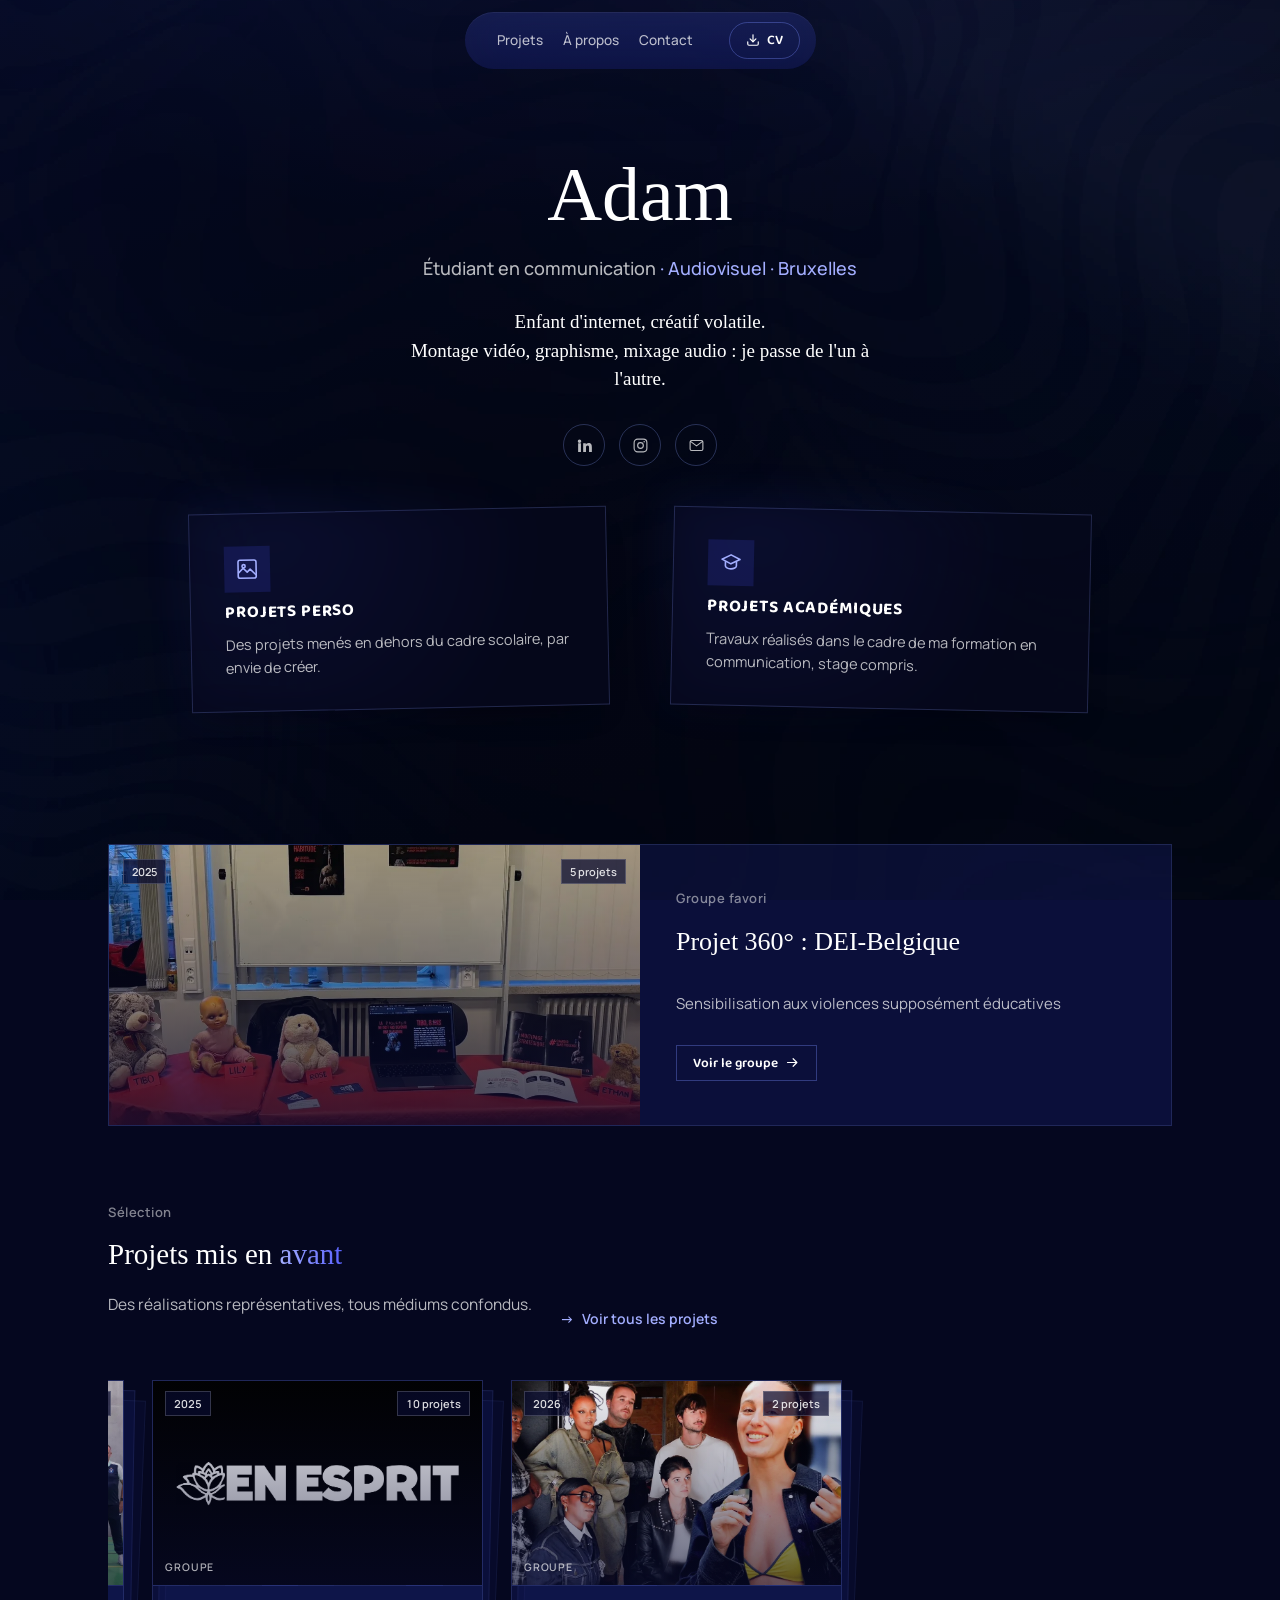
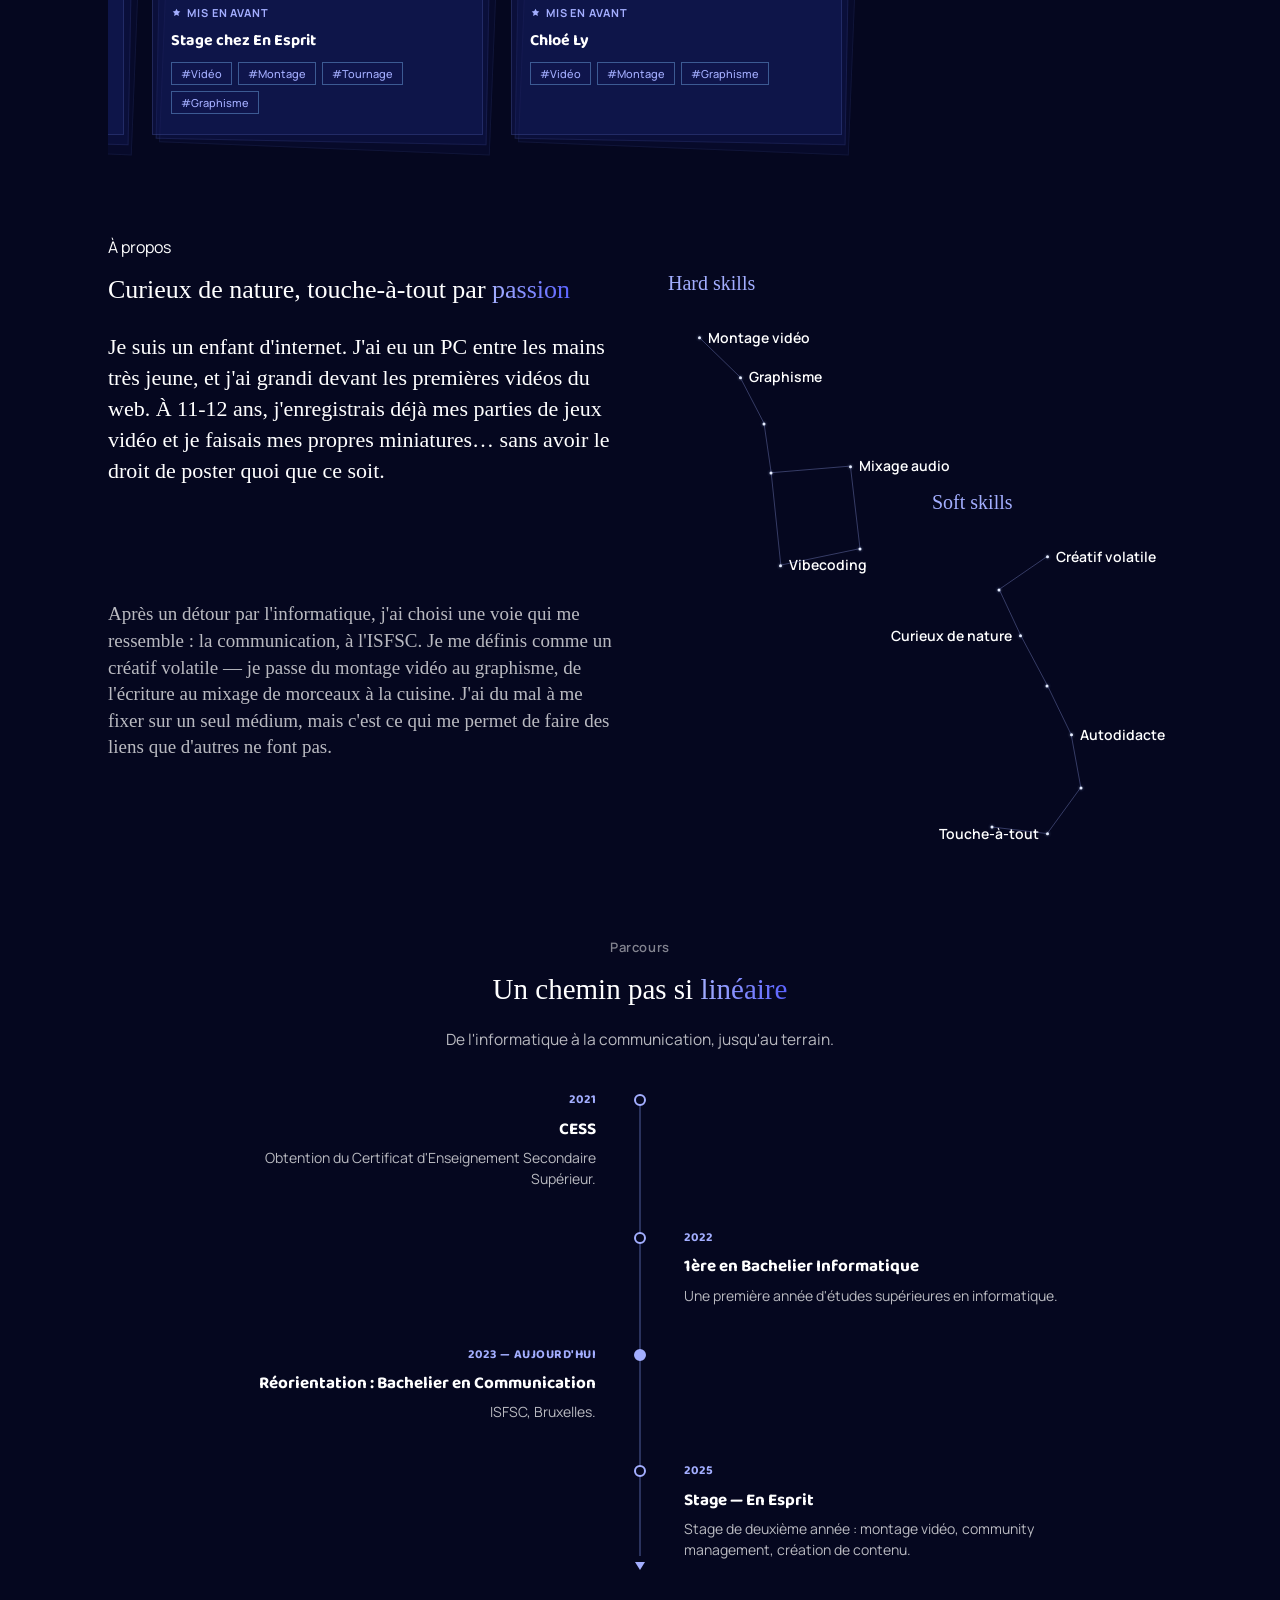
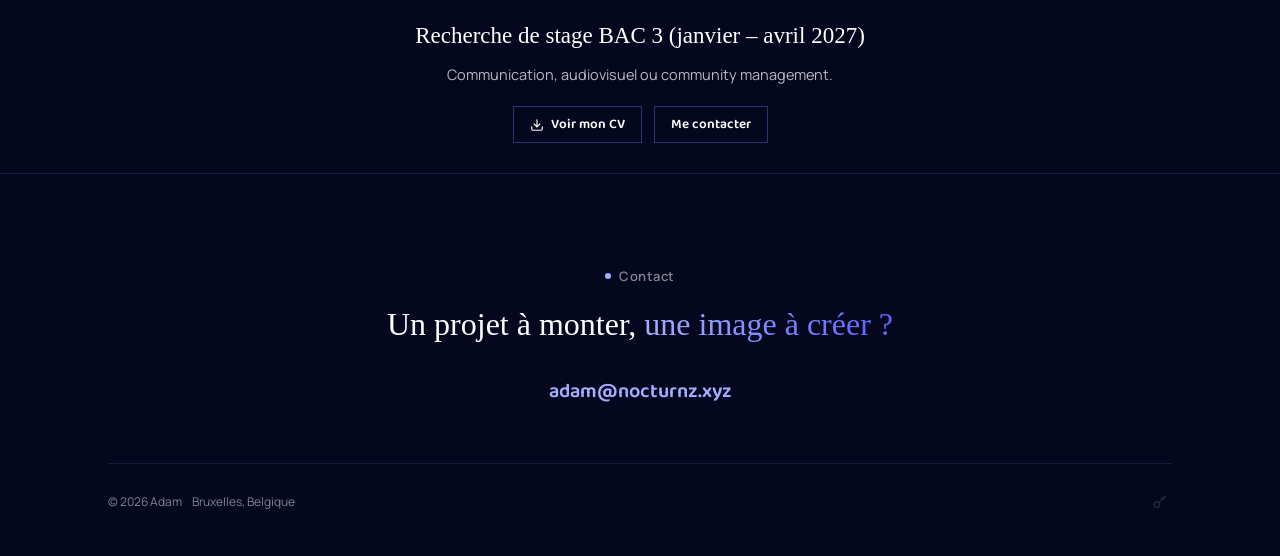
<file: index.html>
<html lang="fr">
<meta charset="UTF-8">
<meta name="viewport" content="width=device-width, initial-scale=1.0">
<title>Adam — Communication &amp; audiovisuel · Bruxelles</title>
<meta property="og:type" content="website">
<meta property="og:site_name" content="Adam">
<meta property="og:title" content="Adam — Communication &amp; audiovisuel · Bruxelles">
<meta property="og:description" content="Adam, étudiant en communication (audiovisuel) à Bruxelles : montage vidéo, graphisme, audio. Projets, parcours et contact.">
<meta property="og:image" content="https://adam.nocturnz.xyz/og.png?v=2">
<meta property="og:locale" content="fr_BE">
<meta name="twitter:card" content="summary_large_image">
<link rel="icon" type="image/svg+xml" href="favicon.svg">
<link rel="alternate icon" href="favicon.ico">
<meta name="description" content="Adam, étudiant en communication (audiovisuel) à Bruxelles : montage vidéo, graphisme, audio. Projets, parcours et contact.">
<link rel="preconnect" href="https://fonts.googleapis.com">
<link rel="preconnect" href="https://fonts.gstatic.com" crossorigin>
<link href="https://fonts.googleapis.com/css2?family=Schoolbell&family=Homemade+Apple&family=Baloo+2:wght@600;700;800&family=Manrope:wght@400;500;600;700;800&display=swap" rel="stylesheet">
<link rel="stylesheet" href="style.css?v=84">
<link rel="stylesheet" href="../ciel.css">

<div class="topo-bg"></div>
<div class="starfield" aria-hidden="true"><span></span></div>

<header class="site-nav">
  <nav class="links">
    <a href="#projets">Projets</a>
    <a href="#apropos">À propos</a>
    <a href="#contact">Contact</a>
  </nav>
  <a class="pill-btn" href="cv.pdf" data-cv-viewer aria-label="Voir le CV">
    <svg width="14" height="14" viewBox="0 0 24 24" fill="none" stroke="currentColor" stroke-width="2" stroke-linecap="round" stroke-linejoin="round"><path d="M12 15V3"/><path d="M21 15v4a2 2 0 0 1-2 2H5a2 2 0 0 1-2-2v-4"/><path d="m7 10 5 5 5-5"/></svg>
    CV
  </a>
</header>

<main id="top">

  <!-- ACCUEIL : titre + bio -->
  <section class="hero">
    <div class="wrap">
      <h1 id="js-owner">Adam</h1>
      <p class="role"><span id="js-role-main">Étudiant en communication</span> <span id="js-role-accent" class="role-accent">· Audiovisuel · Bruxelles</span></p>
      <p class="bio scramble" id="js-bio">
        Enfant d'internet, créatif volatile.<br>
        Montage vidéo 🎬, graphisme, mixage audio 🎧 : je passe de l'un à l'autre.
      </p>
      <!-- Les icônes de réseaux sociaux (email compris) sont injectées ici
           par script.js (applySocialLinks), à partir de site.socialLinks
           dans data.json — gérable depuis /admin.html. -->
      <div class="social-row"></div>

      <!-- BOUTONS : ouvrent les sous-pages de projets (perso / académique) -->
      <div class="nav-cards nav-cards-2" id="projets">
        <a class="nav-card" href="projets.html?cat=perso" data-section-card="perso">
          <span class="nc-icon"><svg viewBox="0 0 24 24" fill="none" xmlns="http://www.w3.org/2000/svg"><rect x="3" y="3" width="18" height="18" rx="2" stroke="currentColor" stroke-width="1.6"/><circle cx="8.5" cy="9" r="1.6" stroke="currentColor" stroke-width="1.6"/><path d="M3 16l5-5 4 4 3-3 6 6" stroke="currentColor" stroke-width="1.6" stroke-linejoin="round"/></svg></span>
          <span class="nc-title">Projets perso</span>
          <span class="nc-sub">Graphisme, vidéo, audio, événementiel</span>
        </a>
        <a class="nav-card" href="projets.html?cat=academique" data-section-card="academique">
          <span class="nc-icon"><svg viewBox="0 0 24 24" fill="none" xmlns="http://www.w3.org/2000/svg"><path d="M12 4l9 4.5-9 4.5-9-4.5 9-4.5z" stroke="currentColor" stroke-width="1.6" stroke-linejoin="round"/><path d="M6.5 10.6v4.4c0 1.5 2.5 3 5.5 3s5.5-1.5 5.5-3v-4.4" stroke="currentColor" stroke-width="1.6"/></svg></span>
          <span class="nc-title">Projets académiques</span>
          <span class="nc-sub">Dont le stage chez En Esprit</span>
        </a>
      </div>
    </div>
  </section>

  <!-- PROJET FAVORI (rempli depuis data.json — voir /admin.html pour le changer) -->
  <section class="projects-section" style="border-top:none;">
    <div class="wrap">
      <a class="favori-card" id="js-favori" href="projet.html"></a>
    </div>
  </section>

  <!-- PROJETS MIS EN AVANT -->
  <section class="projects-section" id="mis-en-avant">
    <div class="wrap">
      <div class="featured-heading">
        <div class="section-head">
          <span class="kicker" id="js-featured-kicker">Sélection</span>
          <h2 id="js-featured-title">Projets mis en <span class="grad-text">avant</span></h2>
          <p id="js-featured-sub">Des réalisations représentatives, tous médiums confondus.</p>
        </div>
        <a class="featured-all-link" href="projets.html"><span aria-hidden="true">→</span> Voir tous les projets</a>
      </div>
      <div class="grid" data-group="featured"></div>
    </div>
  </section>

  <!-- A PROPOS -->
  <section class="projects-section" id="apropos">
    <div class="wrap about-grid">
      <div>
        <span class="kicker" id="js-about-kicker" style="display:block;margin-bottom:10px;">À propos</span>
        <h2 id="js-about-title" style="font-size:clamp(20px,2.6vw,26px); margin-bottom:20px;">Curieux de nature, <span class="grad-text">touche-à-tout par passion</span></h2>
        <p class="about-lede scramble" data-about-index="0">
          Depuis petit, la création de contenu et l'envie de raconter des choses en ligne m'occupent —
          d'abord en autodidacte, aujourd'hui avec la rigueur d'une formation en communication.
        </p>
        <p class="about-lede scramble" data-about-index="1">
          Je navigue entre le graphisme, le montage vidéo, le mixage audio et la gestion de communautés :
          des disciplines différentes, mais un même réflexe — comprendre à qui l'on parle avant de choisir
          comment le lui dire.
        </p>
      </div>
      <div id="js-skills">
        <!-- rempli depuis site.skills (data.json) par script.js -->
        <div class="skill-block">
          <h4>Cœur de métier</h4>
          <div class="skill-card">
            <div class="name">Création de contenu</div>
            <div class="detail">Affiches, miniatures, formats courts, pochettes — de l'idée au fichier livré.</div>
          </div>
        </div>
        <div class="skill-block">
          <h4>Également</h4>
          <div class="skill-card">
            <div class="name">Graphisme</div>
            <div class="detail">Logos, cartes de visite, affiches — Photoshop / Illustrator.</div>
          </div>
          <div class="skill-card">
            <div class="name">Montage vidéo</div>
            <div class="detail">Formats YouTube, reels/TikTok, reportages — Premiere Pro.</div>
          </div>
          <div class="skill-card">
            <div class="name">Audio</div>
            <div class="detail">Écriture, enregistrement, mixage chant/rap, podcast.</div>
          </div>
        </div>
      </div>
    </div>
  </section>

  <!-- PARCOURS -->
  <section class="projects-section" id="parcours">
    <div class="wrap">
      <div class="section-head">
        <span class="kicker" id="js-parcours-kicker">Parcours</span>
        <h2 id="js-parcours-title">Un chemin <span class="grad-text">pas si linéaire</span></h2>
        <p id="js-parcours-sub">De l'informatique à la communication, jusqu'au terrain.</p>
      </div>
      <div class="timeline" id="js-timeline"></div>

      <div class="stage-cta" id="js-stage-cta">
        <h3 id="js-stage-cta-title">Stage de 3e recherché (2026 – 2027)</h3>
        <p id="js-stage-cta-text">Communication, création de contenu ou community management — CV et portfolio sur demande.</p>
        <div class="stage-cta-actions">
          <a class="pill-btn" href="cv.pdf" data-cv-viewer aria-label="Voir le CV">
            <svg width="14" height="14" viewBox="0 0 24 24" fill="none" stroke="currentColor" stroke-width="2" stroke-linecap="round" stroke-linejoin="round"><path d="M12 15V3"/><path d="M21 15v4a2 2 0 0 1-2 2H5a2 2 0 0 1-2-2v-4"/><path d="m7 10 5 5 5-5"/></svg>
            Voir mon CV
          </a>
          <a class="pill-btn" href="#contact">Me contacter</a>
        </div>
      </div>
    </div>
  </section>

</main>

<footer id="contact">
  <div class="wrap">
    <div class="contact-band">
      <span class="eyebrow" style="justify-content:center; display:flex;">Contact</span>
      <h2>Un projet à monter, <span class="grad-text">une image à créer ?</span></h2>
      <a class="contact-email js-contact-email-link" href="mailto:PLACEHOLDER@email.com">PLACEHOLDER@email.com</a>
    </div>
    <div class="foot-meta">
      <div class="foot-left">
        <span>© <span id="year"></span> Adam</span>
        <span>Bruxelles, Belgique</span>
      </div>
      <a href="admin.html" class="admin-link" aria-label="Panneau d'édition" title="Panneau d'édition">
        <svg width="15" height="15" viewBox="0 0 24 24" fill="none" xmlns="http://www.w3.org/2000/svg"><circle cx="7.5" cy="15.5" r="4.5" stroke="currentColor" stroke-width="1.6"/><path d="M11 12l9-9M15 4l3 3M18 1l3 3" stroke="currentColor" stroke-width="1.6" stroke-linecap="round" stroke-linejoin="round"/></svg>
      </a>
    </div>
  </div>
</footer>

<script src="script.js?v=72"></script>
</file>
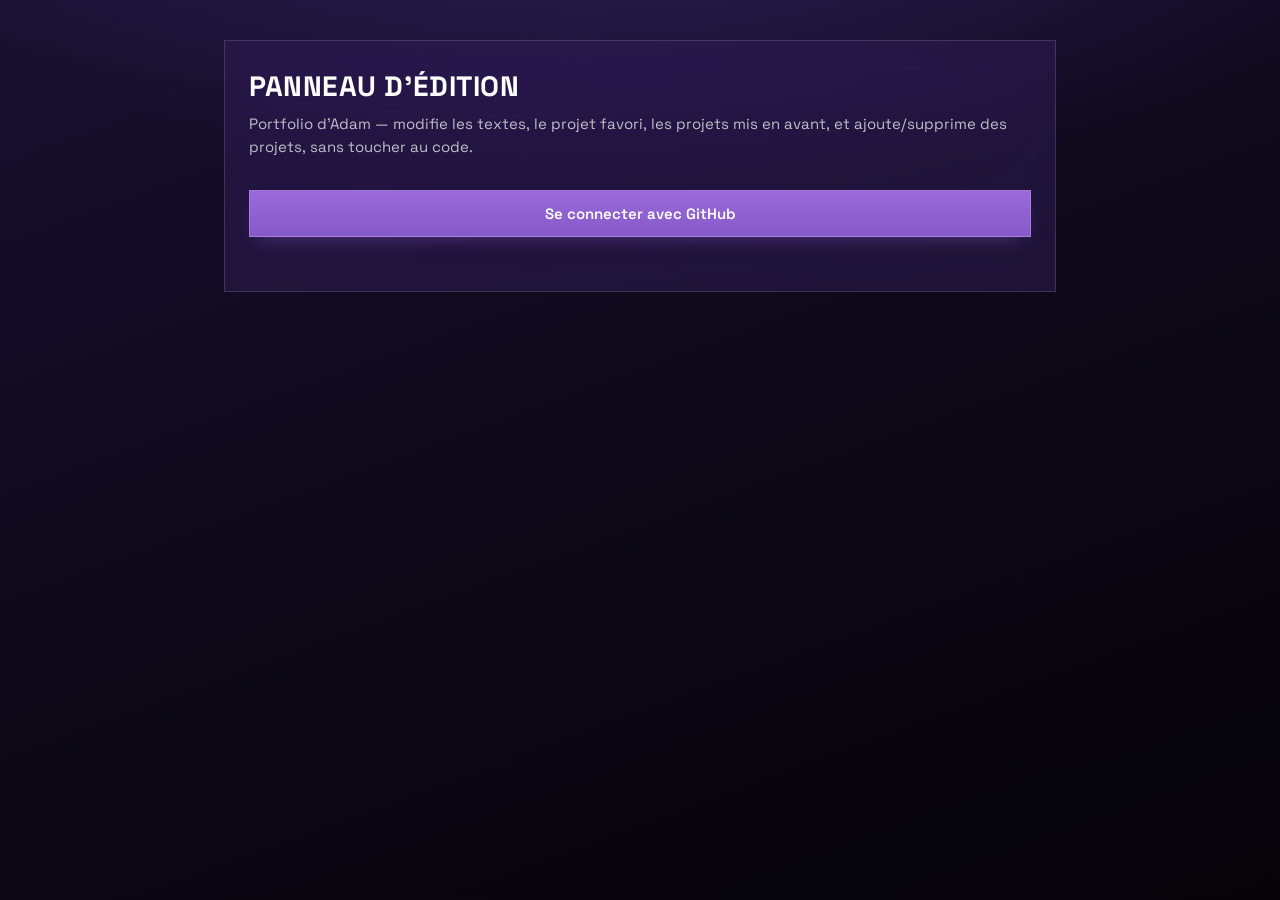
<file: admin.html>
<!doctype html>
<html lang="fr">
<head>
<meta charset="UTF-8">
<meta name="viewport" content="width=device-width, initial-scale=1.0">
<meta name="robots" content="noindex, nofollow">
<title>Admin</title>
<link rel="icon" type="image/svg+xml" href="favicon.svg">
<link rel="alternate icon" href="favicon.ico">
<link rel="preconnect" href="https://fonts.googleapis.com">
<link rel="preconnect" href="https://fonts.gstatic.com" crossorigin>
<link href="https://fonts.googleapis.com/css2?family=Space+Grotesk:wght@400;500;600;700&display=swap" rel="stylesheet">
<style>
:root{
  color-scheme: dark;
  --bg: #0a0713;
  --bg-soft: #1a1030;
  --panel: rgba(45,30,75,0.55);
  --panel-border: rgba(210,180,240,0.18);
  --text: #ffffff;
  --text-dim: rgba(255,255,255,0.72);
  --text-faint: rgba(255,255,255,0.5);
  --accent: #8659c9;
  --accent-strong: #9a6ad9;
  --accent-sky: #cbb3ec;
  --danger: #ff6b6b;
  --ok: #6bffa0;
  --line: rgba(210,180,240,0.16);
  --radius: 12px;
  --font: "Space Grotesk", ui-sans-serif, system-ui, -apple-system, sans-serif;
  --font-display: "Space Grotesk", ui-sans-serif, system-ui, sans-serif;
}
*,*::before,*::after{ box-sizing:border-box; }
body{
  margin:0; min-height:100vh;
  background:
    radial-gradient(ellipse 100% 50% at 50% -10%, rgba(110,80,220,0.24), rgba(0,0,0,0) 60%),
    linear-gradient(160deg, var(--bg-soft) 0%, var(--bg) 60%, #060409 100%);
  color: var(--text); font-family: var(--font); font-size:15px; line-height:1.5;
  -webkit-font-smoothing:antialiased;
}
a{ color: var(--accent-sky); }
.wrap{ max-width: 880px; margin:0 auto; padding: 40px 24px 100px; }
h1{ font-family: var(--font-display); font-size: clamp(22px,3.6vw,28px); margin:0 0 6px; text-transform: uppercase; letter-spacing: 0.02em; }
h2{ font-family: var(--font-display); font-size: 18px; margin: 0 0 14px; }
.subtitle{ color: var(--text-dim); margin: 0 0 32px; }
.panel{
  background: var(--panel); border: 1px solid var(--panel-border); border-radius: 0;
  padding: 24px; margin-bottom: 20px;
  backdrop-filter: blur(20px) saturate(1.6); -webkit-backdrop-filter: blur(20px) saturate(1.6);
}
label{ display:block; font-size:12.5px; font-weight:600; color: var(--text-dim); margin: 14px 0 5px; letter-spacing:0.02em; }
label:first-child{ margin-top:0; }
input[type="text"], input[type="email"], input[type="url"], input[type="number"], input[type="password"], textarea, select{
  width:100%; padding: 9px 12px; border-radius: 0; border: 1px solid var(--line);
  background: rgba(20,12,35,0.5); color: var(--text); font-family: var(--font); font-size:14px;
}
textarea{ min-height: 70px; resize: vertical; line-height:1.45; }
input:focus, textarea:focus, select:focus{ outline: 2px solid var(--accent-sky); outline-offset:1px; }
.row{ display:flex; gap:14px; flex-wrap:wrap; }
.row > *{ flex:1; min-width:140px; }
.check-row{ display:flex; align-items:center; gap:8px; margin-top:14px; }
.check-row input{ width:auto; }
.check-row label{ margin:0; }

button{
  font-family: var(--font-display); font-weight:600; font-size:14px; cursor:pointer;
  border-radius: 0; padding: 10px 18px; border: 1px solid var(--line); color: var(--text);
  background: rgba(255,255,255,0.04); transition: filter .15s ease, transform .1s ease;
}
button:hover{ filter: brightness(1.15); }
button:active{ transform: scale(0.98); }
button.primary{
  background: linear-gradient(180deg, var(--accent-strong), var(--accent));
  border-color: rgba(190,150,225,0.5); box-shadow: 0 8px 20px -10px rgba(134,89,201,0.6);
}
button.danger{ border-color: rgba(255,107,107,0.4); color: var(--danger); background: rgba(255,107,107,0.08); }
button.ghost{ background: transparent; }
button:disabled{ opacity:0.5; cursor:not-allowed; }

.status{ font-size:13.5px; margin-top:12px; min-height: 18px; }
.status.ok{ color: var(--ok); }
.status.err{ color: var(--danger); }

.topbar{ display:flex; justify-content:space-between; align-items:center; gap:16px; flex-wrap:wrap; margin-bottom: 28px; }
.topbar .actions{ display:flex; gap:10px; flex-wrap:wrap; }

.project-item{
  display:flex; justify-content:space-between; align-items:center; gap:12px;
  padding: 12px 14px; border: 1px solid var(--line); border-radius: 0; margin-bottom:8px;
  background: rgba(20,12,35,0.35);
}
.project-item .meta{ font-size:12.5px; color: var(--text-faint); margin-top:2px; }
.project-item .title{ font-weight:600; }
.project-item .tags-inline{ display:flex; gap:6px; flex-wrap:wrap; margin-top:6px; }
.project-item .tags-inline span{
  font-size:11px; color: var(--accent-sky); background: rgba(60,35,95,0.6);
  border:1px solid rgba(203,179,236,0.35); padding:1px 8px; border-radius: 0;
}
.project-item .btns{ display:flex; gap:8px; flex-shrink:0; }
.star{ color: #ffd479; margin-right:6px; }

.form-box{ border-top: 1px dashed var(--line); margin-top:16px; padding-top:16px; }
.sticky-save{
  position: sticky; bottom: 16px; display:flex; justify-content:center; margin-top: 24px; z-index: 10;
}
.sticky-save-inner{
  display:flex; align-items:center; gap:14px; background: rgba(0,0,0,0.3);
  border:1px solid rgba(255,255,255,0.1); border-radius: 0; padding: 10px 12px 10px 22px;
  backdrop-filter: blur(20px); box-shadow: 0 20px 50px -20px rgba(0,0,10,0.7);
}
/* the button inside this pill needs to be a pill itself, not the standard
   10px-radius rectangle — a square button in an oval capsule looked wrong */
.sticky-save-inner button{ border-radius: 0; }
/* l'etat est dans la pastille : il doit rester lisible sans l'etirer sans fin */
.sticky-save-inner .status{ margin:0; max-width: 46ch; text-align:right; }
.hidden{ display:none !important; }
.small{ font-size:12.5px; color: var(--text-faint); }

.hidden-badge{
  font-size:10.5px; font-weight:700; letter-spacing:0.06em; text-transform:uppercase;
  color: var(--text-faint); border:1px solid var(--line); border-radius: 0;
  padding:1px 8px; margin-left:6px; vertical-align:middle;
}
.is-hidden-asset{ opacity:0.5; }
/* icons render at text size, aligned with whatever label sits beside them */
button svg{ display:block; }
button{ display:inline-flex; align-items:center; justify-content:center; gap:7px; }
.ui-arrow{ width:15px; height:15px; flex:none; }
.project-item .btns button{ padding:8px 10px; display:inline-flex; align-items:center; justify-content:center; }
.star{ display:inline-flex; vertical-align:-2px; }
.star svg{ width:13px; height:13px; }
.asset-badge svg{ width:18px; height:18px; }
.asset-badge{
  width:64px; height:44px; flex:none; border-radius: 0; border:1px solid var(--line);
  background: rgba(20,12,35,0.6); color: var(--accent-sky);
  display:flex; align-items:center; justify-content:center; font-size:17px;
}
.asset-url{
  font-size:12px; color: var(--text-dim);
  white-space:nowrap; overflow:hidden; text-overflow:ellipsis; max-width: 340px;
}
.carousel-strip{ display:flex; flex-wrap:wrap; gap:6px; margin-top:6px; max-width:340px; }
.carousel-cell{
  position:relative; width:54px; height:54px; border-radius: 0; overflow:hidden;
  border:1px solid var(--line); flex:none;
}
.carousel-cell img{ width:100%; height:100%; object-fit:cover; display:block; }
.carousel-cell-n{
  position:absolute; left:3px; bottom:2px; font-size:10px; font-weight:700;
  color:#fff; text-shadow:0 1px 3px rgba(0,0,0,0.9);
}
.carousel-cell-btns{
  position:absolute; inset:0; display:flex; align-items:center; justify-content:center; gap:2px;
  background:rgba(20,10,35,0.72); opacity:0; transition:opacity .15s ease;
}
.carousel-cell:hover .carousel-cell-btns{ opacity:1; }
.carousel-cell-btns button{ padding:2px; width:16px; height:16px; border-radius: 0; }
.carousel-cell-btns button svg{ width:11px; height:11px; }

.stale-admin{
  position:fixed; left:50%; bottom:18px; transform:translateX(-50%); z-index:999;
  max-width:min(680px, calc(100vw - 32px));
  padding:11px 18px; border-radius: 0;
  background:rgba(255,178,127,0.16); border:1px solid rgba(255,178,127,0.55);
  color:#ffd9bd; font-size:13.5px; font-weight:600; text-align:center;
  backdrop-filter:blur(12px);
}
.color-field{
  width:100%; height:40px; padding:3px; cursor:pointer;
  background: rgba(255,255,255,0.04);
  border:1px solid var(--panel-border); border-radius: 0;
}
.asset-caption-input{
  margin-top:5px; width:100%; max-width:340px;
  padding:5px 8px; font:inherit; font-size:12.5px;
  color: var(--text); background: rgba(255,255,255,0.04);
  border:1px solid var(--line); border-radius: 0;
}
.asset-caption-input::placeholder{ color: var(--text-faint); font-style:italic; }
.asset-caption-input:focus{ outline:none; border-color: var(--accent-sky); }

/* ---------- Visual (WYSIWYG) editing view ---------- */
.view-switch{
  display:inline-flex; padding:3px; border-radius: 0;
  border:1px solid var(--line); background: rgba(20,12,35,0.5);
}
.view-tab{
  border:none; background:transparent; border-radius: 0;
  padding:7px 16px; font-size:13.5px;
}
.view-tab.is-active{
  background: linear-gradient(180deg, var(--accent-strong), var(--accent));
  box-shadow: 0 6px 16px -8px rgba(134,89,201,0.7);
}
.visual-bar{
  display:flex; justify-content:space-between; align-items:center; gap:14px; flex-wrap:wrap;
  padding:12px 16px; margin-bottom:12px;
  border:1px solid var(--panel-border); border-radius: 0; background: var(--panel);
}
.visual-bar-left{ display:flex; align-items:center; gap:10px; flex-wrap:wrap; }
.visual-bar button{ padding:7px 14px; font-size:13px; }
.visual-hint{ text-align:right; }
.visual-frame-wrap{
  border:1px solid var(--panel-border); border-radius: 0; overflow:hidden;
  background: var(--bg); height: calc(100vh - 250px); min-height: 480px;
}
#visual-frame{ width:100%; height:100%; border:none; display:block; }
/* full-bleed: the visual view needs more room than the 880px form column */
body.visual-mode .wrap{ max-width: 1400px; }

    /* Bandeau du bac a sable. Il doit se voir sans discuter : quelqu'un qui
       croirait modifier un vrai site serait mal traite. */
    #demo-bandeau{
      display:flex; align-items:center; gap:12px; flex-wrap:wrap;
      background: rgba(0,0,0,0.3); border:1px solid rgba(255,255,255,0.1);
      border-radius: 0; padding:8px 14px; margin-bottom:18px; font-size:12.5px;
    }
    #demo-bandeau span{ flex:1; min-width:260px; }
    #demo-bandeau button{ padding: 6px 12px; font-size:12.5px; }
</style>
</head>
<body>
<div class="wrap">

  <div id="login-screen" class="panel">
    <h1>Panneau d'édition</h1>
    <p class="subtitle">Portfolio d'Adam — modifie les textes, le projet favori, les projets mis en avant, et ajoute/supprime des projets, sans toucher au code.</p>

    <button class="primary" id="oauth-login-btn" type="button" style="width:100%; padding:13px; font-size:15px;">
      Se connecter avec GitHub
    </button>
    <div class="status" id="oauth-status" style="text-align:center;"></div>
  </div>

  <div id="editor-screen" class="hidden">
    <!-- Visible seulement en mode demonstration (config.json : "demo": true). -->
    <div id="demo-bandeau" class="hidden">
      <span><strong>Bac à sable.</strong> Changez ce que vous voulez : tout reste dans cet onglet,
      rien n'est enregistré nulle part. Fermez la page et il n'en reste rien.</span>
      <button class="ghost" id="demo-reset" type="button">Tout remettre à zéro</button>
    </div>
    <div class="topbar">
      <div>
        <h1 style="margin-bottom:2px;">Panneau d'édition</h1>
        <p class="small" style="margin:0;">Connecté à <strong id="repo-label"></strong></p>
      </div>
      <div class="actions">
        <div class="view-switch">
          <button class="view-tab is-active" id="view-visual-btn" type="button">Vue visuelle</button>
          <button class="view-tab" id="view-form-btn" type="button">Liste</button>
        </div>
        <a href="https://adam.nocturnz.xyz/" target="_blank" rel="noopener"><button class="ghost" type="button">Voir le site <svg class="ui-arrow" viewBox="0 0 24 24" fill="none" stroke="currentColor" stroke-width="1.9" stroke-linecap="round" stroke-linejoin="round" aria-hidden="true"><path d="M8 16L18 6M9.5 6H18v8.5"/></svg></button></a>
        <button class="ghost" id="reload-btn" type="button">Recharger depuis GitHub</button>
        <button class="ghost" id="logout-btn" type="button">Se déconnecter</button>
      </div>
    </div>

    <div id="visual-view">
      <div class="visual-bar">
        <div class="visual-bar-left">
          <button class="ghost" id="visual-home-btn" type="button">⌂ Accueil</button>
          <button class="ghost" id="visual-back-btn" type="button" disabled><svg class="ui-arrow" viewBox="0 0 24 24" fill="none" stroke="currentColor" stroke-width="1.9" stroke-linecap="round" stroke-linejoin="round" aria-hidden="true"><path d="M20 12H5M11 6l-6 6 6 6"/></svg> Retour</button>
          <span class="small" id="visual-location">Accueil</span>
        </div>
        <span class="small visual-hint">Clique sur un texte pour l'éditer · clique une vignette pour ouvrir le projet</span>
      </div>
      <div class="visual-frame-wrap">
        <iframe id="visual-frame" title="Aperçu éditable du site"></iframe>
      </div>
    </div>

    <div id="form-view" class="hidden">

    <div class="panel">
      <h2>Textes du site</h2>
      <div class="row">
        <div>
          <label for="f-owner">Prénom affiché</label>
          <input type="text" id="f-owner">
        </div>
        <div>
          <label for="f-kicker">Sous-titre (au-dessus du prénom)</label>
          <input type="text" id="f-kicker">
        </div>
      </div>
      <div class="row">
        <div>
          <label for="f-role-main">Accroche — partie principale</label>
          <input type="text" id="f-role-main">
        </div>
        <div>
          <label for="f-role-accent">Accroche — partie colorée</label>
          <input type="text" id="f-role-accent">
        </div>
      </div>
      <label for="f-bio">Bio (page d'accueil)</label>
      <textarea id="f-bio"></textarea>
      <p class="small" style="margin:4px 0 0;">Un retour à la ligne dans le texte devient un vrai saut de ligne affiché.</p>

      <label for="f-about-kicker" style="margin-top:14px;">À propos — kicker</label>
      <input type="text" id="f-about-kicker">
      <label for="f-about-title">À propos — titre</label>
      <input type="text" id="f-about-title">
      <label for="f-about-0">À propos — 1er paragraphe</label>
      <textarea id="f-about-0"></textarea>
      <label for="f-about-1">À propos — 2e paragraphe</label>
      <textarea id="f-about-1"></textarea>

      <div class="row">
        <div>
          <label for="f-email">Email de contact</label>
          <input type="email" id="f-email">
        </div>
      </div>

      <div style="display:flex; justify-content:space-between; align-items:center; margin:18px 0 4px;">
        <label style="margin:0;">Réseaux sociaux <span class="small" id="social-links-count"></span></label>
        <button class="primary" id="add-social-btn" type="button">+ Ajouter un lien</button>
      </div>
      <p class="small" style="margin:0 0 10px;">Icônes affichées sous la bio (page d'accueil), dans cet ordre, avant l'icône email.</p>
      <div id="social-links-list"></div>
    </div>

    <div class="panel">
      <h2>Section « Projets mis en avant » (accueil)</h2>
      <div class="row">
        <div>
          <label for="f-featured-kicker">Kicker</label>
          <input type="text" id="f-featured-kicker">
        </div>
        <div>
          <label for="f-featured-title">Titre</label>
          <input type="text" id="f-featured-title">
        </div>
      </div>
      <label for="f-featured-sub">Sous-texte</label>
      <textarea id="f-featured-sub"></textarea>
    </div>

    <div class="panel">
      <h2>Pages « Projets perso » / « Projets académiques »</h2>
      <p class="small" style="margin-top:-6px;">Ce texte alimente aussi les 2 cartes de l'accueil qui mènent à ces pages.</p>
      <div class="row">
        <div>
          <label for="f-section-perso-kicker">Perso — kicker</label>
          <input type="text" id="f-section-perso-kicker">
        </div>
        <div>
          <label for="f-section-perso-title">Perso — titre</label>
          <input type="text" id="f-section-perso-title">
        </div>
      </div>
      <label for="f-section-perso-desc">Perso — description</label>
      <textarea id="f-section-perso-desc"></textarea>
      <div class="row" style="margin-top:10px;">
        <div>
          <label for="f-section-academique-kicker">Académique — kicker</label>
          <input type="text" id="f-section-academique-kicker">
        </div>
        <div>
          <label for="f-section-academique-title">Académique — titre</label>
          <input type="text" id="f-section-academique-title">
        </div>
      </div>
      <label for="f-section-academique-desc">Académique — description</label>
      <textarea id="f-section-academique-desc"></textarea>
    </div>

    <div class="panel">
      <h2>Encart « Stage recherché » (sous le parcours)</h2>
      <label class="row" style="align-items:center; gap:8px; display:flex;">
        <input type="checkbox" id="f-stagecta-enabled" style="width:auto;">
        Afficher cet encart sur le site
      </label>
      <div class="row">
        <div>
          <label for="f-stagecta-kicker">Kicker</label>
          <input type="text" id="f-stagecta-kicker">
        </div>
        <div>
          <label for="f-stagecta-title">Titre</label>
          <input type="text" id="f-stagecta-title">
        </div>
      </div>
      <label for="f-stagecta-text">Texte</label>
      <textarea id="f-stagecta-text"></textarea>
    </div>

    <!-- Apparence : les couleurs et la texture vivent dans les données, pas dans
         la feuille de style. Chaque portfolio a donc la sienne. -->
    <div class="panel">
      <h2>Apparence</h2>
      <p class="small" style="margin-top:-6px;">Les couleurs s'appliquent à tout le site. L'aperçu se met à jour tout de suite.</p>

      <div class="grid-2">
        <div>
          <label for="th-bg">Fond</label>
          <input type="color" id="th-bg" class="color-field">
        </div>
        <div>
          <label for="th-bgSoft">Haut du dégradé</label>
          <input type="color" id="th-bgSoft" class="color-field">
        </div>
        <div>
          <label for="th-accent">Couleur principale</label>
          <input type="color" id="th-accent" class="color-field">
        </div>
        <div>
          <label for="th-accentSky">Couleur claire (liens, titres)</label>
          <input type="color" id="th-accentSky" class="color-field">
        </div>
        <div>
          <label for="th-text">Couleur du texte</label>
          <input type="color" id="th-text" class="color-field">
        </div>
      </div>

      <label for="th-opacity" style="margin-top:14px;">Intensité de la texture de fond</label>
      <div style="display:flex; align-items:center; gap:12px;">
        <input type="range" id="th-opacity" min="0" max="1" step="0.05" style="flex:1;">
        <span class="small" id="th-opacity-val" style="min-width:3ch;"></span>
      </div>

      <label for="th-stars" style="margin-top:14px;">Intensité du ciel étoilé</label>
      <div style="display:flex; align-items:center; gap:12px;">
        <input type="range" id="th-stars" min="0" max="1" step="0.05" style="flex:1;">
        <span class="small" id="th-stars-val" style="min-width:3ch;"></span>
      </div>
      <label for="th-starColor" style="margin-top:14px;">Couleur des étoiles</label>
      <input type="color" id="th-starColor" class="color-field">

      <label style="margin-top:14px;">Image de fond</label>
      <div style="display:flex; gap:8px; flex-wrap:wrap;">
        <button class="ghost" id="th-bg-upload-btn" type="button">Envoyer une image…</button>
        <button class="ghost" id="th-bg-clear-btn" type="button">Retirer l'image</button>
      </div>
      <input type="file" id="th-bg-upload" accept="image/*" class="hidden">
      <div class="status" id="th-bg-status"></div>
      <div class="asset-url" id="th-bg-current" style="margin-top:6px;"></div>

      <button class="ghost" id="th-reset-btn" type="button" style="margin-top:16px;">Revenir aux couleurs d'origine</button>
    </div>

    <div class="panel">
      <h2>Projet favori</h2>
      <label for="f-favori">Favori (projet ou groupe) en haut de la page d'accueil</label>
      <select id="f-favori"></select>
    </div>

    <div class="panel">
      <div style="display:flex; justify-content:space-between; align-items:center; margin-bottom:14px;">
        <h2 style="margin:0;">Parcours <span class="small" id="timeline-count"></span></h2>
        <button class="primary" id="add-timeline-btn" type="button">+ Ajouter une étape</button>
      </div>
      <div class="row">
        <div>
          <label for="f-parcours-kicker">Kicker</label>
          <input type="text" id="f-parcours-kicker">
        </div>
        <div>
          <label for="f-parcours-title">Titre</label>
          <input type="text" id="f-parcours-title">
        </div>
      </div>
      <label for="f-parcours-sub">Sous-texte</label>
      <textarea id="f-parcours-sub"></textarea>
      <p class="small" style="margin:14px 0 14px;">Affiché dans l'ordre ci-dessous, du plus ancien au plus récent. Une seule étape "en cours" à la fois (affichée avec un point plus vif sur la ligne du temps).</p>
      <div id="timeline-list"></div>

      <div class="form-box hidden" id="timeline-form-box">
        <h2 id="timeline-form-title">Ajouter une étape</h2>
        <div class="row">
          <div>
            <label for="tf-year">Année (libre — ex: "2025" ou "2023 — Aujourd'hui")</label>
            <input type="text" id="tf-year">
          </div>
          <div class="check-row" style="margin-top:26px;">
            <input type="checkbox" id="tf-current">
            <label for="tf-current">Étape "en cours"</label>
          </div>
        </div>
        <label for="tf-title">Titre</label>
        <input type="text" id="tf-title">
        <label for="tf-desc">Description</label>
        <textarea id="tf-desc"></textarea>
        <div style="margin-top:16px; display:flex; gap:10px;">
          <button class="primary" id="tf-save-btn" type="button">Enregistrer cette étape</button>
          <button class="ghost" id="tf-cancel-btn" type="button">Annuler</button>
        </div>
      </div>
    </div>

    <div class="panel">
      <div style="display:flex; justify-content:space-between; align-items:center; margin-bottom:14px;">
        <h2 style="margin:0;">Projets <span class="small" id="project-count"></span></h2>
        <button class="primary" id="add-project-btn" type="button">+ Ajouter un projet</button>
      </div>
      <p class="small" style="margin:0 0 14px;">L'étoile marque les projets mis en avant sur l'accueil (section "Projets mis en avant").</p>

      <div class="row" style="margin-bottom:16px; align-items:flex-end;">
        <div>
          <label for="filter-search" style="margin-top:0;">Recherche</label>
          <input type="text" id="filter-search" placeholder="Titre, tag...">
        </div>
        <div style="max-width:180px;">
          <label for="filter-ctx" style="margin-top:0;">Catégorie</label>
          <select id="filter-ctx">
            <option value="">Toutes</option>
            <option value="perso">Perso</option>
            <option value="academique">Académique</option>
          </select>
        </div>
        <div style="max-width:180px;">
          <label for="filter-medium" style="margin-top:0;">Médium</label>
          <select id="filter-medium">
            <option value="">Tous</option>
            <option value="graphisme">Graphisme</option>
            <option value="video">Vidéo</option>
            <option value="audio">Audio</option>
            <option value="web">Site web</option>
            <option value="social">Réseaux sociaux</option>
            <option value="event">Événementiel</option>
            <option value="ecrit">Écrit</option>
            <option value="journalisme">Journalisme</option>
            <option value="jeu">Jeu</option>
          </select>
        </div>
        <div style="max-width:180px;">
          <label for="filter-status" style="margin-top:0;">Statut</label>
          <select id="filter-status">
            <option value="">Tous</option>
            <option value="visible">Visibles</option>
            <option value="secondary">Secondaires</option>
            <option value="hidden">Masqués</option>
          </select>
        </div>
        <div style="flex:0;">
          <button class="ghost" id="filter-reset-btn" type="button" style="margin-top:0; white-space:nowrap;">Réinitialiser</button>
        </div>
      </div>

      <div id="project-list"></div>

      <div class="form-box hidden" id="project-form-box">
        <h2 id="project-form-title">Ajouter un projet</h2>
        <div class="row">
          <div>
            <label for="pf-title">Titre</label>
            <input type="text" id="pf-title">
          </div>
        </div>
        <div class="row">
          <div>
            <label for="pf-year">Année de début</label>
            <input type="number" id="pf-year" value="2025">
          </div>
          <div>
            <label for="pf-year-end">Année de fin (période, optionnel)</label>
            <input type="number" id="pf-year-end" placeholder="vide = un an seul">
          </div>
          <div class="check-row" style="margin-top:26px;">
            <input type="checkbox" id="pf-current">
            <label for="pf-current">Toujours en cours</label>
          </div>
        </div>
        <div class="row">
          <div>
            <label for="pf-ctx">Catégorie</label>
            <select id="pf-ctx">
              <option value="perso">Projets perso</option>
              <option value="academique">Projets académiques</option>
            </select>
          </div>
          <div>
            <label for="pf-medium">Médium</label>
            <select id="pf-medium">
              <option value="graphisme">Graphisme</option>
              <option value="video">Vidéo</option>
              <option value="audio">Audio</option>
              <option value="web">Site web</option>
              <option value="social">Réseaux sociaux</option>
              <option value="event">Événementiel</option>
              <option value="ecrit">Écrit</option>
            <option value="journalisme">Journalisme</option>
            <option value="jeu">Jeu</option>
            </select>
          </div>
        </div>
        <div class="row">
          <div>
            <label for="pf-group">Groupe (optionnel)</label>
            <select id="pf-group"></select>
          </div>
          <div style="display:flex; align-items:flex-end;">
            <button class="ghost" id="pf-new-group-btn" type="button">+ Nouveau groupe</button>
          </div>
        </div>
        <p class="small" style="margin:0 0 12px;">Un club, une agence — plusieurs projets rassemblés sous une seule carte (comme « Union Oasis Forest »), avec leur propre page.</p>
        <label for="pf-tags">Tags (séparés par des virgules)</label>
        <input type="text" id="pf-tags" placeholder="Graphisme, Affiche">
        <label for="pf-desc">Description courte (affichée sur la vignette)</label>
        <textarea id="pf-desc"></textarea>
        <label for="pf-preview">Aperçu animé au survol (optionnel : .gif, .webp animé, .mp4 ou .webm)</label>
        <input type="text" id="pf-preview" placeholder="images/previews/mon-projet.webp">
        <div class="check-row">
          <input type="checkbox" id="pf-featured">
          <label for="pf-featured">Mis en avant sur l'accueil</label>
        </div>
        <div class="check-row">
          <input type="checkbox" id="pf-hidden">
          <label for="pf-hidden">Masquer ce projet (invisible sur le site, conservé ici)</label>
        </div>
        <div class="check-row">
          <input type="checkbox" id="pf-secondary">
          <label for="pf-secondary">Secondaire (absent de l'accueil et des groupes, visible seulement dans un filtre : Web, Vidéo…)</label>
        </div>

        <p class="small" style="margin:18px 0 4px;">Ce qui suit est optionnel — affiché uniquement sur la page détail du projet (accessible en cliquant sur sa vignette).</p>

        <label for="pf-longdesc">Description longue (page détail — si vide, la description courte est réutilisée)</label>
        <textarea id="pf-longdesc"></textarea>

        <div class="form-box">
          <div style="display:flex; justify-content:space-between; align-items:center; margin-bottom:10px;">
            <h2 style="margin:0; font-size:15px;">Contenus du projet <span class="small" id="pf-assets-count"></span></h2>
            <div style="display:flex; gap:8px;">
              <button class="ghost" id="pf-add-image-btn" type="button">+ Image</button>
              <button class="ghost" id="pf-add-video-btn" type="button">+ Vidéo</button>
              <button class="ghost" id="pf-add-audio-btn" type="button">+ Audio</button>
              <button class="ghost" id="pf-add-web-btn" type="button">+ Site web</button>
              <button class="ghost" id="pf-add-doc-btn" type="button">+ Document</button>
              <button class="ghost" id="pf-add-doclink-btn" type="button">+ Doc en ligne</button>
              <button class="ghost" id="pf-add-carousel-btn" type="button">+ Carrousel</button>
              <button class="ghost" id="pf-add-beforeafter-btn" type="button">+ Avant / après</button>
              <button class="ghost" id="pf-add-text-btn" type="button">+ Texte</button>
            </div>
          </div>
          <p class="small" style="margin:0 0 12px;">Images, vidéos et audio affichés sur la page détail. L'œil masque un contenu sans le supprimer.</p>
          <input type="file" id="pf-images-upload" accept="image/*" multiple class="hidden">
          <div class="status" id="pf-images-upload-status"></div>
          <div id="pf-assets-list"></div>
        </div>

        <label for="pf-thumb">Miniature (image de la vignette, avant de cliquer)</label>
        <div style="display:flex; gap:10px; align-items:center;">
          <select id="pf-thumb" style="flex:1;"></select>
          <button class="ghost" id="pf-thumb-upload-btn" type="button" style="white-space:nowrap;">Envoyer une image…</button>
        </div>
        <input type="file" id="pf-thumb-upload" accept="image/*" class="hidden">
        <div class="status" id="pf-thumb-upload-status"></div>
        <div id="pf-thumb-preview" style="margin-top:10px;"></div>
        <p class="small" style="margin:6px 0 0;">La miniature peut être une image dédiée, qui n'apparaît pas dans les contenus ci-dessus.</p>

        <label for="pf-link">Lien externe (bouton "Visiter le site" sur la page détail)</label>
        <input type="url" id="pf-link" placeholder="https://...">
        <div class="check-row">
          <input type="checkbox" id="pf-embed">
          <label for="pf-embed">Afficher aussi un aperçu intégré (iframe) de ce lien — seulement si le site visé l'autorise (beaucoup de réseaux sociaux le bloquent)</label>
        </div>

        <div class="form-box">
          <div style="display:flex; justify-content:space-between; align-items:center; margin-bottom:10px;">
            <h2 style="margin:0; font-size:15px;">Sections <span class="small" id="subproject-count"></span></h2>
            <button class="ghost" id="add-subproject-btn" type="button">+ Ajouter une section</button>
          </div>
          <p class="small" style="margin:0 0 12px;">Ex: « Refonte graphique », « Community management » — des sections affichées à l'intérieur de la page de ce projet.</p>
          <div id="subproject-list"></div>

          <div class="form-box hidden" id="subproject-form-box">
            <h2 id="subproject-form-title" style="font-size:15px;">Ajouter une section</h2>
            <div class="row">
              <div>
                <label for="spf-title">Titre</label>
                <input type="text" id="spf-title">
              </div>
              <div>
                <label for="spf-medium">Médium (optionnel)</label>
                <select id="spf-medium">
                  <option value="">—</option>
                  <option value="graphisme">Graphisme</option>
                  <option value="video">Vidéo</option>
                  <option value="audio">Audio</option>
                  <option value="web">Site web</option>
                  <option value="social">Réseaux sociaux</option>
                  <option value="event">Événementiel</option>
                  <option value="ecrit">Écrit</option>
            <option value="journalisme">Journalisme</option>
            <option value="jeu">Jeu</option>
                </select>
              </div>
            </div>
            <label for="spf-desc">Description</label>
            <textarea id="spf-desc"></textarea>
            <div style="display:flex; justify-content:space-between; align-items:center; margin:16px 0 8px;">
              <strong style="font-size:13.5px;">Contenus <span class="small" id="spf-assets-count"></span></strong>
              <div style="display:flex; gap:8px;">
                <button class="ghost" id="spf-add-image-btn" type="button">+ Image</button>
                <button class="ghost" id="spf-add-video-btn" type="button">+ Vidéo</button>
                <button class="ghost" id="spf-add-audio-btn" type="button">+ Audio</button>
                <button class="ghost" id="spf-add-web-btn" type="button">+ Site web</button>
                <button class="ghost" id="spf-add-doc-btn" type="button">+ Document</button>
                <button class="ghost" id="spf-add-doclink-btn" type="button">+ Doc en ligne</button>
              <button class="ghost" id="spf-add-carousel-btn" type="button">+ Carrousel</button>
              <button class="ghost" id="spf-add-beforeafter-btn" type="button">+ Avant / après</button>
              <button class="ghost" id="spf-add-text-btn" type="button">+ Texte</button>
              </div>
            </div>
            <input type="file" id="spf-images-upload" accept="image/*" multiple class="hidden">
            <div class="status" id="spf-images-upload-status"></div>
            <div id="spf-assets-list"></div>
            <label for="spf-link">Lien externe</label>
            <input type="url" id="spf-link" placeholder="https://...">
            <div style="margin-top:14px; display:flex; gap:10px;">
              <button class="primary" id="spf-save-btn" type="button">Enregistrer cette section</button>
              <button class="ghost" id="spf-cancel-btn" type="button">Annuler</button>
            </div>
          </div>
        </div>

        <div style="margin-top:16px; display:flex; gap:10px;">
          <button class="primary" id="pf-save-btn" type="button">Enregistrer ce projet</button>
          <button class="ghost" id="pf-cancel-btn" type="button">Annuler</button>
        </div>
      </div>
    </div>

    </div><!-- /#form-view -->

    <input type="file" id="visual-image-upload" accept="image/*" multiple class="hidden">
    <input type="file" id="doc-upload" accept=".pdf,application/pdf" multiple class="hidden">

    <!-- Le message d'état vit DANS la barre flottante. Placé après elle, il ne
         devenait visible qu'au bas absolu de la page : sur une page de projet
         longue, on ne voyait jamais ni le compte à rebours ni la confirmation. -->
    <div class="sticky-save">
      <div class="sticky-save-inner">
        <span class="small" id="save-hint">Les modifications restent locales tant que tu n'as pas cliqué ici.</span>
        <span class="status" id="save-status"></span>
        <button class="primary" id="save-btn" type="button">Enregistrer sur GitHub</button>
      </div>
    </div>
  </div>

</div>

<script>
(function(){
  // Depot et relais d'authentification : lus dans config.json, pas ecrits ici.
  // Creer un autre portfolio revient alors a copier le depot et a changer ce
  // fichier — le moteur ne connait plus personne en particulier. Les valeurs
  // ci-dessous ne servent que de repli si config.json manque ou n'est pas encore
  // arrive, pour qu'une copie incomplete ne laisse pas un panneau muet.
  var REPO_OWNER = 'tristede';
  var REPO_NAME = 'portfolio';
  var BRANCH = 'main';
  // Vide pour un portfolio seul a la racine de son depot. Ce portfolio-ci
  // partage le depot avec la vitrine Starx et vit dans /adam — d'ou le champ
  // config.json "basePath", qui prefixe tout chemin ecrit sur GitHub.
  var BASE_PATH = '';
  var DATA_PATH = BASE_PATH + 'data.json';
  var TOKEN_KEY = 'portfolio_admin_pat_v1';

  // GitHub Pages sert admin.html avec max-age=600 : on peut donc travailler
  // dix minutes dans une version perimee sans que rien ne le signale — une
  // fonction annoncee comme livree parait alors simplement absente. Le panneau
  // compare donc ce qu'il execute a ce que le serveur sert, et le dit.
  var ADMIN_BUILD = '2026-10-05-a';
  (function watchAdminVersion(){
    setTimeout(function(){
      fetch('admin.html', { cache: 'no-store' })
        .then(function(r){ return r.text(); })
        .then(function(fresh){
          var m = fresh.match(/var ADMIN_BUILD = '([^']+)'/);
          if (!m || m[1] === ADMIN_BUILD) return;
          var bar = document.createElement('div');
          bar.className = 'stale-admin';
          bar.textContent = 'Une version plus recente du panneau est en ligne. Recharge avec Cmd+Shift+R — sinon tu travailles sur l\'ancienne.';
          document.body.appendChild(bar);
        })
        .catch(function(){});
    }, 1500);
  })();

  // ---- "Se connecter avec GitHub" (OAuth via a self-hosted sveltia-cms-auth
  // Cloudflare Worker — see README). The worker holds its own GITHUB_CLIENT_ID
  // server-side; the client only ever needs the worker's own /auth endpoint,
  // never GitHub's authorize URL directly (the worker sets a CSRF cookie on
  // /auth before redirecting to GitHub itself). Left empty until that Worker
  // exists; the manual-token login below always works as a fallback. ----
  var OAUTH_WORKER_URL = 'https://portfolioadamxbc.tristederk.workers.dev';

  // ---- icon set: line SVGs on currentColor, no emoji anywhere in the UI ----
  function svg(paths, extra){
    return '<svg viewBox="0 0 24 24" fill="none" stroke="currentColor" stroke-width="1.8" ' +
      'stroke-linecap="round" stroke-linejoin="round" width="15" height="15" aria-hidden="true"' +
      (extra || '') + '>' + paths + '</svg>';
  }
  var ICON = {
    dim: svg('<circle cx="12" cy="12" r="8" stroke-dasharray="3 3"/>'),
    eye: svg('<path d="M2 12s3.6-6.5 10-6.5S22 12 22 12s-3.6 6.5-10 6.5S2 12 2 12z"/><circle cx="12" cy="12" r="2.6"/>'),
    eyeOff: svg('<path d="M10.6 6.1A9.9 9.9 0 0 1 12 5.5c6.4 0 10 6.5 10 6.5a17.7 17.7 0 0 1-3.3 4.1M6.2 7.9A17.6 17.6 0 0 0 2 12s3.6 6.5 10 6.5c1.5 0 2.8-.3 4-.9"/><path d="M3 3l18 18"/>'),
    starFilled: svg('<path d="M12 3.6l2.6 5.3 5.8.8-4.2 4.1 1 5.8-5.2-2.7-5.2 2.7 1-5.8-4.2-4.1 5.8-.8z" fill="currentColor"/>'),
    star: svg('<path d="M12 3.6l2.6 5.3 5.8.8-4.2 4.1 1 5.8-5.2-2.7-5.2 2.7 1-5.8-4.2-4.1 5.8-.8z"/>'),
    heart: svg('<path d="M12 20s-7-4.4-7-9.2A4 4 0 0 1 12 8a4 4 0 0 1 7 2.8C19 15.6 12 20 12 20z"/>'),
    image: svg('<rect x="3" y="4" width="18" height="16" rx="2"/><circle cx="8.5" cy="9.5" r="1.5"/><path d="M3 16l5-4 4 3.5 3-2.5 6 5"/>'),
    crop: svg('<path d="M6 2v14a2 2 0 0 0 2 2h14"/><path d="M18 22V8a2 2 0 0 0-2-2H2"/>'),
    close: svg('<path d="M6 6l12 12M18 6L6 18"/>'),
    up: svg('<path d="M12 19V5M6 11l6-6 6 6"/>'),
    down: svg('<path d="M12 5v14M18 13l-6 6-6-6"/>'),
    dotFilled: svg('<circle cx="12" cy="12" r="8"/><circle cx="12" cy="12" r="3.6" fill="currentColor"/>'),
    dot: svg('<circle cx="12" cy="12" r="8"/>'),
    tag: svg('<path d="M20.6 13.4l-7.2 7.2a2 2 0 0 1-2.8 0l-7-7A2 2 0 0 1 3 12.2V4.6A1.6 1.6 0 0 1 4.6 3h7.6a2 2 0 0 1 1.4.6l7 7a2 2 0 0 1 0 2.8z"/><circle cx="7.8" cy="7.8" r="1.3" fill="currentColor" stroke="none"/>'),
    sliders: svg('<path d="M4 7h10M18 7h2M4 17h4M12 17h8"/><circle cx="16" cy="7" r="2"/><circle cx="10" cy="17" r="2"/>'),
    folder: svg('<path d="M3 7.5A1.5 1.5 0 0 1 4.5 6h4.2l2 2.4h8.8A1.5 1.5 0 0 1 21 9.9v7.6A1.5 1.5 0 0 1 19.5 19h-15A1.5 1.5 0 0 1 3 17.5z"/>'),
    link: svg('<path d="M10.5 13.5a4 4 0 0 0 5.7 0l2.6-2.6a4 4 0 0 0-5.7-5.7l-1.3 1.3"/><path d="M13.5 10.5a4 4 0 0 0-5.7 0l-2.6 2.6a4 4 0 0 0 5.7 5.7l1.3-1.3"/>'),
    calendar: svg('<rect x="3" y="5" width="18" height="16" rx="2"/><path d="M3 10h18M8 3v4M16 3v4"/>'),
    play: svg('<path d="M8 5.5l10 6.5-10 6.5z"/>'),
    music: svg('<path d="M9 18V6l10-2v12"/><circle cx="6.5" cy="18" r="2.5"/><circle cx="16.5" cy="16" r="2.5"/>'),
    check: svg('<path d="M20 6L9 17l-5-5"/>'),
    chevronLeft: svg('<path d="M15 5l-7 7 7 7"/>'),
    chevronRight: svg('<path d="M9 5l7 7-7 7"/>'),
    globe: svg('<circle cx="12" cy="12" r="9"/><path d="M3 12h18M12 3c2.4 2.6 3.7 5.7 3.7 9s-1.3 6.4-3.7 9c-2.4-2.6-3.7-5.7-3.7-9s1.3-6.4 3.7-9z"/>'),
    file: svg('<path d="M14 3H7a2 2 0 0 0-2 2v14a2 2 0 0 0 2 2h10a2 2 0 0 0 2-2V8z"/><path d="M14 3v5h5M9 13h6M9 17h6"/>')
  };
  // slightly larger variant for the in-page (non-frame) lists
  function iconHTML(name){ return '<span class="ico">' + (ICON[name] || '') + '</span>'; }
  var OAUTH_SCOPE = 'public_repo';

  var state = { site: {}, projects: [] };
  var editingIndex = -1; // -1 = adding new

  function $(id){ return document.getElementById(id); }

  function getToken(){ try { return localStorage.getItem(TOKEN_KEY) || ''; } catch(e){ return ''; } }
  function setToken(t){ try { localStorage.setItem(TOKEN_KEY, t); } catch(e){} }
  function clearToken(){ try { localStorage.removeItem(TOKEN_KEY); } catch(e){} }

  function b64ToUtf8(b64){
    return decodeURIComponent(Array.prototype.map.call(atob(b64), function(c){
      return '%' + ('00' + c.charCodeAt(0).toString(16)).slice(-2);
    }).join(''));
  }
  function utf8ToB64(str){
    return btoa(encodeURIComponent(str).replace(/%([0-9A-F]{2})/g, function(_, p1){
      return String.fromCharCode('0x' + p1);
    }));
  }

  function ghRequest(path, options){
    options = options || {};
    var token = getToken();
    var headers = Object.assign({
      'Authorization': 'Bearer ' + token,
      'Accept': 'application/vnd.github+json'
    }, options.headers || {});
    return fetch('https://api.github.com/repos/' + REPO_OWNER + '/' + REPO_NAME + path, Object.assign({}, options, { headers: headers }))
      .then(function(res){
        if (!res.ok){
          return res.text().then(function(body){
            var msg = 'Erreur GitHub (' + res.status + ')';
            try { var j = JSON.parse(body); if (j.message) msg += ' : ' + j.message; } catch(e){}
            throw new Error(msg);
          });
        }
        return res.json();
      });
  }

  function loadData(){
    return ghRequest('/contents/' + DATA_PATH + '?ref=' + BRANCH).then(function(file){
      // Retenu pour saveData() : un onglet resté ouvert (donc jamais rechargé)
      // garde ce sha en mémoire même si data.json change sur GitHub entre-temps
      // — c'est ce qui permet de repérer une sauvegarde partie de données perimées.
      state.loadedSha = file.sha;
      return JSON.parse(b64ToUtf8(file.content));
    });
  }

  // Toutes les écritures Git passent par la même file dans cet onglet.
  // Cela évite qu'un envoi d'image et un clic sur « Enregistrer » essaient de
  // déplacer main en même temps. Les autres onglets / terminaux restent gérés
  // par le retry optimiste plus bas.
  var writeQueue = Promise.resolve();
  function queueWrite(run){
    var task = writeQueue.then(run, run);
    writeQueue = task.catch(function(){});
    return task;
  }

  function commitEntries(entries, message){
    return queueWrite(function(){ return commitEntriesNow(entries, message, 0); });
  }

  // Ajoute toujours un nouveau commit au sommet courant. L'ancienne version
  // essayait de « remplacer » le dernier commit de la session avec force=true
  // pour garder un historique compact. C'etait la source principale des
  // non-fast-forward : le sommet pouvait bouger entre la lecture et le PATCH.
  // Quelques commits de plus valent largement mieux qu'un bouton Enregistrer
  // qui echoue.
  function commitEntriesNow(entries, message, attempt, lastTree){
    attempt = attempt || 0;
    return ghRequest('/git/ref/heads/' + BRANCH)
      .then(function(ref){
        var tipSha = ref.object.sha;
        return ghRequest('/git/commits/' + tipSha).then(function(tip){
          return ghRequest('/git/trees', {
            method: 'POST',
            body: JSON.stringify({ base_tree: tip.tree.sha, tree: entries })
          })
          .then(function(tree){
            return ghRequest('/git/commits', {
              method: 'POST',
              body: JSON.stringify({ message: message, tree: tree.sha, parents: [tipSha] })
            });
          })
          .then(function(newCommit){
            lastTree = newCommit.tree && newCommit.tree.sha;
            return ghRequest('/git/refs/heads/' + BRANCH, {
              method: 'PATCH',
              body: JSON.stringify({ sha: newCommit.sha, force: false })
            }).then(function(){ return newCommit; });
          });
        });
      })
      .catch(function(err){
        var raced = /fast forward|422|409/i.test(err.message || '');
        if (!raced) throw err;

        // Si la requete de mise a jour a abouti mais que sa reponse s'est
        // perdue, ne pas refaire le meme commit une seconde fois.
        return ghRequest('/git/ref/heads/' + BRANCH)
          .then(function(ref){ return ghRequest('/git/commits/' + ref.object.sha); })
          .then(function(tip){
            if (lastTree && tip.tree && tip.tree.sha === lastTree) return tip;

            if (attempt < 8){
              setStatus($('save-status'),
                'GitHub a bougé entre-temps — nouvel essai (' + (attempt + 1) + '/8)…', '');
              var wait = Math.min(1600, 250 * (attempt + 1)) + Math.floor(Math.random() * 250);
              return new Promise(function(r){ setTimeout(r, wait); })
                .then(function(){ return commitEntriesNow(entries, message, attempt + 1, lastTree); });
            }
            throw new Error(
              'GitHub reçoit encore des écritures concurrentes. Tes changements sont toujours dans cet onglet ; ' +
              'attends quelques secondes puis réessaie.'
            );
          });
      });
  }

  // data.json utilise l'API Contents avec le SHA du fichier charge.
  // GitHub fait ainsi le contrôle de concurrence de façon atomique : si un
  // autre onglet a modifié data.json, on refuse proprement au lieu d'écraser
  // son travail. Un commit qui ne touche qu'aux images n'empêche pas la save.
  function saveData(data, message){
    var content = utf8ToB64(JSON.stringify(data, null, 2) + '\n');
    return queueWrite(function(){
      if (!state.loadedSha){
        throw new Error('Version de data.json inconnue. Recharge le panneau puis réessaie.');
      }
      return ghRequest('/contents/' + DATA_PATH, {
        method: 'PUT',
        body: JSON.stringify({
          message: message,
          content: content,
          sha: state.loadedSha,
          branch: BRANCH
        })
      }).then(function(result){
        if (result && result.content && result.content.sha) state.loadedSha = result.content.sha;
        return result;
      }).catch(function(err){
        if (/409|422|sha|does not match|conflict/i.test(err.message || '')){
          throw new Error(
            'Le contenu a changé sur GitHub depuis l’ouverture de cette page. ' +
            'Tes modifications sont toujours ici : recharge depuis GitHub, puis réapplique-les avant d’enregistrer.'
          );
        }
        throw err;
      });
    });
  }

  // Enregistrement quand des fichiers attendent : data.json ET les images
  // vont dans UN SEUL commit (blobs -> arbre -> commit -> branche), donc une
  // seule ecriture sur la branche, au moment ou l'on clique. Seuls les fichiers
  // encore references par le contenu sont envoyes : une image ajoutee puis
  // retiree avant d'enregistrer ne finit pas orpheline dans le depot.
  function saveDataWithStaged(data, message){
    var json = JSON.stringify(data, null, 2) + '\n';
    var content = utf8ToB64(json);
    var wanted = Object.keys(stagedFiles).filter(function(p){ return json.indexOf(p) !== -1; });
    Object.keys(stagedFiles).forEach(function(p){ if (wanted.indexOf(p) === -1) delete stagedFiles[p]; });
    return queueWrite(function(){
      return ghRequest('/contents/' + DATA_PATH + '?ref=' + BRANCH).then(function(file){
        if (state.loadedSha && file.sha !== state.loadedSha){
          throw new Error(
            'Le contenu a changé sur GitHub depuis l’ouverture de cette page. ' +
            'Tes modifications sont toujours ici : recharge depuis GitHub, puis réapplique-les avant d’enregistrer.'
          );
        }
        var entries = [];
        var next = 0;
        function worker(){
          if (next >= wanted.length) return Promise.resolve();
          var rel = wanted[next++];
          return ghRequest('/git/blobs', {
            method: 'POST',
            body: JSON.stringify({ content: stagedFiles[rel].b64, encoding: 'base64' })
          }).then(function(blob){
            entries.push({ path: BASE_PATH + rel, mode: '100644', type: 'blob', sha: blob.sha });
            return worker();
          });
        }
        var lanes = [];
        for (var k = 0; k < Math.min(4, wanted.length); k++) lanes.push(worker());
        return Promise.all(lanes).then(function(){
          return ghRequest('/git/blobs', {
            method: 'POST',
            body: JSON.stringify({ content: content, encoding: 'base64' })
          });
        }).then(function(blob){
          entries.push({ path: DATA_PATH, mode: '100644', type: 'blob', sha: blob.sha });
          return commitEntriesNow(entries, message, 0).then(function(commit){
            state.loadedSha = blob.sha;
            wanted.forEach(function(p){ delete stagedFiles[p]; });
            return commit;
          });
        });
      });
    });
  }

  // ---- image upload: convert to WebP client-side (canvas) and keep it in the
  // tab; it only reaches the repo, with data.json, when the user saves. ----
  function fileToWebpBase64(file, maxDim){
    return createImageBitmap(file).then(function(bitmap){
      var scale = Math.min(1, maxDim / Math.max(bitmap.width, bitmap.height));
      var w = Math.max(1, Math.round(bitmap.width * scale));
      var h = Math.max(1, Math.round(bitmap.height * scale));
      var canvas = document.createElement('canvas');
      canvas.width = w; canvas.height = h;
      canvas.getContext('2d').drawImage(bitmap, 0, 0, w, h);
      return new Promise(function(resolve, reject){
        canvas.toBlob(function(blob){
          if (!blob){ reject(new Error('Conversion WebP impossible sur ce navigateur.')); return; }
          var reader = new FileReader();
          reader.onload = function(){ resolve(reader.result.split(',')[1]); };
          reader.onerror = function(){ reject(new Error('Lecture du fichier impossible.')); };
          reader.readAsDataURL(blob);
        }, 'image/webp', 0.85);
      });
    });
  }

  function uploadProjectImage(file, idHint, index){
    return uploadImagesBatch([file], idHint).then(function(paths){ return paths[0]; });
  }

  // Uploading N images through the Contents API means N sequential commits,
  // which crawls once you pick a dozen files. The Git Data API instead lets us
  // push every image as a blob (in parallel) and land them in ONE commit.
  // repo path -> data: URL of the bytes we just uploaded, so the editor can
  // show an image before GitHub Pages has published it
  var freshUploads = {};
  // Fichiers ajoutes depuis l'ouverture de l'onglet et pas encore sur GitHub :
  // chemin du depot -> { b64 }. Rien ne part tant que l'on ne clique pas sur
  // « Enregistrer » — un envoi d'image qui commitait seul, puis un
  // enregistrement automatique par-dessus, faisait se battre deux ecritures
  // sur la meme branche (« GitHub recoit encore des ecritures concurrentes »).
  var stagedFiles = {};

  function fileToRawBase64(file){
    return new Promise(function(resolve, reject){
      var reader = new FileReader();
      reader.onload = function(){ resolve(reader.result.split(',')[1]); };
      reader.onerror = function(){ reject(new Error('Lecture du fichier impossible.')); };
      reader.readAsDataURL(file);
    });
  }

  // kind: 'image' converts to WebP under images/; 'doc' commits the file as-is
  // under docs/, keeping its original extension.
  function uploadImagesBatch(files, idHint, onProgress, kind){
    var isDoc = kind === 'doc';
    var stamp = Date.now();
    var slug = slugify(idHint || 'projet');
    var done = 0;
    var total = files.length;
    function report(step){ if (onProgress) onProgress(done, total, step); }

    // 1. convert + upload each file as a blob, a few at a time
    var pendingB64 = new Array(total);
    // Le chemin ecrit dans le depot (prefixe par BASE_PATH) et celui que les
    // pages publiques resolvent depuis leur propre dossier (jamais prefixe)
    // ne sont pas le meme chemin des que ce portfolio ne vit pas a la racine
    // du depot — d'ou les deux tableaux au lieu d'un seul `path`.
    var relPaths = new Array(total);
    var next = 0;
    function worker(){
      if (next >= total) return Promise.resolve();
      var i = next++;
      // a plain object with .b64 is already-encoded content (rendered PDF
      // pages) — nothing to convert, just commit it
      var prep = files[i] && files[i].b64 !== undefined
        ? Promise.resolve(files[i].b64)
        : (isDoc ? fileToRawBase64(files[i]) : fileToWebpBase64(files[i], 1920));
      return prep
        .then(function(b64){
          pendingB64[i] = b64;
          var raw = files[i];
          var isPreEncoded = raw && raw.b64 !== undefined;
          var ext = isPreEncoded ? (raw.ext || '.webp')
            : (isDoc ? ((raw.name.match(/\.[a-z0-9]+$/i) || ['.pdf'])[0].toLowerCase()) : '.webp');
          var dir = isPreEncoded ? (raw.dir || 'images/') : (isDoc ? 'docs/' : 'images/');
          var relPath = dir + slug + '-' + stamp + '-' + i + ext;
          relPaths[i] = relPath;
          // Rien n'est envoye a GitHub ici : le fichier reste dans l'onglet
          // jusqu'au clic sur « Enregistrer », qui le pousse avec data.json.
          stagedFiles[relPath] = { b64: b64 };
          // GitHub Pages needs ~a minute to serve the new file, so keep the
          // local bytes around and show those in the editor meanwhile.
          // PDFs render reliably from a blob: URL, images from a data: URL
          freshUploads[relPath] = (isDoc && !isPreEncoded)
            ? URL.createObjectURL(raw)
            : 'data:' + (ext === '.webp' ? 'image/webp' : 'application/pdf') + ';base64,' + pendingB64[i];
          done++; report('upload');
          return worker();
        });
    }
    var lanes = [];
    for (var k = 0; k < Math.min(4, total); k++) lanes.push(worker());

    return Promise.all(lanes)
      .then(function(){
        return relPaths.map(function(p){
          // En demonstration rien n'est publie : un chemin de depot ne menerait
          // nulle part. On rend les octets, qui s'affichent partout.
          return MODE_DEMO ? (freshUploads[p] || p) : p;
        });
      });
  }

  function slugify(str){
    return str.toLowerCase()
      .normalize('NFD').replace(/[̀-ͯ]/g, '')
      .replace(/[^a-z0-9]+/g, '-').replace(/(^-|-$)/g, '') || 'projet';
  }
  function newUntilDate(){
    var date = new Date();
    date.setDate(date.getDate() + 30);
    return [date.getFullYear(), String(date.getMonth() + 1).padStart(2, '0'), String(date.getDate()).padStart(2, '0')].join('-');
  }
  function uniqueId(base){
    var id = base, n = 2;
    var existingIds = state.projects.map(function(p){ return p.id; });
    while (existingIds.indexOf(id) !== -1 && (editingIndex === -1 || state.projects[editingIndex].id !== id)){
      id = base + '-' + n; n++;
    }
    return id;
  }

  var CTX_LABEL = { perso: 'Perso', academique: 'Académique' };
  var MEDIUM_LABEL = { graphisme:'Graphisme', video:'Vidéo', audio:'Audio', web:'Site web', social:'Réseaux sociaux', event:'Événementiel', ecrit:'Écrit', journalisme:'Journalisme', jeu:'Jeu' };

  function projectMatchesFilter(p){
    var ctx = $('filter-ctx').value;
    var medium = $('filter-medium').value;
    var q = $('filter-search').value.trim().toLowerCase();
    var status = $('filter-status').value;
    if (ctx && p.ctx !== ctx) return false;
    if (medium && p.medium !== medium) return false;
    if (status === 'hidden' && !p.hidden) return false;
    if (status === 'secondary' && (!p.secondary || p.hidden)) return false;
    if (status === 'visible' && (p.hidden || p.secondary)) return false;
    if (q){
      var haystack = (p.title + ' ' + (p.tags||[]).join(' ') + ' ' + (p.desc||'')).toLowerCase();
      if (haystack.indexOf(q) === -1) return false;
    }
    return true;
  }

  function renderProjectList(){
    $('project-count').textContent = '(' + state.projects.length + ')';
    var list = $('project-list');
    list.innerHTML = '';
    var visibleCount = 0;
    // L'ordre affiché ici (et donc sur projets*.html) suit state.projects :
    // les flèches réordonnent dans CETTE liste filtrée, via le même
    // reordonnerArraySelonIds que le glisser-déposer de la vue visuelle —
    // sans ça, déplacer un projet avec un filtre actif ferait un bond vers
    // une position qui n'a de sens que dans la liste complète.
    var visibleIds = [];
    state.projects.forEach(function(p){
      if (projectMatchesFilter(p)) visibleIds.push(p.id);
    });
    state.projects.forEach(function(p, i){
      if (!projectMatchesFilter(p)) return;
      visibleCount++;
      var pos = visibleIds.indexOf(p.id);
      var row = document.createElement('div');
      row.className = 'project-item';
      row.innerHTML =
        '<div>' +
          '<div class="title">' + (p.featured ? '<span class="star">' + ICON.starFilled + '</span>' : '') + escapeHtml(p.title) +
            (p.hidden ? ' <span class="hidden-badge">masqué</span>' : '') +
            (p.secondary && !p.hidden ? ' <span class="hidden-badge">secondaire</span>' : '') + '</div>' +
          '<div class="meta">' + p.year + ' · ' + (CTX_LABEL[p.ctx]||p.ctx) + ' · ' + (MEDIUM_LABEL[p.medium]||p.medium) + '</div>' +
          '<div class="tags-inline">' + (p.tags||[]).map(function(t){ return '<span>#'+escapeHtml(t)+'</span>'; }).join('') + '</div>' +
        '</div>' +
        '<div class="btns">' +
          '<button class="ghost" data-action="up" data-id="'+escapeHtml(p.id)+'" type="button" title="Monter" ' + (pos === 0 ? 'disabled' : '') + '>' + ICON.up + '</button>' +
          '<button class="ghost" data-action="down" data-id="'+escapeHtml(p.id)+'" type="button" title="Descendre" ' + (pos === visibleIds.length - 1 ? 'disabled' : '') + '>' + ICON.down + '</button>' +
          '<button class="ghost" data-action="edit" data-i="'+i+'" type="button">Modifier</button>' +
          '<button class="danger" data-action="delete" data-i="'+i+'" type="button">Supprimer</button>' +
        '</div>';
      list.appendChild(row);
    });
    if (visibleCount === 0 && state.projects.length > 0){
      list.innerHTML = '<p class="small">Aucun projet ne correspond aux filtres.</p>';
    }
    if (state.projects.length > 0 && visibleCount !== state.projects.length){
      $('project-count').textContent = '(' + visibleCount + ' / ' + state.projects.length + ')';
    }
    list.querySelectorAll('button[data-action="edit"]').forEach(function(b){
      b.addEventListener('click', function(){ openProjectForm(+b.dataset.i); });
    });
    list.querySelectorAll('button[data-action="delete"]').forEach(function(b){
      b.addEventListener('click', function(){ deleteProject(+b.dataset.i); });
    });
    list.querySelectorAll('button[data-action="up"]').forEach(function(b){
      b.addEventListener('click', function(){ moveProjectInList(b.dataset.id, -1); });
    });
    list.querySelectorAll('button[data-action="down"]').forEach(function(b){
      b.addEventListener('click', function(){ moveProjectInList(b.dataset.id, 1); });
    });
    renderFavoriSelect();
  }

  // Deplace un projet d'un cran dans la liste FILTREE courante (meme logique
  // que le glisser-depose de la vue visuelle), puis reporte ce nouvel ordre
  // sur state.projects sans deranger les projets hors du filtre actif.
  function moveProjectInList(id, delta){
    var visibleIds = state.projects.filter(projectMatchesFilter).map(function(p){ return p.id; });
    var i = visibleIds.indexOf(id);
    var j = i + delta;
    if (i === -1 || j < 0 || j >= visibleIds.length) return;
    var tmp = visibleIds[i]; visibleIds[i] = visibleIds[j]; visibleIds[j] = tmp;
    reordonnerArraySelonIds(state.projects, visibleIds);
    renderProjectList();
  }

  function renderFavoriSelect(){
    var sel = $('f-favori');
    var current = sel.value ||
      (state.site.favoriGroupId ? 'group:' + state.site.favoriGroupId : state.site.favoriProjectId);
    var groupOptions = siteGroups().map(function(g){
      return '<option value="group:'+g.id+'">[Groupe] ' + escapeHtml(g.title) + '</option>';
    }).join('');
    var projectOptions = state.projects.map(function(p){
      return '<option value="'+p.id+'">' + escapeHtml(p.title) + ' (' + p.year + ')</option>';
    }).join('');
    sel.innerHTML = groupOptions + projectOptions;
    var valide = siteGroups().map(function(g){ return 'group:'+g.id; })
      .concat(state.projects.map(function(p){ return p.id; }));
    if (current && valide.indexOf(current) !== -1) sel.value = current;
  }

  function escapeHtml(s){
    return String(s).replace(/[&<>"']/g, function(c){
      return { '&':'&amp;', '<':'&lt;', '>':'&gt;', '"':'&quot;', "'":'&#39;' }[c];
    });
  }

  // ---- sub-projects: sections nested inside a project's detail page (e.g.
  // "Refonte graphique", "Community management" under one umbrella project).
  // Held in a working array scoped to whichever project form is currently
  // open, and written into that project's `subProjects` field on save. ----
  var currentSubProjects = [];
  var subEditingIndex = -1;

  function renderSubProjectList(){
    $('subproject-count').textContent = currentSubProjects.length ? '(' + currentSubProjects.length + ')' : '';
    var list = $('subproject-list');
    list.innerHTML = '';
    currentSubProjects.forEach(function(sp, i){
      var row = document.createElement('div');
      row.className = 'project-item';
      row.innerHTML =
        '<div>' +
          '<div class="title">' + escapeHtml(sp.title) + '</div>' +
          '<div class="meta">' + (MEDIUM_LABEL[sp.medium] || sp.medium || 'Sans médium') + '</div>' +
        '</div>' +
        '<div class="btns">' +
          '<button class="ghost" data-action="edit" data-i="' + i + '" type="button">Modifier</button>' +
          '<button class="danger" data-action="delete" data-i="' + i + '" type="button">Supprimer</button>' +
        '</div>';
      list.appendChild(row);
    });
    list.querySelectorAll('button[data-action="edit"]').forEach(function(b){
      b.addEventListener('click', function(){ openSubProjectForm(+b.dataset.i); });
    });
    list.querySelectorAll('button[data-action="delete"]').forEach(function(b){
      b.addEventListener('click', function(){
        if (!confirm('Supprimer cette section ?')) return;
        currentSubProjects.splice(+b.dataset.i, 1);
        renderSubProjectList();
      });
    });
  }

  function openSubProjectForm(index){
    subEditingIndex = index;
    var box = $('subproject-form-box');
    box.classList.remove('hidden');
    if (index === -1){
      $('subproject-form-title').textContent = 'Ajouter une section';
      $('spf-title').value = ''; $('spf-medium').value = ''; $('spf-desc').value = '';
      $('spf-link').value = '';
      currentSubAssets = [];
    } else {
      var sp = currentSubProjects[index];
      $('subproject-form-title').textContent = 'Modifier la section';
      $('spf-title').value = sp.title; $('spf-medium').value = sp.medium || ''; $('spf-desc').value = sp.desc || '';
      $('spf-link').value = sp.link || '';
      currentSubAssets = assetsOf(sp);
    }
    renderSubAssets();
    $('spf-images-upload').value = '';
    setStatus($('spf-images-upload-status'), '', '');
    box.scrollIntoView({ behavior:'smooth', block:'center' });
  }

  // renvoie true si le formulaire a bien été appliqué à l'état — « Enregistrer
  // sur GitHub » s'en sert pour ne pas publier en laissant une saisie de côté
  function saveSubProjectForm(){
    var title = $('spf-title').value.trim();
    if (!title){ alert('Le titre de la section est obligatoire.'); return false; }
    var sp = {
      title: title,
      medium: $('spf-medium').value,
      desc: $('spf-desc').value.trim(),
      assets: currentSubAssets,
      link: $('spf-link').value.trim()
    };
    if (subEditingIndex === -1) currentSubProjects.push(sp);
    else currentSubProjects[subEditingIndex] = sp;
    $('subproject-form-box').classList.add('hidden');
    subEditingIndex = -1;
    renderSubProjectList();
    return true;
  }

  // the thumbnail dropdown is populated from whatever is currently listed in
  // the images textarea, so it stays in sync after an upload or a manual edit.
  // ---- assets: one list per project (and per sub-project), each entry being
  // { type: 'image'|'video'|'audio', url, hidden }. Older records that stored
  // images[]/videoUrl/audioUrl separately are folded into this shape on load,
  // exactly like the public site does. ----
  var currentAssets = [];
  var currentSubAssets = [];

  function assetsOf(obj){
    if (Array.isArray(obj.assets)) return JSON.parse(JSON.stringify(obj.assets));
    var out = [];
    (obj.images || []).forEach(function(u){ out.push({ type: 'image', url: u, hidden: false }); });
    if (obj.videoUrl) out.push({ type: 'video', url: obj.videoUrl, hidden: false });
    if (obj.audioUrl) out.push({ type: 'audio', url: obj.audioUrl, hidden: false });
    return out;
  }

  var ASSET_LABEL = { image: 'Image', video: 'Vidéo', audio: 'Audio', web: 'Site web', doc: 'Document', carousel: 'Carrousel', beforeafter: 'Avant / après', text: 'Texte' };
  var ASSET_ICON = { video: ICON.play, audio: ICON.music, web: ICON.globe, doc: ICON.file, carousel: ICON.image, beforeafter: ICON.image, text: ICON.file };
  // three preset display sizes; the button cycles S -> M -> L
  var SIZE_ORDER = ['sm', 'md', 'lg'];
  var SIZE_LABEL = { sm: 'S', md: 'M', lg: 'L' };
  var SIZE_TITLE = { sm: 'Petit', md: 'Moyen', lg: 'Grand' };
  function nextSize(cur){
    return SIZE_ORDER[(SIZE_ORDER.indexOf(cur || 'md') + 1) % SIZE_ORDER.length];
  }

  function nextTextAlign(align){
    return align === 'left' ? 'center' : align === 'right' ? 'left' : 'right';
  }
  function textAlignLabel(align){ return ({left:'Gauche', right:'Droite'})[align] || 'Centre'; }

  function renderAssetList(listId, countId, assets, afterChange){
    var list = $(listId);
    $(countId).textContent = assets.length ? '(' + assets.length + ')' : '';
    list.innerHTML = '';
    if (!assets.length){
      list.innerHTML = '<p class="small" style="margin:0;">Aucun contenu pour l\'instant — utilise les boutons ci-dessus.</p>';
      return;
    }
    assets.forEach(function(a, i){
      var row = document.createElement('div');
      row.className = 'project-item' + (a.hidden ? ' is-hidden-asset' : '');
      row.innerHTML =
        '<div style="display:flex; align-items:center; gap:12px; min-width:0;">' +
          (a.type === 'image'
            ? '<img src="' + escapeHtml(a.url) + '" alt="" style="width:64px; height:44px; object-fit:cover; border-radius:6px; border:1px solid var(--line); flex:none;">'
            : '<span class="asset-badge">' + (ASSET_ICON[a.type] || ICON.file) + '</span>') +
          '<div style="min-width:0;">' +
            '<div class="meta">' + ASSET_LABEL[a.type] +
              (a.type === 'carousel' ? ' · ' + (a.urls || []).length + ' photo' + ((a.urls || []).length > 1 ? 's' : '') : '') +
              (a.hidden ? ' · masqué' : '') + '</div>' +
            (a.type === 'carousel' || a.type === 'beforeafter'
              ? '<div class="carousel-strip" data-strip-i="' + i + '"></div>'
              : a.type === 'text'
                ? '<div class="asset-url">' + escapeHtml((a.text || '').slice(0, 60) || '(texte vide — écris-le dans la vue visuelle)') + '</div>'
                : '<div class="asset-url">' + escapeHtml(a.url) + '</div>') +
            // écrit directement dans l'asset à la frappe : re-rendre la liste
            // à chaque touche ferait perdre le focus au champ
            '<input class="asset-caption-input" type="text" data-caption-i="' + i + '"' +
              ' placeholder="Légende (facultatif)" value="' + escapeHtml(a.caption || '') + '">' +
          '</div>' +
        '</div>' +
        '<div class="btns">' +
          '<button class="ghost" data-act="up" data-i="' + i + '" type="button"' + (i === 0 ? ' disabled' : '') + ' title="Monter">' + ICON.up + '</button>' +
          '<button class="ghost" data-act="down" data-i="' + i + '" type="button"' + (i === assets.length - 1 ? ' disabled' : '') + ' title="Descendre">' + ICON.down + '</button>' +
          (a.type === 'doc' && !(a.pages && a.pages.length) && /\.pdf($|\?|#)/i.test(a.url || '')
            ? '<button class="ghost" data-act="convert" data-i="' + i + '" type="button" title="Convertir en pages">PDF</button>' : '') +
          '<button class="ghost" data-act="size" data-i="' + i + '" type="button" title="Taille : ' + (SIZE_TITLE[a.size || 'md']) + '">' + SIZE_LABEL[a.size || 'md'] + '</button>' +
          (a.type === 'text' ? '<button class="ghost" data-act="align" data-i="' + i + '" type="button" title="Changer l’alignement du texte">' + ({left:'Gauche', right:'Droite'}[a.align] || 'Centre') + '</button>' : '') +
          (a.type === 'carousel' || a.type === 'beforeafter' || a.type === 'text' ? '' :
            '<button class="ghost" data-act="url" data-i="' + i + '" type="button" title="Changer l\'adresse du contenu">' + ICON.link + '</button>') +
          '<button class="ghost" data-act="toggle" data-i="' + i + '" type="button" title="' + (a.hidden ? 'Afficher' : 'Masquer') + '">' + (a.hidden ? ICON.eyeOff : ICON.eye) + '</button>' +
          '<button class="danger" data-act="del" data-i="' + i + '" type="button" title="Retirer">' + ICON.close + '</button>' +
        '</div>';
      list.appendChild(row);
    });
    // Bande de vignettes d'un carrousel : c'est ici qu'on ordonne les photos et
    // qu'on en retire, la vue liste ayant la place que la surimpression n'a pas.
    list.querySelectorAll('.carousel-strip').forEach(function(strip){
      var a = assets[+strip.dataset.stripI];
      (a.urls || []).forEach(function(u, k){
        var cell = document.createElement('div');
        cell.className = 'carousel-cell';
        cell.innerHTML =
          '<img src="' + escapeHtml(u) + '" alt="">' +
          '<div class="carousel-cell-btns">' +
            '<button class="ghost" data-c="up" type="button"' + (k === 0 ? ' disabled' : '') + ' title="Avancer">' + ICON.up + '</button>' +
            '<button class="ghost" data-c="down" type="button"' + (k === a.urls.length - 1 ? ' disabled' : '') + ' title="Reculer">' + ICON.down + '</button>' +
            '<button class="danger" data-c="del" type="button" title="Retirer cette photo">' + ICON.close + '</button>' +
          '</div>' +
          '<span class="carousel-cell-n">' + (k + 1) + '</span>';
        cell.querySelectorAll('button[data-c]').forEach(function(b){
          b.addEventListener('click', function(){
            var act = b.dataset.c, tmp;
            if (act === 'del'){
              if (a.type === 'beforeafter'){ alert('Un avant / après contient deux images.'); return; }
              if (a.urls.length <= 1){ alert('Dernière photo du carrousel — retire le carrousel entier.'); return; }
              if (!confirm('Retirer la photo ' + (k + 1) + ' du carrousel ?')) return;
              a.urls.splice(k, 1);
            }
            else if (act === 'up' && k > 0){ tmp = a.urls[k-1]; a.urls[k-1] = a.urls[k]; a.urls[k] = tmp; }
            else if (act === 'down' && k < a.urls.length - 1){ tmp = a.urls[k+1]; a.urls[k+1] = a.urls[k]; a.urls[k] = tmp; }
            if (afterChange) afterChange();
          });
        });
        strip.appendChild(cell);
      });
    });

    list.querySelectorAll('input[data-caption-i]').forEach(function(input){
      input.addEventListener('input', function(){
        var a = assets[+input.dataset.captionI];
        var v = input.value.trim();
        if (v) a.caption = v; else delete a.caption;
      });
    });
    list.querySelectorAll('button[data-act]').forEach(function(b){
      b.addEventListener('click', function(){
        var i = +b.dataset.i, act = b.dataset.act, tmp;
        if (act === 'convert'){
          convertExistingPdf(assets[i], $('pf-title').value.trim() || 'document',
            function(msg, kind){ setStatus($('pf-images-upload-status'), msg, kind); },
            function(){ if (afterChange) afterChange(); });
          return;
        }
        if (act === 'url'){ if (!editAssetUrl(assets[i])) return; }
        else if (act === 'size') assets[i].size = nextSize(assets[i].size);
        else if (act === 'align') assets[i].align = nextTextAlign(assets[i].align);
        else if (act === 'toggle') assets[i].hidden = !assets[i].hidden;
        else if (act === 'del'){ if (!confirm('Retirer ce contenu du projet ?')) return; assets.splice(i, 1); }
        else if (act === 'up' && i > 0){ tmp = assets[i-1]; assets[i-1] = assets[i]; assets[i] = tmp; }
        else if (act === 'down' && i < assets.length - 1){ tmp = assets[i+1]; assets[i+1] = assets[i]; assets[i] = tmp; }
        if (afterChange) afterChange();
      });
    });
  }

  function renderProjectAssets(){
    renderAssetList('pf-assets-list', 'pf-assets-count', currentAssets, function(){
      renderProjectAssets();
      refreshThumbOptions();
    });
  }
  function renderSubAssets(){
    renderAssetList('spf-assets-list', 'spf-assets-count', currentSubAssets, renderSubAssets);
  }

  var ASSET_PROMPT = {
    video: 'Lien vidéo — YouTube, Vimeo, TikTok (adresse ou bloc d\'intégration), ou fichier .mp4 :',
    audio: 'Lien audio (SoundCloud ou fichier .mp3/.wav) :',
    web: 'Adresse du site à intégrer (https://…) :',
    doc: 'Lien du document (PDF, Google Docs/Slides, Word…) :'
  };
  // TikTok fournit un <blockquote> de plusieurs milliers de caracteres, avec le
  // texte de la legende et un script. Le garder tel quel gonflerait data.json et
  // y ferait entrer du balisage tiers : on n'en retient que l'adresse
  // d'integration. Le site sait lire les deux formes, mais autant stocker la
  // propre. Rendu inchange pour tout le reste.
  function normalizeAssetUrl(value){
    var v = String(value || '').trim();
    var iframe = v.match(/<iframe[^>]+src=["']([^"']+)["']/i);
    if (iframe) return iframe[1];
    var tik = v.match(/data-video-id=["'](\d+)["']/) ||
              v.match(/tiktok\.com\/(?:@[\w.-]+\/video|embed(?:\/v2)?)\/(\d+)/);
    if (tik) return 'https://www.tiktok.com/embed/v2/' + tik[1];
    return v;
  }

  function promptAsset(type, assets, rerender){
    var url = prompt(ASSET_PROMPT[type] || 'Adresse :', '');
    if (!url) return;
    assets.push({ type: type, url: normalizeAssetUrl(url), hidden: false });
    rerender();
  }

  // documents are committed as-is (no conversion), through the same one-commit
  // batch path the images use
  function pickAndUploadDocs(assets, hintFn, rerender, statusEl){
    pendingDocTarget = { assets: assets, hint: hintFn, rerender: rerender, statusEl: statusEl };
    $('doc-upload').click();
  }
  var pendingDocTarget = null;

  // Converts a PDF that is already in the repo (uploaded before the page
  // conversion existed) without asking for the file again.
  function convertExistingPdf(asset, hint, say, done){
    if (!/\.pdf($|\?|#)/i.test(asset.url || '')){
      say('Ce document n\'est pas un PDF.', 'err');
      return;
    }
    say('Récupération du PDF…');
    fetch(asset.url, { cache: 'no-store' })
      .then(function(r){
        if (!r.ok) throw new Error('PDF introuvable (' + r.status + ')');
        return r.blob();
      })
      .then(function(blob){
        var file = new File([blob], (asset.url.split('/').pop() || 'document.pdf'), { type: 'application/pdf' });
        return pdfToPageImages(file, function(n, total){ say('Conversion… page ' + n + '/' + total); });
      })
      .then(function(pages){
        if (!pages.length) throw new Error('Aucune page rendue.');
        var payload = pages.map(function(p){ return { b64: p.b64, ext: '.webp', dir: 'images/' }; });
        return uploadImagesBatch(payload, hint, function(d, t, step){
          say(step === 'commit' ? 'Enregistrement…' : 'Envoi… (' + d + '/' + t + ')');
        }, 'doc');
      })
      .then(function(paths){
        asset.pages = paths;
        say('Converti (' + paths.length + ' pages)', 'ok');
        done();
      })
      .catch(function(err){ say('Échec de la conversion : ' + err.message, 'err'); });
  }

  // ---- PDF -> page images -------------------------------------------------
  // Browsers each impose their own PDF viewer chrome (toolbars we can't style
  // or hide). Rendering the pages to WebP once, at upload, gives the same
  // result everywhere and needs no viewer at all on the public site. pdf.js is
  // loaded here only, never on the site itself.
  var PDFJS_URL = 'https://cdnjs.cloudflare.com/ajax/libs/pdf.js/3.11.174/pdf.min.js';
  var PDFJS_WORKER = 'https://cdnjs.cloudflare.com/ajax/libs/pdf.js/3.11.174/pdf.worker.min.js';
  var pdfjsReady = null;
  function loadPdfJs(){
    if (pdfjsReady) return pdfjsReady;
    pdfjsReady = new Promise(function(resolve, reject){
      if (window.pdfjsLib){ resolve(window.pdfjsLib); return; }
      var s = document.createElement('script');
      s.src = PDFJS_URL;
      s.onload = function(){
        if (!window.pdfjsLib){ reject(new Error('pdf.js indisponible')); return; }
        window.pdfjsLib.GlobalWorkerOptions.workerSrc = PDFJS_WORKER;
        resolve(window.pdfjsLib);
      };
      s.onerror = function(){ reject(new Error('Impossible de charger le convertisseur PDF.')); };
      document.head.appendChild(s);
    });
    return pdfjsReady;
  }

  // returns [{ b64, width, height }] — one entry per page
  function pdfToPageImages(file, onPage){
    return loadPdfJs()
      .then(function(lib){ return file.arrayBuffer().then(function(buf){ return lib.getDocument({ data: buf }).promise; }); })
      .then(function(pdf){
        var pages = [];
        var canvas = document.createElement('canvas');
        var ctx = canvas.getContext('2d');
        function renderPage(n){
          if (n > pdf.numPages) return Promise.resolve(pages);
          return pdf.getPage(n).then(function(page){
            var base = page.getViewport({ scale: 1 });
            var scale = Math.min(2, 1600 / base.width);
            var vp = page.getViewport({ scale: scale });
            canvas.width = Math.round(vp.width);
            canvas.height = Math.round(vp.height);
            return page.render({ canvasContext: ctx, viewport: vp }).promise.then(function(){
              pages.push({ b64: canvas.toDataURL('image/webp', 0.82).split(',')[1] });
              if (onPage) onPage(n, pdf.numPages);
              return renderPage(n + 1);
            });
          });
        }
        return renderPage(1);
      });
  }

  // the thumbnail can be any image asset OR a dedicated upload that never
  // appears in the project's contents — hence the extra "(image dédiée)" entry.
  function refreshThumbOptions(preferred){
    var sel = $('pf-thumb');
    var current = preferred !== undefined ? preferred : sel.value;
    var imgs = currentAssets.filter(function(a){ return a.type === 'image'; }).map(function(a){ return a.url; });
    var html = '<option value="">Première image visible (par défaut)</option>' +
      imgs.map(function(src){ return '<option value="' + escapeHtml(src) + '">' + escapeHtml(src) + '</option>'; }).join('');
    if (current && imgs.indexOf(current) === -1){
      html += '<option value="' + escapeHtml(current) + '">' + escapeHtml(current) + ' (image dédiée)</option>';
    }
    sel.innerHTML = html;
    sel.value = current || '';
    renderThumbPreview();
  }

  function renderThumbPreview(){
    var chosen = $('pf-thumb').value;
    if (!chosen){
      var firstVisible = currentAssets.filter(function(a){ return a.type === 'image' && !a.hidden; })[0];
      chosen = firstVisible ? firstVisible.url : '';
    }
    var box = $('pf-thumb-preview');
    box.innerHTML = chosen
      ? '<img src="' + escapeHtml(chosen) + '" alt="Aperçu de la miniature" style="width:190px; aspect-ratio:16/10; object-fit:cover; border-radius:8px; border:1px solid var(--line);">'
      : '<p class="small" style="margin:0;">Aucune image — la vignette affichera le motif généré et l\'icône du médium.</p>';
  }

  // Un groupe rassemble plusieurs projets sous une seule carte (voir
  // groupCardHTML/renderProjectsPage dans script.js) ; il vit dans
  // state.site.groups — seul systeme de regroupement du site desormais.
  function siteGroups(){
    if (!Array.isArray(state.site.groups)) state.site.groups = [];
    return state.site.groups;
  }

  function groupPath(g){
    var titles = [], seen = {};
    while (g && !seen[g.id]){
      seen[g.id] = true; titles.unshift(g.title || g.id);
      var parent = g.parent;
      g = siteGroups().filter(function(x){ return x.id === parent; })[0];
    }
    return titles.join(' / ');
  }

  function canParentGroup(g, candidate){
    var seen = {};
    while (candidate){
      if (candidate.id === g.id || seen[candidate.id]) return false;
      seen[candidate.id] = true;
      var parent = candidate.parent;
      candidate = siteGroups().filter(function(x){ return x.id === parent; })[0];
    }
    return true;
  }

  function editGroupParent(g){
    var choices = siteGroups().filter(function(x){ return canParentGroup(g, x); });
    var value = prompt('Ranger « ' + g.title + ' » dans quel groupe ?\n0. Aucun — groupe principal\n' +
      choices.map(function(x, i){ return (i + 1) + '. ' + groupPath(x); }).join('\n'),
      String(g.parent ? choices.findIndex(function(x){ return x.id === g.parent; }) + 1 : 0));
    if (value === null) return;
    if (!/^\d+$/.test(value.trim())) return;
    var n = Number(value);
    if (n === 0) delete g.parent;
    else if (choices[n - 1]) g.parent = choices[n - 1].id;
    else return;
    applyAndRefresh();
  }

  function refreshGroupOptions(selected){
    var sel = $('pf-group');
    var html = '<option value="">Aucun — projet indépendant</option>' +
      siteGroups().map(function(g){
        return '<option value="' + escapeHtml(g.id) + '">' + escapeHtml(groupPath(g)) + '</option>';
      }).join('');
    sel.innerHTML = html;
    sel.value = selected || '';
  }

  $('pf-new-group-btn').addEventListener('click', function(){
    var title = prompt('Titre du nouveau groupe :', '');
    if (!title || !title.trim()) return;
    title = title.trim();
    var groups = siteGroups();
    var base = slugify(title) || 'groupe', id = base, n = 2;
    while (groups.some(function(g){ return g.id === id; })){ id = base + '-' + (n++); }
    groups.push({ id: id, kicker: '', title: title, desc: '', thumb: '', newUntil: newUntilDate() });
    refreshGroupOptions(id);
  });

  function openProjectForm(index){
    editingIndex = index;
    var box = $('project-form-box');
    box.classList.remove('hidden');
    if (index === -1){
      $('project-form-title').textContent = 'Ajouter un projet';
      $('pf-title').value = ''; $('pf-year').value = new Date().getFullYear();
      $('pf-year-end').value = ''; $('pf-current').checked = false;
      $('pf-ctx').value = 'perso'; $('pf-medium').value = 'graphisme';
      refreshGroupOptions('');
      $('pf-tags').value = ''; $('pf-desc').value = ''; $('pf-featured').checked = false;
      $('pf-hidden').checked = false; $('pf-secondary').checked = false; $('pf-preview').value = '';
      $('pf-longdesc').value = ''; $('pf-link').value = ''; $('pf-embed').checked = false;
      currentSubProjects = [];
      currentAssets = [];
      renderProjectAssets();
      refreshThumbOptions('');
    } else {
      var p = state.projects[index];
      $('project-form-title').textContent = 'Modifier le projet';
      $('pf-title').value = p.title; $('pf-year').value = p.year;
      $('pf-year-end').value = p.yearEnd || ''; $('pf-current').checked = !!p.current;
      $('pf-ctx').value = p.ctx; $('pf-medium').value = p.medium;
      refreshGroupOptions(p.group || '');
      $('pf-tags').value = (p.tags||[]).join(', '); $('pf-desc').value = p.desc || '';
      $('pf-featured').checked = !!p.featured;
      $('pf-hidden').checked = !!p.hidden; $('pf-secondary').checked = !!p.secondary; $('pf-preview').value = p.preview || '';
      $('pf-longdesc').value = p.longDesc || '';
      $('pf-link').value = p.link || '';
      $('pf-embed').checked = !!p.embed;
      currentSubProjects = JSON.parse(JSON.stringify(p.subProjects || []));
      currentAssets = assetsOf(p);
      renderProjectAssets();
      refreshThumbOptions(p.thumb || '');
    }
    $('pf-images-upload').value = '';
    $('pf-thumb-upload').value = '';
    setStatus($('pf-images-upload-status'), '', '');
    setStatus($('pf-thumb-upload-status'), '', '');
    $('subproject-form-box').classList.add('hidden');
    subEditingIndex = -1;
    renderSubProjectList();
    box.scrollIntoView({ behavior:'smooth', block:'center' });
  }

  // renvoie true si le formulaire a bien été appliqué à l'état — voir
  // saveSubProjectForm pour la raison
  function saveProjectForm(){
    var title = $('pf-title').value.trim();
    if (!title){ alert('Le titre est obligatoire.'); return false; }
    var p = {
      id: editingIndex === -1 ? uniqueId(slugify(title)) : state.projects[editingIndex].id,
      title: title,
      year: parseInt($('pf-year').value, 10) || new Date().getFullYear(),
      current: $('pf-current').checked,
      ctx: $('pf-ctx').value,
      medium: $('pf-medium').value,
      tags: $('pf-tags').value.split(',').map(function(t){ return t.trim(); }).filter(Boolean),
      desc: $('pf-desc').value.trim(),
      featured: $('pf-featured').checked,
      hidden: $('pf-hidden').checked,
      secondary: $('pf-secondary').checked,
      preview: $('pf-preview').value.trim(),
      longDesc: $('pf-longdesc').value.trim(),
      assets: currentAssets,
      link: $('pf-link').value.trim(),
      embed: $('pf-embed').checked,
      thumb: $('pf-thumb').value,
      subProjects: currentSubProjects
    };
    if (editingIndex === -1) p.newUntil = newUntilDate();
    else if (state.projects[editingIndex].newUntil) p.newUntil = state.projects[editingIndex].newUntil;
    // absent plutot que vide : un projet sans groupe n'a jamais porte ce
    // champ (voir data.json), et group === '' passerait quand meme le test
    // groupsOf(site).filter(p => p.group === g.id) pour un id vide accidentel
    var groupVal = $('pf-group').value;
    if (groupVal) p.group = groupVal;
    // le formulaire reconstruit le projet champ par champ : les reseaux se
    // gerent en vue visuelle, il faut donc les reporter sinon ils sautent
    if (editingIndex !== -1 && state.projects[editingIndex].socialLinks){
      p.socialLinks = state.projects[editingIndex].socialLinks;
    }
    // cadrage de la miniature (réglé en vue visuelle) : gardé tant que la
    // miniature ne change pas
    if (editingIndex !== -1 && state.projects[editingIndex].thumbPos &&
        state.projects[editingIndex].thumb === p.thumb){
      p.thumbPos = state.projects[editingIndex].thumbPos;
    }
    // idem pour l'annee de fin : seule une periode explicite en porte une,
    // et "en cours" la calcule a l'affichage plutot que de la figer ici
    var yearEndVal = parseInt($('pf-year-end').value, 10);
    if (yearEndVal) p.yearEnd = yearEndVal;
    if (editingIndex === -1) state.projects.push(p);
    else state.projects[editingIndex] = p;
    $('project-form-box').classList.add('hidden');
    editingIndex = -1;
    renderProjectList();
    return true;
  }

  function deleteProject(index){
    var p = state.projects[index];
    if (!confirm('Supprimer "' + p.title + '" ? (à confirmer avec "Enregistrer sur GitHub" ensuite)')) return;
    state.projects.splice(index, 1);
    renderProjectList();
  }

  // site.sections : un tableau de {id, kicker, title, desc} — cherche par id,
  // cree l'entree au vol si elle n'existe pas encore (ancien data.json).
  function section(id){
    var sections = state.site.sections || (state.site.sections = []);
    var sec = sections.filter(function(s){ return s.id === id; })[0];
    if (!sec){ sec = { id: id, kicker: '', title: '', desc: '' }; sections.push(sec); }
    return sec;
  }

  function fillFormsFromState(){
    var s = state.site;
    $('f-owner').value = s.owner || '';
    $('f-kicker').value = s.kicker || '';
    $('f-role-main').value = s.roleMain || '';
    $('f-role-accent').value = s.roleAccent || '';
    $('f-bio').value = s.bio || '';
    $('f-about-kicker').value = s.aboutKicker || '';
    $('f-about-title').value = s.aboutTitle || '';
    $('f-about-0').value = (s.aboutParagraphs && s.aboutParagraphs[0]) || '';
    $('f-about-1').value = (s.aboutParagraphs && s.aboutParagraphs[1]) || '';
    $('f-email').value = s.contactEmail || '';

    $('f-featured-kicker').value = s.featuredKicker || '';
    $('f-featured-title').value = s.featuredTitle || '';
    $('f-featured-sub').value = s.featuredSub || '';

    $('f-parcours-kicker').value = s.parcoursKicker || '';
    $('f-parcours-title').value = s.parcoursTitle || '';
    $('f-parcours-sub').value = s.parcoursSub || '';

    var secPerso = section('perso'), secAcad = section('academique');
    $('f-section-perso-kicker').value = secPerso.kicker || '';
    $('f-section-perso-title').value = secPerso.title || '';
    $('f-section-perso-desc').value = secPerso.desc || '';
    $('f-section-academique-kicker').value = secAcad.kicker || '';
    $('f-section-academique-title').value = secAcad.title || '';
    $('f-section-academique-desc').value = secAcad.desc || '';

    var cta = s.stageCta || (s.stageCta = {});
    $('f-stagecta-enabled').checked = cta.enabled !== false;
    $('f-stagecta-kicker').value = cta.kicker || '';
    $('f-stagecta-title').value = cta.title || '';
    $('f-stagecta-text').value = cta.text || '';

    if (!Array.isArray(state.site.timeline)) state.site.timeline = [];
    if (!Array.isArray(state.site.skills)) state.site.skills = [];
    if (!Array.isArray(state.site.socialLinks)){
      // migration depuis l'ancien schema a deux champs fixes (linkedin/instagram)
      state.site.socialLinks = [];
      if (s.linkedin) state.site.socialLinks.push({ platform: 'linkedin', url: s.linkedin });
      if (s.instagram) state.site.socialLinks.push({ platform: 'instagram', url: s.instagram });
      delete s.linkedin; delete s.instagram;
    }
    // idem pour l'email : avant, l'icone de la rangee etait fixe et geree a
    // part de la liste — desormais c'est une entree comme les autres
    // (platform:'email'), pour pouvoir la deplacer/supprimer depuis la meme
    // liste au lieu d'un champ separe.
    if (s.contactEmail && !state.site.socialLinks.some(function(l){ return l.platform === 'email'; })){
      state.site.socialLinks.push({ platform: 'email' });
    }
    remplirTheme();
    renderTimelineList();
    renderSocialLinksList();
    renderProjectList();
  }

  // Un formulaire encore ouvert contient une saisie qui n'est PAS dans l'état :
  // « Enregistrer ce projet » est ce qui l'y verse. Publier sans passer par là
  // jetait la saisie en silence — changer la miniature puis cliquer directement
  // « Enregistrer sur GitHub » ne publiait rien. On applique donc les
  // formulaires ouverts avant de publier, du plus imbriqué au moins imbriqué.
  // Renvoie false si une validation echoue : il ne faut alors rien publier.
  function applyOpenForms(){
    if (!$('subproject-form-box').classList.contains('hidden')){
      if (saveSubProjectForm() === false) return false;
    }
    if (!$('project-form-box').classList.contains('hidden')){
      if (saveProjectForm() === false) return false;
    }
    return true;
  }

  // Apparence. Le theme vit dans les donnees ; le site le lit et le pose en
  // variables CSS. L'apercu recoit l'etat non enregistre, il se met donc a jour
  // sans qu'on ait rien a lui dire de plus.
  var THEME_DEFAUT = {
    bg: '#080b30', bgSoft: '#0d1454', bgDeep: '#05071f',
    accent: '#4650ff', accentStrong: '#5b63ff', accentSky: '#7fc4ff',
    text: '#ffffff',
    halo: 'rgba(90,100,255,0.22)',
    bgImage: 'images/bg-hor.webp', bgImageVertical: 'images/bg-vert.webp',
    bgImageOpacity: 0.55,
    starRgb: '255, 255, 255', starsOpacity: 0
  };
  var CHAMPS_COULEUR = ['bg', 'bgSoft', 'accent', 'accentSky', 'text'];

  function theme(){
    if (!state.site.theme) state.site.theme = Object.assign({}, THEME_DEFAUT);
    return state.site.theme;
  }

  // « accentStrong » n'a pas son champ : une variante claire de la couleur
  // principale suffit, et demander deux teintes proches n'aide personne.
  function eclaircir(hex, part){
    var m = /^#?([\da-f]{2})([\da-f]{2})([\da-f]{2})$/i.exec(hex || '');
    if (!m) return hex;
    var c = [1,2,3].map(function(i){
      var v = parseInt(m[i], 16);
      return Math.round(v + (255 - v) * part);
    });
    return '#' + c.map(function(v){ return ('0' + v.toString(16)).slice(-2); }).join('');
  }

  // --star-rgb attend « r, g, b » : le nuancier du navigateur ne parle qu'hexa.
  function versTriplet(hex){
    var m = /^#?([\da-f]{2})([\da-f]{2})([\da-f]{2})$/i.exec(hex || '');
    return m ? [1,2,3].map(function(i){ return parseInt(m[i], 16); }).join(', ') : '255, 255, 255';
  }
  function versHex(triplet){
    var p = String(triplet || '').split(',').map(function(v){ return parseInt(v, 10); });
    if (p.length !== 3 || p.some(isNaN)) return '#ffffff';
    return '#' + p.map(function(v){ return ('0' + Math.max(0, Math.min(255, v)).toString(16)).slice(-2); }).join('');
  }

  function remplirTheme(){
    var t = theme();
    CHAMPS_COULEUR.forEach(function(cle){
      var el = $('th-' + cle);
      if (el) el.value = /^#[\da-f]{6}$/i.test(t[cle] || '') ? t[cle] : (THEME_DEFAUT[cle] || '#000000');
    });
    var op = t.bgImageOpacity != null ? t.bgImageOpacity : 0.55;
    $('th-opacity').value = op;
    $('th-opacity-val').textContent = Math.round(op * 100) + '%';
    // 0 est une valeur choisie, pas une valeur absente : on ne teste pas sa vérité
    var et = t.starsOpacity != null ? t.starsOpacity : 0;
    $('th-stars').value = et;
    $('th-stars-val').textContent = Math.round(et * 100) + '%';
    $('th-starColor').value = versHex(t.starRgb || '255, 255, 255');
    $('th-bg-current').textContent = t.bgImage || '(aucune image)';
  }

  function majTheme(cle, valeur){
    var t = theme();
    t[cle] = valeur;
    if (cle === 'accent') t.accentStrong = eclaircir(valeur, 0.18);
    remplirTheme();
    applyAndRefresh();
  }

  CHAMPS_COULEUR.forEach(function(cle){
    var el = $('th-' + cle);
    if (el) el.addEventListener('change', function(){ majTheme(cle, el.value); });
  });

  $('th-opacity').addEventListener('input', function(){
    $('th-opacity-val').textContent = Math.round(this.value * 100) + '%';
  });
  $('th-opacity').addEventListener('change', function(){
    majTheme('bgImageOpacity', parseFloat(this.value));
  });

  $('th-stars').addEventListener('input', function(){
    $('th-stars-val').textContent = Math.round(this.value * 100) + '%';
  });
  $('th-stars').addEventListener('change', function(){
    majTheme('starsOpacity', parseFloat(this.value));
  });
  $('th-starColor').addEventListener('change', function(){
    majTheme('starRgb', versTriplet(this.value));
  });

  $('th-bg-upload-btn').addEventListener('click', function(){ $('th-bg-upload').click(); });
  wireImageUploadInput('th-bg-upload', 'th-bg-status',
    function(){ return 'fond'; },
    function(paths){
      var t = theme();
      // une seule image : elle sert dans les deux orientations, faute de quoi il
      // faudrait en demander deux a chaque changement de decor
      t.bgImage = paths[0];
      t.bgImageVertical = paths[0];
      remplirTheme();
      applyAndRefresh();
      publishAfterUpload();
    });

  $('th-bg-clear-btn').addEventListener('click', function(){
    var t = theme();
    t.bgImage = ''; t.bgImageVertical = ''; t.bgImageOpacity = 0;
    remplirTheme();
    applyAndRefresh();
  });

  $('th-reset-btn').addEventListener('click', function(){
    if (!confirm('Revenir aux couleurs et au fond d\'origine ?')) return;
    state.site.theme = Object.assign({}, THEME_DEFAUT);
    remplirTheme();
    applyAndRefresh();
  });

  function collectStateFromForms(){
    state.site.owner = $('f-owner').value.trim();
    state.site.kicker = $('f-kicker').value.trim();
    state.site.roleMain = $('f-role-main').value.trim();
    state.site.roleAccent = $('f-role-accent').value.trim();
    state.site.bio = $('f-bio').value;
    state.site.aboutKicker = $('f-about-kicker').value.trim();
    state.site.aboutTitle = $('f-about-title').value.trim();
    state.site.aboutParagraphs = [ $('f-about-0').value, $('f-about-1').value ];
    state.site.contactEmail = $('f-email').value.trim();
    // state.site.socialLinks is kept up to date live by the social-links
    // add/delete/reorder/edit handlers below — nothing to collect here.

    state.site.featuredKicker = $('f-featured-kicker').value.trim();
    state.site.featuredTitle = $('f-featured-title').value.trim();
    state.site.featuredSub = $('f-featured-sub').value.trim();

    state.site.parcoursKicker = $('f-parcours-kicker').value.trim();
    state.site.parcoursTitle = $('f-parcours-title').value.trim();
    state.site.parcoursSub = $('f-parcours-sub').value.trim();

    var secPerso = section('perso'), secAcad = section('academique');
    secPerso.kicker = $('f-section-perso-kicker').value.trim();
    secPerso.title = $('f-section-perso-title').value.trim();
    secPerso.desc = $('f-section-perso-desc').value.trim();
    secAcad.kicker = $('f-section-academique-kicker').value.trim();
    secAcad.title = $('f-section-academique-title').value.trim();
    secAcad.desc = $('f-section-academique-desc').value.trim();

    var cta = state.site.stageCta || (state.site.stageCta = {});
    cta.enabled = $('f-stagecta-enabled').checked;
    cta.kicker = $('f-stagecta-kicker').value.trim();
    cta.title = $('f-stagecta-title').value.trim();
    cta.text = $('f-stagecta-text').value.trim();
    var favVal = $('f-favori').value;
    if (favVal.indexOf('group:') === 0){
      state.site.favoriGroupId = favVal.slice(6);
      delete state.site.favoriProjectId;
    } else {
      state.site.favoriProjectId = favVal;
      delete state.site.favoriGroupId;
    }
    // state.site.timeline is kept up to date live by the timeline
    // add/edit/delete/reorder handlers below — nothing to collect here.
  }

  var timelineEditingIndex = -1;

  function renderTimelineList(){
    var items = state.site.timeline || [];
    $('timeline-count').textContent = '(' + items.length + ')';
    var list = $('timeline-list');
    list.innerHTML = '';
    items.forEach(function(t, i){
      var row = document.createElement('div');
      row.className = 'project-item';
      row.innerHTML =
        '<div>' +
          '<div class="title">' + (t.current ? '<span class="star">' + ICON.dotFilled + '</span>' : '') + escapeHtml(t.title) + '</div>' +
          '<div class="meta">' + escapeHtml(t.year) + '</div>' +
        '</div>' +
        '<div class="btns">' +
          '<button class="ghost" data-action="up" data-i="' + i + '" type="button"' + (i === 0 ? ' disabled' : '') + ' title="Monter">' + ICON.up + '</button>' +
          '<button class="ghost" data-action="down" data-i="' + i + '" type="button"' + (i === items.length - 1 ? ' disabled' : '') + ' title="Descendre">' + ICON.down + '</button>' +
          '<button class="ghost" data-action="edit" data-i="' + i + '" type="button">Modifier</button>' +
          '<button class="danger" data-action="delete" data-i="' + i + '" type="button">Supprimer</button>' +
        '</div>';
      list.appendChild(row);
    });
    list.querySelectorAll('button[data-action="edit"]').forEach(function(b){
      b.addEventListener('click', function(){ openTimelineForm(+b.dataset.i); });
    });
    list.querySelectorAll('button[data-action="delete"]').forEach(function(b){
      b.addEventListener('click', function(){
        if (!confirm('Supprimer cette étape du parcours ?')) return;
        state.site.timeline.splice(+b.dataset.i, 1);
        renderTimelineList();
      });
    });
    list.querySelectorAll('button[data-action="up"]').forEach(function(b){
      b.addEventListener('click', function(){
        var i = +b.dataset.i;
        var arr = state.site.timeline;
        if (i > 0){ var tmp = arr[i-1]; arr[i-1] = arr[i]; arr[i] = tmp; renderTimelineList(); }
      });
    });
    list.querySelectorAll('button[data-action="down"]').forEach(function(b){
      b.addEventListener('click', function(){
        var i = +b.dataset.i;
        var arr = state.site.timeline;
        if (i < arr.length - 1){ var tmp = arr[i+1]; arr[i+1] = arr[i]; arr[i] = tmp; renderTimelineList(); }
      });
    });
  }

  var SOCIAL_PLATFORMS = [
    { value: 'linkedin', label: 'LinkedIn' },
    { value: 'instagram', label: 'Instagram' },
    { value: 'tiktok', label: 'TikTok' },
    { value: 'youtube', label: 'YouTube' },
    { value: 'x', label: 'X (Twitter)' },
    { value: 'facebook', label: 'Facebook' },
    { value: 'github', label: 'GitHub' },
    { value: 'twitch', label: 'Twitch' },
    { value: 'discord', label: 'Discord' },
    { value: 'behance', label: 'Behance' },
    { value: 'email', label: 'Email' },
    { value: 'custom', label: 'Autre (lien personnalisé)' }
  ];
  function platformLabel(v){
    var p = SOCIAL_PLATFORMS.filter(function(x){ return x.value === v; })[0];
    return p ? p.label : v;
  }

  function renderSocialLinksList(){
    var items = state.site.socialLinks || (state.site.socialLinks = []);
    $('social-links-count').textContent = '(' + items.length + ')';
    var list = $('social-links-list');
    list.innerHTML = '';
    items.forEach(function(link, i){
      var row = document.createElement('div');
      row.className = 'project-item';
      var options = SOCIAL_PLATFORMS.map(function(p){
        return '<option value="' + p.value + '"' + (p.value === link.platform ? ' selected' : '') + '>' + escapeHtml(p.label) + '</option>';
      }).join('');
      row.innerHTML =
        '<div style="flex:1; display:flex; flex-wrap:wrap; gap:8px; align-items:center;">' +
          '<select data-role="platform" data-i="' + i + '" style="width:auto;">' + options + '</select>' +
          (link.platform === 'email'
            ? '<span class="small" style="flex:1;">Utilise l\'email de contact ci-dessus' +
              (state.site.contactEmail ? ' (' + escapeHtml(state.site.contactEmail) + ')' : ' — à renseigner') + '</span>'
            : '<input type="url" data-role="url" data-i="' + i + '" placeholder="https://..." value="' + escapeHtml(link.url || '') + '" style="flex:1; min-width:180px;">') +
          (link.platform === 'custom'
            ? '<input type="text" data-role="label" data-i="' + i + '" placeholder="Nom (ex : Behance)" value="' + escapeHtml(link.label || '') + '" style="width:160px;">'
            : '') +
        '</div>' +
        '<div class="btns">' +
          '<button class="ghost" data-action="up" data-i="' + i + '" type="button"' + (i === 0 ? ' disabled' : '') + ' title="Monter">' + ICON.up + '</button>' +
          '<button class="ghost" data-action="down" data-i="' + i + '" type="button"' + (i === items.length - 1 ? ' disabled' : '') + ' title="Descendre">' + ICON.down + '</button>' +
          '<button class="danger" data-action="delete" data-i="' + i + '" type="button">Supprimer</button>' +
        '</div>';
      list.appendChild(row);
    });
    list.querySelectorAll('select[data-role="platform"]').forEach(function(sel){
      sel.addEventListener('change', function(){
        items[+sel.dataset.i].platform = sel.value;
        renderSocialLinksList();
      });
    });
    list.querySelectorAll('input[data-role="url"]').forEach(function(inp){
      inp.addEventListener('input', function(){ items[+inp.dataset.i].url = inp.value.trim(); });
    });
    list.querySelectorAll('input[data-role="label"]').forEach(function(inp){
      inp.addEventListener('input', function(){ items[+inp.dataset.i].label = inp.value.trim(); });
    });
    list.querySelectorAll('button[data-action="delete"]').forEach(function(b){
      b.addEventListener('click', function(){
        if (!confirm('Supprimer le lien ' + platformLabel(items[+b.dataset.i].platform) + ' ?')) return;
        items.splice(+b.dataset.i, 1);
        renderSocialLinksList();
      });
    });
    list.querySelectorAll('button[data-action="up"]').forEach(function(b){
      b.addEventListener('click', function(){
        var i = +b.dataset.i;
        if (i > 0){ var tmp = items[i-1]; items[i-1] = items[i]; items[i] = tmp; renderSocialLinksList(); }
      });
    });
    list.querySelectorAll('button[data-action="down"]').forEach(function(b){
      b.addEventListener('click', function(){
        var i = +b.dataset.i;
        if (i < items.length - 1){ var tmp = items[i+1]; items[i+1] = items[i]; items[i] = tmp; renderSocialLinksList(); }
      });
    });
  }

  function openTimelineForm(index){
    timelineEditingIndex = index;
    var box = $('timeline-form-box');
    box.classList.remove('hidden');
    if (index === -1){
      $('timeline-form-title').textContent = 'Ajouter une étape';
      $('tf-year').value = ''; $('tf-title').value = ''; $('tf-desc').value = ''; $('tf-current').checked = false;
    } else {
      var t = state.site.timeline[index];
      $('timeline-form-title').textContent = 'Modifier l\'étape';
      $('tf-year').value = t.year; $('tf-title').value = t.title; $('tf-desc').value = t.desc || ''; $('tf-current').checked = !!t.current;
    }
    box.scrollIntoView({ behavior:'smooth', block:'center' });
  }

  function saveTimelineForm(){
    var title = $('tf-title').value.trim();
    var year = $('tf-year').value.trim();
    if (!title || !year){ alert('Année et titre sont obligatoires.'); return; }
    var t = { year: year, title: title, desc: $('tf-desc').value.trim(), current: $('tf-current').checked };
    // only one "current" step at a time
    if (t.current) state.site.timeline.forEach(function(x){ x.current = false; });
    if (timelineEditingIndex === -1) state.site.timeline.push(t);
    else state.site.timeline[timelineEditingIndex] = t;
    $('timeline-form-box').classList.add('hidden');
    timelineEditingIndex = -1;
    renderTimelineList();
  }

  function setStatus(el, text, kind){
    el.textContent = text;
    el.className = 'status' + (kind ? ' ' + kind : '');
    // dans la barre flottante, l'etat remplace la consigne : les deux cote a
    // cote allongeraient la pastille au point de la faire deborder
    if (el.id === 'save-status'){
      var hint = document.getElementById('save-hint');
      if (hint) hint.style.display = text ? 'none' : '';
    }
  }

  function showEditor(){
    $('login-screen').classList.add('hidden');
    $('editor-screen').classList.remove('hidden');
    // demarreDemo() remplace #repo-label par un message fixe (« Panneau de
    // démonstration ») en detruisant l'element lui-meme, pour que rien ici ne
    // l'ecrase — d'ou la garde : sans elle, la vue visuelle ne s'affichait
    // jamais dans le bac a sable.
    var repoLabel = $('repo-label');
    if (repoLabel) repoLabel.textContent = REPO_OWNER + '/' + REPO_NAME;
    // the visual editor is the default way in; the list view stays a click away
    showView('visual');
  }
  function showLogin(){
    $('editor-screen').classList.add('hidden');
    $('login-screen').classList.remove('hidden');
  }

  function connectAndLoad(token, statusEl){
    statusEl = statusEl || $('oauth-status');
    setToken(token);
    setStatus(statusEl, 'Connexion…', '');
    return loadData().then(function(data){
      state.site = data.site || {};
      state.projects = data.projects || [];
      rememberSaved();
      fillFormsFromState();
      showEditor();
      return restoreDraftIfAny();
    }).catch(function(err){
      setStatus(statusEl, err.message || 'Échec de connexion — vérifie le token.', 'err');
    });
  }

  // ---- OAuth popup flow, compatible with the sveltia-cms-auth Worker protocol:
  // popup announces itself with 'authorizing:github', we echo it back as a
  // handshake ack, then it replies with 'authorization:github:success:{...}'
  // (or an ':error:' variant) containing the real token. ----
  function loginWithGithubOAuth(){
    return new Promise(function(resolve, reject){
      if (!OAUTH_WORKER_URL){
        reject(new Error('OAuth pas configuré.'));
        return;
      }
      var width = 600, height = 700;
      var left = Math.round((screen.width - width) / 2);
      var top = Math.round((screen.height - height) / 2);
      // hit the worker's own /auth endpoint (NOT github.com's authorize URL
      // directly) — it holds the client ID/secret server-side and sets a
      // CSRF cookie before redirecting the popup on to GitHub itself.
      var authUrl = OAUTH_WORKER_URL.replace(/\/$/, '') + '/auth' +
        '?provider=github' +
        '&site_id=' + encodeURIComponent(window.location.hostname) +
        '&scope=' + encodeURIComponent(OAUTH_SCOPE);
      var popup = window.open(authUrl, 'github-oauth', 'width=' + width + ',height=' + height + ',top=' + top + ',left=' + left);
      if (!popup){
        reject(new Error('Le popup a été bloqué par le navigateur — autorise les popups pour ce site et réessaie.'));
        return;
      }

      var settled = false;
      function handleMessage(e){
        var data = e.data;
        console.log('[oauth] message from', e.origin, ':', data);
        if (typeof data !== 'string') return;
        if (data === 'authorizing:github'){
          popup.postMessage('authorizing:github', '*');
          return;
        }
        if (data.indexOf('authorization:github:success:') === 0){
          settled = true;
          window.removeEventListener('message', handleMessage);
          var payload = JSON.parse(data.slice('authorization:github:success:'.length));
          try { popup.close(); } catch(e2){}
          resolve(payload.token);
          return;
        }
        if (data.indexOf('authorization:github:error:') === 0){
          settled = true;
          window.removeEventListener('message', handleMessage);
          var errPayload = JSON.parse(data.slice('authorization:github:error:'.length));
          try { popup.close(); } catch(e2){}
          reject(new Error(errPayload.error || 'Échec de connexion GitHub.'));
          return;
        }
      }
      window.addEventListener('message', handleMessage);

      var closeCheck = setInterval(function(){
        if (popup.closed){
          clearInterval(closeCheck);
          if (!settled){
            window.removeEventListener('message', handleMessage);
            reject(new Error('Fenêtre de connexion fermée avant la fin.'));
          }
        }
      }, 500);
    });
  }

  if (!OAUTH_WORKER_URL){
    $('oauth-login-btn').disabled = true;
  }

  $('oauth-login-btn').addEventListener('click', function(){
    setStatus($('oauth-status'), 'Connexion à GitHub…', '');
    loginWithGithubOAuth().then(function(token){
      return connectAndLoad(token, $('oauth-status'));
    }).catch(function(err){
      setStatus($('oauth-status'), err.message, 'err');
    });
  });

  $('logout-btn').addEventListener('click', function(){
    // La demonstration partage l'origine du vrai panneau : effacer le jeton
    // deconnecterait Adam de son propre portfolio.
    if (MODE_DEMO){ location.reload(); return; }
    clearToken();
    showLogin();
    setStatus($('oauth-status'), '', '');
  });

  $('reload-btn').addEventListener('click', function(){
    // Plus rien n'est publie tant qu'on ne l'a pas demande : recharger efface
    // donc des modifications qui n'existent nulle part ailleurs.
    if (!MODE_DEMO && savedSnapshot !== null &&
        (Object.keys(stagedFiles).length || snapshotState() !== savedSnapshot) &&
        !confirm('Recharger efface ton brouillon : tes modifications non enregistrées et les images ajoutées. Continuer ?')) return;
    setStatus($('save-status'), MODE_DEMO ? 'Retour en arrière…' : 'Rechargement…', '');
    loadData().then(function(data){
      state.site = data.site || {};
      state.projects = data.projects || [];
      stagedFiles = {};
      rememberSaved();
      clearDraft();
      fillFormsFromState();
      setStatus($('save-status'), (MODE_DEMO ? 'Revenu au dernier état appliqué.' : 'Recharge depuis GitHub — les modifications non enregistrées ont été perdues.'), 'ok');
    }).catch(function(err){
      setStatus($('save-status'), err.message, 'err');
    });
  });

  $('filter-search').addEventListener('input', renderProjectList);
  $('filter-ctx').addEventListener('change', renderProjectList);
  $('filter-medium').addEventListener('change', renderProjectList);
  $('filter-status').addEventListener('change', renderProjectList);
  $('filter-reset-btn').addEventListener('click', function(){
    $('filter-search').value = ''; $('filter-ctx').value = ''; $('filter-medium').value = ''; $('filter-status').value = '';
    renderProjectList();
  });

  // uploads each picked file (converted to WebP) and hands the resulting repo
  // paths to `onUploaded` — used both for asset lists and the thumbnail slot.
  function wireImageUploadInput(inputId, statusId, idHintFn, onUploaded){
    $(inputId).addEventListener('change', function(e){
      var files = Array.prototype.slice.call(e.target.files || []);
      if (!files.length) { nextUploadIsBeforeAfter = false; nextUploadIsCarousel = false; return; }
      if (nextUploadIsBeforeAfter && files.length !== 2){ nextUploadIsBeforeAfter = false; e.target.value = ''; alert('Sélectionne exactement deux images : avant puis après.'); return; }
      var statusEl = $(statusId);
      var idHint = idHintFn() || 'projet';
      var input = e.target;
      input.disabled = true;

      uploadImagesBatch(files, idHint, function(done, total, step){
        setStatus(statusEl, step === 'commit'
          ? 'Enregistrement des ' + total + ' images…'
          : 'Conversion et envoi… (' + done + '/' + total + ')', '');
      }).then(function(paths){
        onUploaded(paths);
        setStatus(statusEl, 'Envoyé (' + paths.length + ' image' + (paths.length > 1 ? 's' : '') + ')', 'ok');
      }).catch(function(err){
        setStatus(statusEl, 'Échec de l\'envoi : ' + err.message, 'err');
      }).then(function(){
        input.disabled = false;
        input.value = '';
      });
    });
  }

  // Le même sélecteur de fichiers sert aux images séparées et au carrousel :
  // seul ce drapeau, posé juste avant l'ouverture, décide de ce qu'on fabrique.
  var nextUploadIsCarousel = false;
  var nextUploadIsBeforeAfter = false;

  function pushUploaded(arr, paths){
    if (nextUploadIsBeforeAfter){
      nextUploadIsBeforeAfter = false;
      arr.push({ type: 'beforeafter', urls: paths, hidden: false, size: 'lg' });
    } else if (nextUploadIsCarousel){
      nextUploadIsCarousel = false;
      arr.push({ type: 'carousel', urls: paths, hidden: false });
    } else {
      paths.forEach(function(p){ arr.push({ type: 'image', url: p, hidden: false }); });
    }
  }

  wireImageUploadInput('pf-images-upload', 'pf-images-upload-status',
    function(){ return $('pf-title').value.trim(); },
    function(paths){
      pushUploaded(currentAssets, paths);
      renderProjectAssets();
      refreshThumbOptions();
      publishAfterUpload();
    });

  wireImageUploadInput('spf-images-upload', 'spf-images-upload-status',
    function(){ return ($('pf-title').value.trim() || 'projet') + '-' + $('spf-title').value.trim(); },
    function(paths){
      pushUploaded(currentSubAssets, paths);
      renderSubAssets();
      publishAfterUpload();
    });

  // dedicated thumbnail image: uploaded like any other, but stored only in
  // `thumb` so it never shows up among the project's visible contents.
  wireImageUploadInput('pf-thumb-upload', 'pf-thumb-upload-status',
    function(){ return ($('pf-title').value.trim() || 'projet') + '-miniature'; },
    function(paths){ refreshThumbOptions(paths[0]); publishAfterUpload(); });

  $('pf-thumb').addEventListener('change', renderThumbPreview);
  $('pf-thumb-upload-btn').addEventListener('click', function(){ $('pf-thumb-upload').click(); });

  $('pf-add-image-btn').addEventListener('click', function(){ nextUploadIsBeforeAfter = false; nextUploadIsCarousel = false; $('pf-images-upload').click(); });
  $('pf-add-beforeafter-btn').addEventListener('click', function(){
    nextUploadIsBeforeAfter = true; nextUploadIsCarousel = false; $('pf-images-upload').click();
  });
  $('pf-add-carousel-btn').addEventListener('click', function(){
    nextUploadIsBeforeAfter = false; nextUploadIsCarousel = true; $('pf-images-upload').click();
  });
  $('pf-add-text-btn').addEventListener('click', function(){
    currentAssets.push({ type: 'text', text: '', hidden: false, size: 'md' });
    renderProjectAssets();
  });
  $('pf-add-video-btn').addEventListener('click', function(){ promptAsset('video', currentAssets, function(){ renderProjectAssets(); refreshThumbOptions(); }); });
  $('pf-add-audio-btn').addEventListener('click', function(){ promptAsset('audio', currentAssets, function(){ renderProjectAssets(); refreshThumbOptions(); }); });

  $('pf-add-web-btn').addEventListener('click', function(){ promptAsset('web', currentAssets, function(){ renderProjectAssets(); refreshThumbOptions(); }); });
  $('pf-add-doc-btn').addEventListener('click', function(){
    pickAndUploadDocs(currentAssets, function(){ return $('pf-title').value.trim(); },
      function(){ renderProjectAssets(); refreshThumbOptions(); }, $('pf-images-upload-status'));
  });
  $('pf-add-doclink-btn').addEventListener('click', function(){
    promptAsset('doc', currentAssets, function(){ renderProjectAssets(); refreshThumbOptions(); });
  });

  $('spf-add-image-btn').addEventListener('click', function(){ nextUploadIsBeforeAfter = false; nextUploadIsCarousel = false; $('spf-images-upload').click(); });
  $('spf-add-beforeafter-btn').addEventListener('click', function(){
    nextUploadIsBeforeAfter = true; nextUploadIsCarousel = false; $('spf-images-upload').click();
  });
  $('spf-add-carousel-btn').addEventListener('click', function(){
    nextUploadIsBeforeAfter = false; nextUploadIsCarousel = true; $('spf-images-upload').click();
  });
  $('spf-add-text-btn').addEventListener('click', function(){
    currentSubAssets.push({ type: 'text', text: '', hidden: false, size: 'md' });
    renderSubAssets();
  });
  $('spf-add-video-btn').addEventListener('click', function(){ promptAsset('video', currentSubAssets, renderSubAssets); });
  $('spf-add-audio-btn').addEventListener('click', function(){ promptAsset('audio', currentSubAssets, renderSubAssets); });
  $('spf-add-web-btn').addEventListener('click', function(){ promptAsset('web', currentSubAssets, renderSubAssets); });
  $('spf-add-doc-btn').addEventListener('click', function(){
    pickAndUploadDocs(currentSubAssets, function(){ return ($('pf-title').value.trim() || 'projet') + '-' + $('spf-title').value.trim(); },
      renderSubAssets, $('spf-images-upload-status'));
  });
  $('spf-add-doclink-btn').addEventListener('click', function(){
    promptAsset('doc', currentSubAssets, renderSubAssets);
  });

  // shared handler for every "+ Document" file picker
  $('doc-upload').addEventListener('change', function(e){
    var files = Array.prototype.slice.call(e.target.files || []);
    var target = pendingDocTarget;
    pendingDocTarget = null;
    e.target.value = '';
    if (!files.length || !target) return;
    var statusEl = target.statusEl;
    var say = function(msg, kind){
      if (statusEl) setStatus(statusEl, msg, kind || '');
      else $('visual-location').textContent = msg;
    };
    var hint = target.hint();

    // Each PDF becomes: the original file (kept for download) + one WebP per
    // page. The site then shows the pages as images, identically everywhere.
    var jobs = files.map(function(f){
      var isPdf = /\.pdf$/i.test(f.name) || f.type === 'application/pdf';
      if (!isPdf) return Promise.resolve({ original: f, pages: [] });
      say('Conversion de « ' + f.name +' »…');
      return pdfToPageImages(f, function(n, total){
        say('Conversion de « ' + f.name + ' »… page ' + n + '/' + total);
      }).then(function(pages){
        return { original: f, pages: pages };
      }).catch(function(err){
        // conversion unavailable (offline, blocked CDN): fall back to the
        // plain PDF rather than failing the whole upload
        console.warn('Conversion PDF impossible, envoi du fichier brut :', err);
        return { original: f, pages: [] };
      });
    });

    Promise.all(jobs).then(function(results){
      // one flat upload list, remembering which entry belongs to which doc
      var payload = [];
      var map = [];
      results.forEach(function(r, docIndex){
        payload.push(r.original);
        map.push({ doc: docIndex, role: 'original' });
        r.pages.forEach(function(p){
          payload.push({ b64: p.b64, ext: '.webp', dir: 'images/' });
          map.push({ doc: docIndex, role: 'page' });
        });
      });

      return uploadImagesBatch(payload, hint, function(done, total, step){
        say(step === 'commit' ? 'Enregistrement…' : 'Envoi… (' + done + '/' + total + ')');
      }, 'doc').then(function(paths){
        results.forEach(function(r, docIndex){
          var original = null, pages = [];
          paths.forEach(function(p, i){
            if (map[i].doc !== docIndex) return;
            if (map[i].role === 'original') original = p; else pages.push(p);
          });
          var asset = { type: 'doc', url: original, hidden: false };
          if (pages.length) asset.pages = pages;
          target.assets.push(asset);
        });
        var pageTotal = results.reduce(function(n, r){ return n + r.pages.length; }, 0);
        say('Envoyé (' + results.length + ' document' + (results.length > 1 ? 's' : '') +
            (pageTotal ? ', ' + pageTotal + ' page' + (pageTotal > 1 ? 's' : '') : '') + ')', 'ok');
        target.rerender();
        publishAfterUpload();
      });
    }).catch(function(err){
      say('Échec de l\'envoi : ' + err.message, 'err');
      if (!statusEl) alert('Échec de l\'envoi : ' + err.message);
    });
  });

  $('add-subproject-btn').addEventListener('click', function(){ openSubProjectForm(-1); });
  $('spf-save-btn').addEventListener('click', saveSubProjectForm);
  $('spf-cancel-btn').addEventListener('click', function(){
    $('subproject-form-box').classList.add('hidden');
    subEditingIndex = -1;
  });

  $('add-project-btn').addEventListener('click', function(){ openProjectForm(-1); });
  $('pf-save-btn').addEventListener('click', saveProjectForm);
  $('pf-cancel-btn').addEventListener('click', function(){
    $('project-form-box').classList.add('hidden');
    editingIndex = -1;
  });

  $('add-timeline-btn').addEventListener('click', function(){ openTimelineForm(-1); });
  $('add-social-btn').addEventListener('click', function(){
    state.site.socialLinks.push({ platform: 'linkedin', url: '' });
    renderSocialLinksList();
  });
  $('tf-save-btn').addEventListener('click', saveTimelineForm);
  $('tf-cancel-btn').addEventListener('click', function(){
    $('timeline-form-box').classList.add('hidden');
    timelineEditingIndex = -1;
  });

  // GitHub Pages reconstruit le site de son côté : « enregistré » ne veut pas
  // dire « visible ». Plutôt que d'annoncer un délai au jugé, on interroge le
  // fichier réellement publié jusqu'à ce qu'il corresponde à ce qu'on vient
  // d'écrire. `cache: 'no-cache'` force la revalidation, sinon on relirait
  // pendant dix minutes la copie en cache (max-age=600).
  function waitUntilLive(expected, startedAt){
    startedAt = startedAt || Date.now();
    var elapsed = Math.round((Date.now() - startedAt) / 1000);
    if (elapsed > 240) return Promise.resolve(false);
    if (elapsed > 3){
      setStatus($('save-status'), 'Enregistré. Publication en cours… (' + elapsed + ' s)', '');
    }
    return fetch('data.json?t=' + Date.now(), { cache: 'no-cache' })
      .then(function(res){ return res.text(); })
      .then(function(txt){ return txt.trim() === expected.trim(); })
      .catch(function(){ return false; })
      .then(function(live){
        if (live) return true;
        return new Promise(function(r){ setTimeout(r, 4000); })
          .then(function(){ return waitUntilLive(expected, startedAt); });
      });
  }

  function publishState(){
    if (!applyOpenForms()) return Promise.resolve(false);  // saisie invalide : ne rien publier
    collectStateFromForms();
    var btn = $('save-btn');
    var payload = { site: state.site, projects: state.projects };
    var expected = JSON.stringify(payload, null, 2) + '\n';
    btn.disabled = true;
    setStatus($('save-status'), MODE_DEMO ? 'Application…' : 'Enregistrement sur GitHub…', '');
    var envoi = Object.keys(stagedFiles).length
      ? saveDataWithStaged(payload, 'Mise à jour du contenu depuis /admin.html')
      : saveData(payload, 'Mise à jour du contenu depuis /admin.html');
    return envoi
      .then(function(){
        rememberSaved();
        clearDraft();
        // En demonstration il n'y a rien a attendre : waitUntilLive
        // interrogerait le fichier du serveur, qui ne changera jamais, et
        // annoncerait au bout de quatre minutes que « la publication tarde ».
        if (MODE_DEMO){
          setStatus($('save-status'), 'Appliqué — et toujours rien de publié.', 'ok');
          btn.disabled = false;
          return true;
        }
        setStatus($('save-status'), 'Enregistré. Publication en cours…', '');
        btn.disabled = false;            // on peut continuer à travailler pendant la publication
        return waitUntilLive(expected).then(function(live){
          setStatus($('save-status'), live
            ? 'En ligne — le site affiche cette version.'
            : 'Enregistré, mais la publication tarde. Recharge le site dans une minute.',
            live ? 'ok' : '');
          return true;
        });
      })
      .catch(function(err){
        setStatus($('save-status'), err.message || 'Échec de l\'enregistrement.', 'err');
        btn.disabled = false;
        return false;
      });
  }

  // Un envoi d'image ne part PLUS vers GitHub : il reste dans l'onglet avec le
  // reste des modifications, et c'est le clic sur « Enregistrer » qui publie
  // tout d'un coup, dans un seul commit. (Avant, l'envoi commitait seul puis
  // enregistrait data.json juste apres : deux ecritures coup sur coup sur la
  // meme branche, d'ou les « ecritures concurrentes » et les echecs.)
  function publishAfterUpload(){
    setStatus($('save-status'), MODE_DEMO
      ? 'Ajouté — clique « Appliquer les changements » pour voir le résultat.'
      : 'Ajouté dans cet onglet, pas encore sur GitHub — clique « Enregistrer sur GitHub » quand tu veux publier.', '');
    return Promise.resolve(false);
  }

  // Ce qui n'est pas enregistre : le contenu a change depuis le dernier
  // chargement/enregistrement, ou des fichiers attendent. Sert a prevenir
  // avant de fermer l'onglet, puisque plus rien ne part tout seul.
  var savedSnapshot = null;
  function snapshotState(){
    try { return JSON.stringify({ s: state.site, p: state.projects }); } catch(e){ return ''; }
  }
  function rememberSaved(){ savedSnapshot = snapshotState(); }
  function dirtyNow(){
    return savedSnapshot !== null &&
      (Object.keys(stagedFiles).length > 0 || snapshotState() !== savedSnapshot);
  }

  // ---- Brouillon (le « purgatoire ») ------------------------------------
  // Tout ce qui n'est pas encore sur GitHub — textes, ordre, images ajoutees —
  // est recopie en continu dans le navigateur (IndexedDB, sur cet ordinateur),
  // sans aucun commit. F5, onglet ferme par erreur ou plantage : au retour, le
  // brouillon est propose, et ce n'est qu'un clic sur « Enregistrer » qui
  // publie. Il est efface a l'enregistrement.
  var DRAFT_DB = 'portfolio-brouillon', DRAFT_STORE = 'brouillons';
  var DRAFT_HINT_DEFAULT = '';
  var draftReady = false;      // faux tant qu'on n'a pas decide quoi faire d'un brouillon existant
  var draftLast = null;        // signature du dernier etat ecrit
  var draftOk = true;
  var draftBusy = false;

  function draftKey(){ return REPO_OWNER + '/' + REPO_NAME; }
  function draftDB(){
    return new Promise(function(resolve, reject){
      if (!window.indexedDB){ reject(new Error('IndexedDB indisponible')); return; }
      var req = indexedDB.open(DRAFT_DB, 1);
      req.onupgradeneeded = function(){ req.result.createObjectStore(DRAFT_STORE); };
      req.onsuccess = function(){ resolve(req.result); };
      req.onerror = function(){ reject(req.error); };
    });
  }
  function draftOp(mode, run){
    return draftDB().then(function(db){
      return new Promise(function(resolve, reject){
        var tx = db.transaction(DRAFT_STORE, mode);
        var result;
        var r = run(tx.objectStore(DRAFT_STORE));
        if (r) r.onsuccess = function(){ result = r.result; };
        tx.oncomplete = function(){ db.close(); resolve(result); };
        tx.onerror = tx.onabort = function(){ db.close(); reject(tx.error); };
      });
    });
  }
  function draftPut(v){ return draftOp('readwrite', function(s){ return s.put(v, draftKey()); }); }
  function draftGet(){ return draftOp('readonly', function(s){ return s.get(draftKey()); }); }
  function draftDelete(){ return draftOp('readwrite', function(s){ return s.delete(draftKey()); }); }

  function draftSignature(){
    return snapshotState() + '|' + Object.keys(stagedFiles).sort().join(',');
  }
  function setDraftHint(etat){
    var h = $('save-hint');
    if (!h) return;
    if (DRAFT_HINT_DEFAULT === '') DRAFT_HINT_DEFAULT = h.textContent;
    h.textContent = etat === true
      ? 'Brouillon gardé sur cet ordinateur — rien n’est publié tant que tu n’as pas cliqué ici.'
      : etat === 'err'
      ? 'Brouillon impossible sur ce navigateur — ne ferme pas l’onglet avant d’enregistrer.'
      : DRAFT_HINT_DEFAULT;
  }
  function draftTick(){
    if (MODE_DEMO || !draftReady || savedSnapshot === null || draftBusy) return;
    var sig = draftSignature();
    if (sig === draftLast) return;
    if (!dirtyNow()){
      // revenu a l'etat enregistre : plus rien a garder
      draftLast = sig;
      draftDelete().catch(function(){});
      setDraftHint(false);
      return;
    }
    draftBusy = true; draftOk = false;
    draftPut({
      baseSha: state.loadedSha, site: state.site, projects: state.projects,
      staged: stagedFiles, savedAt: Date.now()
    }).then(function(){ draftLast = sig; draftOk = true; setDraftHint(true); })
      .catch(function(){ draftOk = false; setDraftHint('err'); })
      .then(function(){ draftBusy = false; });
  }
  setInterval(draftTick, 1500);
  // plus de confirmation quand le brouillon est a jour : F5 est sans danger.
  // On ne previent que s'il est en retard ou impossible a ecrire.
  window.addEventListener('beforeunload', function(e){
    if (MODE_DEMO || !dirtyNow()) return;
    if (draftOk && draftSignature() === draftLast) return;
    e.preventDefault();
    e.returnValue = '';
  });

  function previewFromStaged(rel, b64){
    var ext = (rel.match(/\.[a-z0-9]+$/i) || [''])[0].toLowerCase();
    if (ext === '.pdf'){
      var bin = atob(b64), arr = new Uint8Array(bin.length);
      for (var i = 0; i < bin.length; i++) arr[i] = bin.charCodeAt(i);
      return URL.createObjectURL(new Blob([arr], { type: 'application/pdf' }));
    }
    var mime = (ext === '.jpg' || ext === '.jpeg') ? 'image/jpeg' : ext === '.png' ? 'image/png' : 'image/webp';
    return 'data:' + mime + ';base64,' + b64;
  }

  // A l'ouverture : un brouillon existe-t-il pour ce depot ? Si oui on propose
  // de le reprendre. S'il date d'avant un changement sur GitHub, on le dit :
  // le reprendre ecraserait ce changement a l'enregistrement.
  function restoreDraftIfAny(){
    if (MODE_DEMO){ draftReady = true; return Promise.resolve(); }
    return draftGet().then(function(d){
      if (!d || !d.projects) return;
      var older = d.baseSha && d.baseSha !== state.loadedSha;
      var nb = Object.keys(d.staged || {}).length;
      var msg = 'Brouillon retrouvé (' + new Date(d.savedAt).toLocaleString('fr-BE') +
        (nb ? ', ' + nb + ' fichier' + (nb > 1 ? 's' : '') + ' ajouté' + (nb > 1 ? 's' : '') : '') + ').\n\n' +
        (older ? 'Attention : le site a changé sur GitHub depuis ce brouillon ; le reprendre écrasera ces changements à l’enregistrement.\n\n' : '') +
        'OK = reprendre ce brouillon.\nAnnuler = l’ignorer (il reste gardé jusqu’à ta prochaine modification).';
      if (!confirm(msg)) return;
      state.site = d.site || {};
      state.projects = d.projects || [];
      stagedFiles = d.staged || {};
      Object.keys(stagedFiles).forEach(function(rel){
        freshUploads[rel] = previewFromStaged(rel, stagedFiles[rel].b64);
      });
      fillFormsFromState();
      try { openVisual(visualNav.page, visualNav.projectId); } catch(e){}
      setStatus($('save-status'), 'Brouillon repris — pas encore publié.', '');
    }).catch(function(){}).then(function(){ draftReady = true; draftLast = null; });
  }
  function clearDraft(){
    draftLast = null;
    draftDelete().catch(function(){});
    setDraftHint(false);
  }

  $('save-btn').addEventListener('click', function(){ publishState(); });

  // =====================================================================
  // Visual (WYSIWYG) editing view
  //
  // Renders the REAL site pages inside an iframe — same stylesheet, same
  // script.js — but fed with the in-memory (unsaved) state via the
  // window.__SITE_DATA__ hook script.js already supports. Editable texts are
  // then made contenteditable from here, so nothing editor-specific ever
  // ships in the public site code.
  // =====================================================================
  var visualNav = { page: 'index.html', projectId: null };
  var pageCache = {};

  function fetchPage(file){
    if (pageCache[file]) return Promise.resolve(pageCache[file]);
    return fetch(file, { cache: 'no-store' }).then(function(r){ return r.text(); }).then(function(html){
      pageCache[file] = html;
      return html;
    });
  }

  // <br> is a real line break in the data model; everything else is text.
  function readEditableText(el){
    var out = '';
    el.childNodes.forEach(function(node){
      if (node.nodeType === 3) out += node.data;
      else if (node.nodeName === 'BR') out += '\n';
      else out += node.textContent;
    });
    return out.replace(/[ \t]*\n[ \t\n]*/g, '\n').replace(/[ \t]+/g, ' ').trim();
  }

  function buildFrameDoc(html, data, id, page){
    var inject =
      '<script>window.__SITE_DATA__ = ' + JSON.stringify(data).replace(/<\//g, '<\\/') + ';' +
      'window.__EDIT_MODE__ = true;<\/script>' +
      '<style>' +
        '[data-edit]{ outline:1px dashed rgba(127,196,255,0.45); outline-offset:3px; border-radius:3px; cursor:text; transition: background .15s ease, outline-color .15s ease; }' +
        '[data-edit]:hover{ background: rgba(127,196,255,0.10); outline-color: rgba(127,196,255,0.9); }' +
        '[data-edit]:focus{ background: rgba(127,196,255,0.14); outline:2px solid var(--accent-sky); }' +
        '.card{ cursor:pointer; position:relative; }' +
        '.card:hover{ outline:2px solid var(--accent-sky); outline-offset:2px; }' +
        // hidden things stay visible in the editor, visibly dimmed
        '[data-project-hidden], [data-project-secondary], [data-group-hidden], [data-asset-hidden], [data-stage-cta-hidden]{ opacity:0.42; }' +
        '.ed-badge{ position:absolute; top:8px; left:8px; z-index:5; font-size:10px; font-weight:700;' +
          'letter-spacing:0.06em; text-transform:uppercase; background:rgba(4,6,26,0.85); color:#fff;' +
          'border:1px solid rgba(255,255,255,0.25); border-radius:999px; padding:2px 8px; }' +
        // floating control clusters injected by the editor
        '.ed-tools{ position:absolute; top:8px; right:8px; z-index:6; display:flex; gap:6px; opacity:0; transition:opacity .15s ease; }' +
        '.ed-host{ position:relative; }' +
        '.thumb.is-cropping{ cursor:grab; outline:2px dashed var(--accent-sky); outline-offset:-2px; touch-action:none; }' +
        '.thumb.is-cropping:active{ cursor:grabbing; }' +
        '.thumb.is-cropping::before{ display:none; }' +
        '.thumb.is-cropping .thumb-img{ transition:none !important; }' +
        '.ed-crop-hint{ position:absolute; left:8px; right:8px; bottom:8px; z-index:7; pointer-events:none;' +
          'font:600 11px/1.4 system-ui,sans-serif; color:#fff; text-align:center;' +
          'background:rgba(4,6,26,0.82); border:1px solid rgba(255,255,255,0.25); border-radius:8px; padding:6px 8px; }' +
        '.ed-host:hover .ed-tools, .ed-tools:focus-within{ opacity:1; }' +
        '.ed-btn{ width:30px; height:30px; border-radius:50%; border:1px solid rgba(255,255,255,0.28);' +
          'background:rgba(4,6,26,0.88); color:#fff; font-size:13px; line-height:1; cursor:pointer;' +
          'display:flex; align-items:center; justify-content:center; padding:0; }' +
        '.ed-btn:hover{ background:#4650ff; border-color:#7fc4ff; }' +
        '.ed-btn.is-danger:hover{ background:#c53434; border-color:#ff8a8a; }' +
        '.ed-btn-text{ font: 700 12px/1 ui-sans-serif, system-ui, sans-serif; letter-spacing:.02em; }' +
        '.ed-addbar{ display:flex; gap:8px; flex-wrap:wrap; margin:24px 0 4px; }' +
        '.ed-add{ font-family:inherit; font-size:13px; font-weight:600; cursor:pointer; color:#fff;' +
          'background:rgba(70,80,255,0.22); border:1px dashed rgba(127,196,255,0.7); border-radius:10px; padding:9px 16px; }' +
        '.ed-add:hover{ background:rgba(70,80,255,0.4); border-style:solid; }' +
        '.ed-draggable{ cursor:grab; }' +
        '.ed-dragging{ opacity:.35; cursor:grabbing; }' +
        // une légende vide n'a rien à afficher : dans l'éditeur elle doit
        // quand même se voir et s\'attraper, sinon impossible de l\'écrire
        // placement libre : on attrape l'affiche, on la pose ou on veut
        '.detail-gallery > [data-asset-index]{ cursor:grab; }' +
        '.ed-placing{ cursor:grabbing; opacity:.85; z-index:20; }' +
        '.ed-placing, .detail-gallery > [data-asset-index]:hover{ outline:1px solid rgba(140,180,255,0.55); outline-offset:5px; }' +
        // poignee de redimensionnement, en bas a droite
        '.ed-resize{ position:absolute; right:-7px; bottom:-7px; width:16px; height:16px; z-index:21;' +
          ' border-radius:50%; background:rgba(70,80,255,0.95); border:2px solid #fff;' +
          ' cursor:nwse-resize; opacity:0; transition:opacity .15s ease; }' +
        '.detail-gallery > [data-asset-index]:hover .ed-resize, .ed-placing .ed-resize{ opacity:1; }' +
        // une affiche placee a la main se signale discretement
        '.detail-gallery > [data-pos]{ box-shadow:0 0 0 1px rgba(255,178,127,0.45); }' +
        '.asset-text[data-edit]{ outline:1px dashed rgba(255,255,255,0.22); outline-offset:6px; border-radius:3px; min-height:3em; }' +
        '.asset-text.is-empty::before{ content:"Écris ton texte ici"; opacity:.5; font-style:italic; }' +
        '.asset-text.is-empty:focus::before{ content:none; }' +
        '.asset-caption.is-empty::before{ content:"Ajouter une légende"; opacity:.5; font-style:italic; }' +
        '.asset-caption.is-empty:focus::before{ content:none; }' +
        '.asset-caption[data-edit]{ outline:1px dashed rgba(255,255,255,0.22); outline-offset:3px; border-radius:3px; min-height:1em; }' +
        '.asset-caption[data-edit]:focus{ outline:1px solid rgba(120,140,255,0.85); }' +
      '</style>';
    // projet.html et groupe.html lisent leur id dans la query string, qu'un
    // frame srcdoc n'a pas — on le fournit donc directement.
    if (id && page === 'groupe.html'){
      inject += '<script>window.__GROUP_ID__ = ' + JSON.stringify(id) + ';<\/script>';
    } else if (id){
      inject += '<script>window.__PROJECT_ID__ = ' + JSON.stringify(id) + ';<\/script>';
    }
    // Le numero apres `?v=` (casse-cache) change a chaque version, et la page
    // recuperee peut en porter un plus ancien que ce fichier tant que le cache
    // de GitHub Pages n'a pas expire : une recherche du texte exact echouait
    // alors sans bruit, rien n'etait injecte (donnees, id du projet), et
    // l'editeur affichait « Projet introuvable ». On cherche donc la balise
    // quel que soit son numero. (fonction : un `$` dans l'injection ne doit
    // pas etre pris pour une reference de groupe.)
    var tag = /<script src="script\.js(?:\?v=\d+)?"><\/script>/;
    if (!tag.test(html)) throw new Error('balise script.js introuvable dans ' + page);
    return html.replace(tag, function(m){ return inject + m; });
  }

  function bindEditable(el, getFn, setFn, multiline){
    if (!el) return;
    el.setAttribute('data-edit', '1');
    el.setAttribute('contenteditable', 'plaintext-only');
    el.setAttribute('spellcheck', 'false');
    el.addEventListener('keydown', function(e){
      if (e.key === 'Enter' && !multiline){ e.preventDefault(); el.blur(); }
      if (e.key === 'Escape'){ el.textContent = getFn(); el.blur(); }
    });
    el.addEventListener('blur', function(){
      var value = multiline ? readEditableText(el) : el.textContent.trim();
      if (value === getFn()) return;
      setFn(value);
      markDirty();
    });
  }

  function markDirty(){
    setStatus($('save-status'), MODE_DEMO
      ? 'Modifié — clique « Appliquer les changements » pour voir le résultat.'
      : 'Modifié — clique « Enregistrer sur GitHub » pour publier.', '');
    fillFormsFromState();
  }

  function wireHomeEditing(doc){
    var s = state.site;

    bindEditable(doc.getElementById('js-role-main'),
      function(){ return s.roleMain || ''; }, function(v){ s.roleMain = v; });
    bindEditable(doc.getElementById('js-role-accent'),
      function(){ return s.roleAccent || ''; }, function(v){ s.roleAccent = v; });
    bindEditable(doc.getElementById('js-bio'),
      function(){ return s.bio || ''; }, function(v){ s.bio = v; }, true);

    doc.querySelectorAll('[data-about-index]').forEach(function(el){
      var i = +el.getAttribute('data-about-index');
      bindEditable(el,
        function(){ return (s.aboutParagraphs && s.aboutParagraphs[i]) || ''; },
        function(v){
          if (!Array.isArray(s.aboutParagraphs)) s.aboutParagraphs = [];
          s.aboutParagraphs[i] = v;
        }, true);
    });

    bindEditable(doc.getElementById('js-owner'),
      function(){ return s.owner || ''; }, function(v){ s.owner = v; });
    bindEditable(doc.getElementById('js-kicker'),
      function(){ return s.kicker || ''; }, function(v){ s.kicker = v; });

    bindEditable(doc.getElementById('js-featured-kicker'),
      function(){ return s.featuredKicker || ''; }, function(v){ s.featuredKicker = v; });
    bindEditable(doc.getElementById('js-featured-title'),
      function(){ return s.featuredTitle || ''; }, function(v){ s.featuredTitle = v; });
    bindEditable(doc.getElementById('js-featured-sub'),
      function(){ return s.featuredSub || ''; }, function(v){ s.featuredSub = v; }, true);

    bindEditable(doc.getElementById('js-parcours-kicker'),
      function(){ return s.parcoursKicker || ''; }, function(v){ s.parcoursKicker = v; });
    bindEditable(doc.getElementById('js-parcours-title'),
      function(){ return s.parcoursTitle || ''; }, function(v){ s.parcoursTitle = v; });
    bindEditable(doc.getElementById('js-parcours-sub'),
      function(){ return s.parcoursSub || ''; }, function(v){ s.parcoursSub = v; }, true);

    bindEditable(doc.getElementById('js-about-kicker'),
      function(){ return s.aboutKicker || ''; }, function(v){ s.aboutKicker = v; });
    bindEditable(doc.getElementById('js-about-title'),
      function(){ return s.aboutTitle || ''; }, function(v){ s.aboutTitle = v; });

    // 2 cartes de nav (accueil) : meme donnee que les en-tetes des pages de
    // listing (site.sections), voir wireProjectsPageEditing.
    doc.querySelectorAll('[data-section-card]').forEach(function(el){
      var sec = section(el.getAttribute('data-section-card'));
      bindEditable(el.querySelector('.nc-title'), function(){ return sec.title || ''; }, function(v){ sec.title = v; });
      bindEditable(el.querySelector('.nc-sub'), function(){ return sec.desc || ''; }, function(v){ sec.desc = v; }, true);
    });

    // Encart "stage recherche" : reste visible (dimme) meme desactive, pour
    // pouvoir le rallumer — memes conventions qu'un projet/groupe masque.
    var stageCta = doc.getElementById('js-stage-cta');
    if (stageCta){
      var cta = s.stageCta || (s.stageCta = {});
      bindEditable(stageCta.querySelector('#js-stage-cta-title'),
        function(){ return cta.title || ''; }, function(v){ cta.title = v; });
      bindEditable(stageCta.querySelector('#js-stage-cta-text'),
        function(){ return cta.text || ''; }, function(v){ cta.text = v; }, true);
      edTools(doc, stageCta, [
        edButton(doc, cta.enabled === false ? 'eyeOff' : 'eye',
          cta.enabled === false ? 'Afficher cet encart sur le site' : 'Masquer cet encart du site', false, function(){
            cta.enabled = cta.enabled === false;
            applyAndRefresh();
          })
      ]);
    }

    doc.querySelectorAll('.contact-email').forEach(function(el){
      bindEditable(el,
        function(){ return s.contactEmail || ''; },
        function(v){ s.contactEmail = v; el.setAttribute('href', 'mailto:' + v); });
    });

    // Reseaux sociaux (sous la bio) : le rond de 42px est trop petit pour un
    // contenteditable ou des ed-tools flottants, donc chaque icone s'edite au
    // clic (meme sequence de prompts que la liste laterale), et un bouton
    // "+ Lien" sous la rangee en ajoute un nouveau sans repasser par le
    // formulaire. data-social-index (pose par applySocialLinks) retrouve la
    // bonne entree meme quand une autre, sans url, a ete sautee au rendu.
    var socialRow = doc.querySelector('.social-row');
    if (socialRow){
      if (!Array.isArray(s.socialLinks)) s.socialLinks = [];
      doc.querySelectorAll('.social-row [data-social-link]').forEach(function(el){
        var i = +el.getAttribute('data-social-index');
        var link = s.socialLinks[i];
        if (!link) return;
        el.style.cursor = 'pointer';
        el.title = 'Modifier ce lien';
        el.setAttribute('data-edit', '1');
        el.addEventListener('click', function(e){
          e.preventDefault(); e.stopPropagation();
          editSocialLink(link);
        });
      });
      var socialAddBar = doc.createElement('div');
      socialAddBar.className = 'ed-addbar';
      socialAddBar.style.justifyContent = 'center';
      var socialAddBtn = doc.createElement('button');
      socialAddBtn.type = 'button';
      socialAddBtn.className = 'ed-add';
      socialAddBtn.textContent = '+ Lien';
      socialAddBtn.addEventListener('click', function(e){
        e.preventDefault(); e.stopPropagation();
        var link = { platform: 'linkedin', url: '' };
        editSocialLink(link, function(saved){
          if (saved) s.socialLinks.push(link);
          applyAndRefresh();
        });
      });
      socialAddBar.appendChild(socialAddBtn);
      socialRow.parentNode.insertBefore(socialAddBar, socialRow.nextSibling);
    }

    var timeline = s.timeline || (s.timeline = []);
    timeline.forEach(function(t, i){
      var item = doc.querySelectorAll('#js-timeline .timeline-item')[i];
      if (!item) return;
      bindEditable(item.querySelector('.timeline-year'),
        function(){ return t.year || ''; }, function(v){ t.year = v; });
      bindEditable(item.querySelector('h3'),
        function(){ return t.title || ''; }, function(v){ t.title = v; });
      bindEditable(item.querySelector('p'),
        function(){ return t.desc || ''; }, function(v){ t.desc = v; }, true);

      edTools(doc, item, [
        edButton(doc, 'up', 'Monter', false, function(){
          if (i === 0) return;
          var tmp = timeline[i-1]; timeline[i-1] = timeline[i]; timeline[i] = tmp; applyAndRefresh();
        }),
        edButton(doc, 'down', 'Descendre', false, function(){
          if (i >= timeline.length - 1) return;
          var tmp = timeline[i+1]; timeline[i+1] = timeline[i]; timeline[i] = tmp; applyAndRefresh();
        }),
        edButton(doc, t.current ? 'dotFilled' : 'dot', t.current ? 'Étape en cours' : 'Marquer comme étape en cours', false, function(){
          var wasCurrent = t.current;
          timeline.forEach(function(x){ x.current = false; });
          t.current = !wasCurrent;
          applyAndRefresh();
        }),
        edButton(doc, 'close', 'Supprimer cette étape', true, function(){
          if (!confirm('Supprimer « ' + t.title +' » du parcours ?')) return;
          timeline.splice(i, 1); applyAndRefresh();
        })
      ]);
    });

    var tlRoot = doc.getElementById('js-timeline');
    if (tlRoot){
      var tlBar = doc.createElement('div');
      tlBar.className = 'ed-addbar';
      var tlAdd = doc.createElement('button');
      tlAdd.type = 'button'; tlAdd.className = 'ed-add'; tlAdd.textContent = '+ Étape du parcours';
      tlAdd.addEventListener('click', function(e){
        e.preventDefault(); e.stopPropagation();
        var year = prompt('Année (ex: "2025" ou "2023 — Aujourd\'hui") :', '');
        if (!year) return;
        var title = prompt('Titre de l\'étape :', '');
        if (!title) return;
        timeline.push({ year: year.trim(), title: title.trim(), desc: '', current: false });
        applyAndRefresh();
      });
      tlBar.appendChild(tlAdd);
      tlRoot.parentNode.appendChild(tlBar);
    }

    // Competences ("Coeur de metier" / "Egalement") : groupe libre plutot que
    // deux blocs figes — modifier le titre d'un groupe renomme d'un coup
    // toutes les competences qui le partagent.
    var skills = s.skills || (s.skills = []);
    doc.querySelectorAll('#js-skills .skill-block').forEach(function(block){
      var h4 = block.querySelector('h4');
      if (!h4) return;
      var groupRef = { name: h4.textContent };
      bindEditable(h4, function(){ return groupRef.name; }, function(v){
        skills.forEach(function(sk){ if (sk.group === groupRef.name) sk.group = v; });
        groupRef.name = v;
      });
    });
    doc.querySelectorAll('#js-skills [data-skill-index]').forEach(function(card){
      var i = +card.getAttribute('data-skill-index');
      var sk = skills[i];
      if (!sk) return;
      bindEditable(card.querySelector('.name'), function(){ return sk.name || ''; }, function(v){ sk.name = v; });
      bindEditable(card.querySelector('.detail'), function(){ return sk.detail || ''; }, function(v){ sk.detail = v; }, true);
      edTools(doc, card, [
        edButton(doc, 'up', 'Monter', false, function(){
          if (i === 0) return;
          var tmp = skills[i-1]; skills[i-1] = skills[i]; skills[i] = tmp; applyAndRefresh();
        }),
        edButton(doc, 'down', 'Descendre', false, function(){
          if (i >= skills.length - 1) return;
          var tmp = skills[i+1]; skills[i+1] = skills[i]; skills[i] = tmp; applyAndRefresh();
        }),
        edButton(doc, 'close', 'Supprimer cette compétence', true, function(){
          if (!confirm('Supprimer « ' + sk.name + ' » ?')) return;
          skills.splice(i, 1); applyAndRefresh();
        })
      ]);
    });
    var skillsRoot = doc.getElementById('js-skills');
    if (skillsRoot){
      var skBar = doc.createElement('div');
      skBar.className = 'ed-addbar';
      var skAdd = doc.createElement('button');
      skAdd.type = 'button'; skAdd.className = 'ed-add'; skAdd.textContent = '+ Compétence';
      skAdd.addEventListener('click', function(e){
        e.preventDefault(); e.stopPropagation();
        var dernierGroupe = skills.length ? skills[skills.length - 1].group : '';
        var group = prompt('Groupe (ex : "Cœur de métier") :', dernierGroupe || '');
        if (group === null) return;
        var name = prompt('Nom de la compétence :', '');
        if (!name) return;
        var detail = prompt('Détail (optionnel) :', '') || '';
        skills.push({ group: group.trim(), name: name.trim(), detail: detail.trim() });
        applyAndRefresh();
      });
      skBar.appendChild(skAdd);
      skillsRoot.parentNode.insertBefore(skBar, skillsRoot.nextSibling);
    }

    // favourite block: un projet OU un groupe entier, meme carte — memes
    // champs bindes au bon objet selon lequel est actif (voir applyFavori()
    // dans script.js : un groupe favori prime sur un projet favori).
    var fav = doc.getElementById('js-favori');
    if (fav){
      var favG = siteGroups().filter(function(g){ return g.id === s.favoriGroupId; })[0];
      var favObj = favG || state.projects.filter(function(p){ return p.id === s.favoriProjectId; })[0] || state.projects[0];
      if (favObj){
        bindEditable(fav.querySelector('h2'), function(){ return favObj.title || ''; }, function(v){ favObj.title = v; });
        bindEditable(fav.querySelector('.desc'), function(){ return favObj.desc || ''; }, function(v){ favObj.desc = v; }, true);
        edTools(doc, fav, [ edButton(doc, 'heart', 'Choisir un autre favori', false, function(){
          var choice = pickFavori('Favori affiché en haut de l\'accueil :');
          if (!choice) return;
          if (choice.type === 'group'){ s.favoriGroupId = choice.item.id; delete s.favoriProjectId; }
          else { s.favoriProjectId = choice.item.id; delete s.favoriGroupId; }
          applyAndRefresh();
        }) ]);
      }
    }
  }

  // Annee/periode d'un projet : plus qu'un simple nombre depuis que le site
  // affiche une periode ("2025-2026") ou une periode ouverte ("en cours"),
  // d'ou 3 questions successives plutot qu'un unique prompt pre-remplie.
  function editProjectPeriod(p){
    var v = prompt('Année de début :', String(p.year || ''));
    if (v === null) return;
    var n = parseInt(v, 10);
    if (!n) return;
    p.year = n;
    p.current = confirm('Ce projet est-il toujours en cours ?\n\nOK = oui · Annuler = non');
    if (p.current){
      delete p.yearEnd;
    } else {
      var ve = prompt('Année de fin (laisser vide si un an seul) :', p.yearEnd ? String(p.yearEnd) : '');
      if (ve !== null){
        var ne = parseInt(ve, 10);
        if (ne) p.yearEnd = ne; else delete p.yearEnd;
      }
    }
    applyAndRefresh();
  }

  // Edite (ou, pour un lien existant, supprime) un lien de site.socialLinks —
  // partage entre le clic sur une icone de la rangee et le bouton "+ Lien".
  // Sans onDone : lien deja dans le tableau, on rafraichit nous-meme.
  // Avec onDone(saved) : lien pas encore ajoute, l'appelant decide quoi en
  // faire (le bouton "+" ne le pousse dans le tableau que s'il est valide).
  // `owner` : un projet ou un groupe dont les propres reseaux sont edites
  // (sous sa description) ; absent, ce sont ceux du site. Un email de site n'a
  // pas d'adresse ici (il lit site.contactEmail) ; sur un projet/groupe, c'est
  // `url` qui porte l'adresse, donc on la demande.
  function editSocialLink(link, onDone, owner){
    var list = (owner || state.site).socialLinks || [];
    var options = SOCIAL_PLATFORMS.map(function(p, n){ return (n + 1) + '. ' + p.label; }).join('\n');
    var intro = onDone ? 'Nouveau lien — plateforme :' : 'Modifier ce lien — plateforme (0 pour supprimer) :';
    var raw = prompt(intro + '\n\n' + options + '\n\nNuméro :', '');
    if (raw === null) return;
    var n = parseInt(raw, 10);
    if (!onDone && n === 0){
      if (!confirm('Supprimer ce lien ?')) return;
      var idx = list.indexOf(link);
      if (idx !== -1) list.splice(idx, 1);
      applyAndRefresh();
      return;
    }
    var chosen = SOCIAL_PLATFORMS[n - 1];
    if (chosen) link.platform = chosen.value;
    var siteEmail = !owner && link.platform === 'email';
    if (!siteEmail){
      var v = prompt(link.platform === 'email' ? 'Adresse e-mail :' : 'Adresse du lien :', link.url || '');
      if (v === null){ if (onDone) onDone(false); return; }
      link.url = v.trim();
      if (link.platform === 'custom'){
        var lbl = prompt('Nom (info-bulle) :', link.label || '');
        if (lbl !== null) link.label = lbl.trim();
      }
    }
    if (onDone) onDone(siteEmail || !!link.url);
    else applyAndRefresh();
  }

  // Reseaux d'un projet ou d'un groupe, sous sa description : clic sur une
  // icone pour la modifier/supprimer, "+ Reseau" pour en ajouter. Le tableau
  // `socialLinks` n'est cree qu'au premier ajout valide, pour ne pas ecrire
  // un champ vide dans data.json a chaque projet simplement ouvert.
  function wireOwnerSocial(doc, owner){
    var row = doc.querySelector('[data-owner-social]');
    if (!row) return;
    row.querySelectorAll('[data-social-link]').forEach(function(el){
      var link = (owner.socialLinks || [])[+el.getAttribute('data-social-index')];
      if (!link) return;
      el.style.cursor = 'pointer';
      el.title = 'Modifier ce lien';
      el.addEventListener('click', function(e){
        e.preventDefault(); e.stopPropagation();
        editSocialLink(link, null, owner);
      });
    });
    var bar = doc.createElement('div');
    bar.className = 'ed-addbar';
    bar.style.justifyContent = 'flex-start';
    var btn = doc.createElement('button');
    btn.type = 'button';
    btn.className = 'ed-add';
    btn.textContent = '+ Réseau';
    btn.addEventListener('click', function(e){
      e.preventDefault(); e.stopPropagation();
      var link = { platform: 'instagram', url: '' };
      editSocialLink(link, function(saved){
        if (saved){
          if (!Array.isArray(owner.socialLinks)) owner.socialLinks = [];
          owner.socialLinks.push(link);
        }
        applyAndRefresh();
      }, owner);
    });
    bar.appendChild(btn);
    row.parentNode.insertBefore(bar, row.nextSibling);
  }

  // small numbered picker — a <select> can't live inside the frame's own
  // layout without disturbing it, so a prompt list keeps this simple. Les
  // groupes d'abord (peu nombreux, faciles a reperer), puis les projets.
  function pickFavori(title){
    var options = siteGroups().map(function(g){ return { type: 'group', item: g, label: '[Groupe] ' + g.title }; })
      .concat(state.projects.map(function(p){ return { type: 'project', item: p, label: p.title }; }));
    var lines = options.map(function(o, i){ return (i + 1) + '. ' + o.label; }).join('\n');
    var raw = prompt(title + '\n\n' + lines + '\n\nNuméro :', '');
    if (!raw) return null;
    var idx = parseInt(raw, 10) - 1;
    return options[idx] || null;
  }

  // En-tete des pages "Projets perso" / "Projets académiques" — vit dans
  // site.sections, lu par la meme cle que data-projects-page (voir script.js).
  function wireProjectsPageEditing(doc){
    doc.querySelectorAll('[data-section-head]').forEach(function(el){
      var sec = section(el.getAttribute('data-section-head'));
      bindEditable(el.querySelector('.kicker'), function(){ return sec.kicker || ''; }, function(v){ sec.kicker = v; });
      bindEditable(el.querySelector('h1'), function(){ return sec.title || ''; }, function(v){ sec.title = v; });
      bindEditable(el.querySelector('p'), function(){ return sec.desc || ''; }, function(v){ sec.desc = v; }, true);
    });
  }

  function wireCardEditing(doc){
    doc.querySelectorAll('.card').forEach(function(card){
      // les cartes de groupe (.card-group) ne sont pas des projets — meme si
      // leur id de groupe coincide parfois avec l'id d'un vrai projet (ex.
      // "union-oasis-forest" existe des deux cotes), c'est wireGroupCardEditing
      // qui s'en occupe, plus bas.
      if (card.classList.contains('card-group')) return;
      var href = card.getAttribute('href') || '';
      var m = href.match(/[?&]id=([^&]+)/);
      if (!m) return;
      var id = decodeURIComponent(m[1]);
      var p = state.projects.filter(function(x){ return x.id === id; })[0];
      if (!p) return;
      bindEditable(card.querySelector('h3'), function(){ return p.title || ''; }, function(v){ p.title = v; });
      bindEditable(card.querySelector('.desc'), function(){ return p.desc || ''; }, function(v){ p.desc = v; }, true);

      // plus un simple nombre en texte libre depuis que la pastille peut
      // afficher une periode : interceptLinks() bloque la navigation du clic
      // sur .year, le prompt sequentiel (annee/en cours/fin) prend le relais.
      var yearPill = card.querySelector('.year');
      if (yearPill) yearPill.addEventListener('click', function(e){
        e.preventDefault(); e.stopPropagation();
        editProjectPeriod(p);
      });

      edTools(doc, card, [
        edButton(doc, p.hidden ? 'eyeOff' : 'eye', p.hidden ? 'Afficher ce projet sur le site' : 'Masquer ce projet du site', false, function(){
          p.hidden = !p.hidden;
          applyAndRefresh();
        }),
        edButton(doc, 'dim', p.secondary ? 'Remettre ce projet sur l\'accueil et dans son groupe' : 'Rendre secondaire (hors accueil et groupes, visible dans un filtre)', false, function(){
          p.secondary = !p.secondary;
          applyAndRefresh();
        }),
        edButton(doc, p.featured ? 'starFilled' : 'star', p.featured ? 'Retirer des projets mis en avant' : 'Mettre en avant sur l\'accueil', false, function(){
          p.featured = !p.featured;
          applyAndRefresh();
        }),
        edButton(doc, 'heart', 'Définir comme projet favori', false, function(){
          state.site.favoriProjectId = p.id;
          // un seul favori actif a la fois
          delete state.site.favoriGroupId;
          applyAndRefresh();
        }),
        edButton(doc, 'image', 'Changer la miniature (envoyer une image)', false, function(){
          pendingUpload = { owner: p, hint: p.title + '-miniature', thumbOnly: true };
          $('visual-image-upload').click();
        }),
        card.querySelector('.thumb-img') ? edButton(doc, 'crop', 'Recadrer la miniature (glisser, molette pour zoomer)', false, function(){
          startThumbCrop(doc, card, p);
        }) : null,
        edButton(doc, 'close', 'Supprimer ce projet', true, function(){
          if (!confirm('Supprimer définitivement « ' + p.title + ' » ?\n(pour le retirer du site sans le perdre, utilise plutot le bouton oeil)')) return;
          state.projects = state.projects.filter(function(x){ return x.id !== p.id; });
          applyAndRefresh();
        })
      ]);
      if (p.hidden) edBadge(doc, card, 'masqué');
      else if (p.secondary) edBadge(doc, card, 'secondaire');
    });

    wireGroupCardEditing(doc);
    wireUnifiedAddButton(doc);
    wireDragReorder(doc);
  }

  // Glisser une carte (projet ou groupe) pour changer son ordre d'affichage
  // sur projets*.html. Les groupes gardent leur ordre dans site.groups, les
  // projets libres le leur dans state.projects — reordonnerArraySelonIds ne
  // touche qu'aux elements presents dans le nouvel ordre donne, sans deranger
  // le reste (les projets d'une autre categorie, par exemple).
  function reordonnerArraySelonIds(arr, idsDansNouvelOrdre){
    var positions = [];
    arr.forEach(function(item, i){ if (idsDansNouvelOrdre.indexOf(item.id) !== -1) positions.push(i); });
    var parId = {};
    arr.forEach(function(item){ parId[item.id] = item; });
    idsDansNouvelOrdre.forEach(function(id, k){ if (parId[id]) arr[positions[k]] = parId[id]; });
  }

  function wireDragReorder(doc){
    var host = doc.querySelector('[data-projects-page]');
    var grid = host ? host.querySelector('.grid') : null;
    if (!grid) return;

    function idEtTypeDe(item){
      var a = item.matches('a.card') ? item : item.querySelector('a.card');
      if (!a) return null;
      var href = a.getAttribute('href') || '';
      var m = href.match(/[?&]id=([^&]+)/);
      if (!m) return null;
      return { id: decodeURIComponent(m[1]), type: a.classList.contains('card-group') ? 'group' : 'project' };
    }

    var dragEl = null;
    Array.prototype.forEach.call(grid.children, function(item){
      item.setAttribute('draggable', 'true');
      item.classList.add('ed-draggable');
      item.addEventListener('dragstart', function(e){
        dragEl = item;
        item.classList.add('ed-dragging');
        try { e.dataTransfer.effectAllowed = 'move'; e.dataTransfer.setData('text/plain', ''); } catch(err){}
      });
      // Ne PAS remettre dragEl a null ici : le dragend du conteneur juste en
      // dessous en a encore besoin, et les ecouteurs sur la cible (cet item)
      // s'executent avant ceux de ses ancetres — le mettre a null ici ferait
      // toujours echouer son `if (!dragEl) return`, et l'ordre ne serait
      // jamais enregistre (bug vecu : le glisser-deposer semblait marcher
      // visuellement mais ne survivait jamais a l'enregistrement).
      item.addEventListener('dragend', function(){
        item.classList.remove('ed-dragging');
      });
      item.addEventListener('dragover', function(e){
        if (!dragEl || dragEl === item) return;
        e.preventDefault();
        var rect = item.getBoundingClientRect();
        var avant = (e.clientX - rect.left) < rect.width / 2;
        grid.insertBefore(dragEl, avant ? item : item.nextSibling);
      });
    });

    grid.addEventListener('drop', function(e){ e.preventDefault(); });
    grid.addEventListener('dragover', function(e){ e.preventDefault(); });
    grid.addEventListener('dragend', function(){
      if (!dragEl) return;
      var groupIds = [], projectIds = [];
      Array.prototype.forEach.call(grid.children, function(item){
        var it = idEtTypeDe(item);
        if (!it) return;
        (it.type === 'group' ? groupIds : projectIds).push(it.id);
      });
      reordonnerArraySelonIds(siteGroups(), groupIds);
      reordonnerArraySelonIds(state.projects, projectIds);
      dragEl = null;
      applyAndRefresh();
    });
  }

  // Une carte de groupe (.card-group) affiche g.title/g.desc — jamais un
  // projet, meme quand son id de groupe coincide par hasard avec l'id d'un
  // vrai projet (ex. "union-oasis-forest" existe des deux cotes). Titre/
  // description au clic, miniature et suppression au survol, comme sur la
  // page du groupe (wireGroupDetailEditing) — pas d'oeil/etoile/coeur, ca ne
  // s'applique qu'a un projet.
  function wireGroupCardEditing(doc){
    var groups = siteGroups();
    doc.querySelectorAll('.card-group').forEach(function(card){
      var href = card.getAttribute('href') || '';
      var m = href.match(/[?&]id=([^&]+)/);
      if (!m) return;
      var id = decodeURIComponent(m[1]);
      var g = groups.filter(function(x){ return x.id === id; })[0];
      if (!g) return;

      bindEditable(card.querySelector('h3'), function(){ return g.title || ''; }, function(v){ g.title = v; });
      bindEditable(card.querySelector('.desc'), function(){ return g.desc || ''; }, function(v){ g.desc = v; }, true);

      edTools(doc, card, [
        edButton(doc, g.hidden ? 'eyeOff' : 'eye', g.hidden ? 'Afficher ce groupe sur le site' : 'Masquer ce groupe et ses projets du site', false, function(){
          g.hidden = !g.hidden;
          applyAndRefresh();
        }),
        edButton(doc, g.featured ? 'starFilled' : 'star', g.featured ? 'Retirer des projets mis en avant' : 'Mettre ce groupe en avant sur l\'accueil', false, function(){
          g.featured = !g.featured;
          applyAndRefresh();
        }),
        edButton(doc, 'heart', 'Définir ce groupe comme favori', false, function(){
          state.site.favoriGroupId = g.id;
          // un seul favori actif a la fois
          delete state.site.favoriProjectId;
          applyAndRefresh();
        }),
        edButton(doc, 'image', 'Changer la miniature du groupe (envoyer une image)', false, function(){
          pendingUpload = { owner: g, hint: g.title + '-miniature', thumbOnly: true };
          $('visual-image-upload').click();
        }),
        card.querySelector('.thumb-img') ? edButton(doc, 'crop', 'Recadrer la miniature (glisser, molette pour zoomer)', false, function(){
          startThumbCrop(doc, card, g.thumb ? g : (groupFirstProject(g) || g));
        }) : null,
        edButton(doc, 'folder', 'Changer le groupe parent', false, function(){ editGroupParent(g); }),
        edButton(doc, 'close', 'Supprimer ce groupe', true, function(){
          deleteGroup(g);
        })
      ]);
      if (g.hidden) edBadge(doc, card, 'masqué');
    });
  }

  // Supprime un groupe : ses projets redeviennent independants (jamais
  // supprimes). afterDelete() s'execute avant le rafraichissement — utilise
  // pour quitter la page du groupe qui vient de disparaitre.
  function deleteGroup(g, afterDelete){
    var groups = siteGroups();
    var membres = state.projects.filter(function(p){ return p.group === g.id; });
    var enfants = groups.filter(function(x){ return x.parent === g.id; });
    var msg = membres.length
      ? 'Supprimer le groupe « ' + g.title + ' » ?\n\n' + membres.length + ' projet(s) redeviendront indépendants (retirés du groupe, pas supprimés).'
      : 'Supprimer le groupe « ' + g.title + ' » ?';
    if (enfants.length) msg += '\n' + enfants.length + ' sous-groupe(s) seront conservés et remontés au niveau supérieur.';
    if (!confirm(msg)) return;
    enfants.forEach(function(child){ if (g.parent) child.parent = g.parent; else delete child.parent; });
    membres.forEach(function(p){ delete p.group; });
    groups.splice(groups.indexOf(g), 1);
    if (afterDelete) afterDelete();
    applyAndRefresh();
  }

  // "+ Nouveau projet" sous la grille de projets.html — le seul endroit ou un
  // projet "vit" desormais (categorie = simple etiquette, plus une page).
  function wireUnifiedAddButton(doc){
    var host = doc.querySelector('[data-projects-page]');
    if (!host) return;
    // un nouveau projet ajoute depuis projets-perso.html/projets-academiques.html
    // nait deja dans la bonne categorie ; depuis projets.html (aucun perimetre), perso par defaut
    var scope = host.getAttribute('data-projects-page') || 'perso';
    var bar = doc.createElement('div');
    bar.className = 'ed-addbar';

    var bProjet = doc.createElement('button');
    bProjet.type = 'button'; bProjet.className = 'ed-add'; bProjet.textContent = '+ Nouveau projet';
    bProjet.addEventListener('click', function(e){
      e.preventDefault(); e.stopPropagation();
      var title = prompt('Titre du nouveau projet :', '');
      if (!title) return;
      var base = slugify(title), id = base, n = 2;
      while (state.projects.some(function(x){ return x.id === id; })){ id = base + '-' + n; n++; }
      state.projects.push({
        id: id, title: title.trim(), year: new Date().getFullYear(), ctx: scope,
        medium: 'graphisme', tags: [], desc: '', featured: false, hidden: false, secondary: false,
        longDesc: '', assets: [], link: '', thumb: '', subProjects: [], newUntil: newUntilDate()
      });
      applyAndRefresh();
    });

    var bGroupe = doc.createElement('button');
    bGroupe.type = 'button'; bGroupe.className = 'ed-add'; bGroupe.textContent = '+ Nouveau groupe';
    bGroupe.addEventListener('click', function(e){
      e.preventDefault(); e.stopPropagation();
      var title = prompt('Titre du nouveau groupe :', '');
      if (!title || !title.trim()) return;
      title = title.trim();
      var groups = siteGroups();
      var base = slugify(title) || 'groupe', id = base, n = 2;
      while (groups.some(function(g){ return g.id === id; })){ id = base + '-' + (n++); }
      groups.push({ id: id, kicker: '', title: title, desc: '', thumb: '', newUntil: newUntilDate() });
      applyAndRefresh();
    });

    bar.appendChild(bProjet);
    bar.appendChild(bGroupe);
    host.appendChild(bar);
  }

  // ---- Groupe (page groupe.html) — titre/description au clic, suppression
  // au survol, comme une section principale ; les projets qu'il contient
  // restent editables via wireCardEditing.
  function wireGroupDetailEditing(doc, groupId){
    var groups = siteGroups();
    var g = groups.filter(function(x){ return x.id === groupId; })[0];
    if (!g) return;

    bindEditable(doc.querySelector('[data-group-kicker]'),
      function(){ return g.kicker || ''; }, function(v){ g.kicker = v; });
    bindEditable(doc.querySelector('[data-group-title]'),
      function(){ return g.title || ''; }, function(v){ g.title = v; });
    bindEditable(doc.querySelector('[data-group-desc]'),
      function(){ return g.pageDesc || g.desc || ''; }, function(v){ g.pageDesc = v; }, true);
    bindEditable(doc.querySelector('[data-group-long-desc]'),
      function(){ return g.longDesc || ''; }, function(v){ g.longDesc = v; }, true);
    wireOwnerSocial(doc, g);

    var bar = doc.createElement('div');
    bar.className = 'ed-addbar';
    var add = doc.createElement('button');
    add.type = 'button'; add.className = 'ed-add'; add.textContent = '+ Sous-groupe';
    add.addEventListener('click', function(e){
      e.preventDefault();
      var title = prompt('Titre du sous-groupe :', '');
      if (!title || !title.trim()) return;
      title = title.trim();
      var base = slugify(title) || 'groupe', id = base, n = 2;
      while (groups.some(function(x){ return x.id === id; })) id = base + '-' + n++;
      groups.push({ id: id, parent: g.id, kicker: '', title: title, desc: '', thumb: '', newUntil: newUntilDate() });
      applyAndRefresh();
    });
    bar.appendChild(add);
    doc.querySelector('#js-group-detail .wrap').appendChild(bar);

    var head = doc.querySelector('.section-head');
    edTools(doc, head, [
      edButton(doc, 'folder', 'Changer le groupe parent', false, function(){ editGroupParent(g); }),
      edButton(doc, 'close', 'Supprimer ce groupe', true, function(){
        deleteGroup(g, function(){ visualNav = { page: 'projets.html', projectId: null }; });
      })
    ]);
  }

  // ---- recadrage d'une miniature ----
  // Mode actif sur une carte : glisser l'image la déplace dans son cadre, la
  // molette zoome (1× à 3×), double-clic recentre ; Entrée / Échap / clic
  // hors de la carte termine. Enregistre owner.thumbPos = { x, y, z } (voir
  // thumbStyle dans script.js), supprimé quand il revient au réglage par défaut.
  function groupFirstProject(g){
    var list = state.projects.filter(function(x){ return x.group === g.id && !x.hidden; });
    return list.filter(function(x){ return x.thumb || (x.assets || []).some(function(a){ return a.type === 'image'; }); })[0] || list[0] || null;
  }
  function startThumbCrop(doc, card, owner){
    var thumb = card.querySelector('.thumb');
    var img = thumb && thumb.querySelector('.thumb-img');
    if (!img || thumb.classList.contains('is-cropping')) return;
    var isWeb = thumb.classList.contains('web-frame');
    var pos = owner.thumbPos || {};
    var x = isFinite(pos.x) ? +pos.x : 50, y = isFinite(pos.y) ? +pos.y : 50, z = isFinite(pos.z) ? +pos.z : 1;
    var win = doc.defaultView;

    var hint = doc.createElement('div');
    hint.className = 'ed-crop-hint';
    hint.innerHTML = 'Glisse pour recadrer · molette : zoom · double-clic : recentrer<br><b>Entrée</b> ou clic dehors pour valider';
    thumb.appendChild(hint);
    thumb.classList.add('is-cropping');

    function apply(){
      img.style.objectPosition = x + '% ' + y + '%';
      img.style.transformOrigin = x + '% ' + y + '%';
      if (!isWeb) img.style.transform = 'scale(' + (1.15 * z).toFixed(3) + ')';
    }
    apply();

    var drag = null;
    function down(e){
      if (e.button) return;
      e.preventDefault(); e.stopPropagation();
      drag = { sx: e.clientX, sy: e.clientY, x: x, y: y };
      thumb.setPointerCapture && thumb.setPointerCapture(e.pointerId);
    }
    function move(e){
      if (!drag) return;
      var r = thumb.getBoundingClientRect();
      // l'image suit le doigt : la tirer vers le bas montre le haut (y diminue).
      // Facteur : l'ampleur dépend du débord de l'image, ~1,6 donne une
      // sensation « collée » sur les photos usuelles.
      x = Math.max(0, Math.min(100, drag.x - (e.clientX - drag.sx) / r.width * 160 / z));
      y = Math.max(0, Math.min(100, drag.y - (e.clientY - drag.sy) / r.height * 160 / z));
      apply();
    }
    function up(){ drag = null; }
    function wheel(e){
      e.preventDefault(); e.stopPropagation();
      z = Math.max(1, Math.min(3, z * (e.deltaY < 0 ? 1.06 : 1 / 1.06)));
      apply();
    }
    function dbl(e){ e.preventDefault(); e.stopPropagation(); x = 50; y = 50; z = 1; apply(); }
    function stopClick(e){ e.preventDefault(); e.stopPropagation(); }
    function key(e){ if (e.key === 'Enter' || e.key === 'Escape'){ e.preventDefault(); finish(); } }
    function outside(e){ if (!card.contains(e.target)) finish(); }

    thumb.addEventListener('pointerdown', down);
    thumb.addEventListener('pointermove', move);
    thumb.addEventListener('pointerup', up);
    thumb.addEventListener('pointercancel', up);
    thumb.addEventListener('wheel', wheel, { passive: false });
    thumb.addEventListener('dblclick', dbl);
    thumb.addEventListener('click', stopClick, true);
    doc.addEventListener('keydown', key);
    setTimeout(function(){ doc.addEventListener('pointerdown', outside, true); }, 0);

    function finish(){
      thumb.removeEventListener('pointerdown', down);
      thumb.removeEventListener('pointermove', move);
      thumb.removeEventListener('pointerup', up);
      thumb.removeEventListener('pointercancel', up);
      thumb.removeEventListener('wheel', wheel);
      thumb.removeEventListener('dblclick', dbl);
      thumb.removeEventListener('click', stopClick, true);
      doc.removeEventListener('keydown', key);
      doc.removeEventListener('pointerdown', outside, true);
      thumb.classList.remove('is-cropping');
      hint.remove();
      var r1 = function(v){ return Math.round(v * 10) / 10; };
      var before = JSON.stringify(owner.thumbPos || null);
      if (r1(x) === 50 && r1(y) === 50 && Math.abs(z - 1) < 0.005) delete owner.thumbPos;
      else owner.thumbPos = { x: r1(x), y: r1(y), z: Math.round(z * 100) / 100 };
      if (JSON.stringify(owner.thumbPos || null) !== before) applyAndRefresh();
    }
  }

  // ---- floating controls injected over the rendered site ----
  function edButton(doc, iconName, title, danger, onClick){
    var b = doc.createElement('button');
    b.type = 'button';
    b.className = 'ed-btn' + (danger ? ' is-danger' : '');
    b.innerHTML = ICON[iconName] || ICON.dot;
    b.title = title;
    b.setAttribute('aria-label', title);
    b.addEventListener('click', function(e){ e.preventDefault(); e.stopPropagation(); onClick(); });
    return b;
  }

  // same chrome as edButton but showing a letter rather than an icon
  function edTextButton(doc, label, title, onClick){
    var b = doc.createElement('button');
    b.type = 'button';
    b.className = 'ed-btn ed-btn-text';
    b.textContent = label;
    b.title = title;
    b.setAttribute('aria-label', title);
    b.addEventListener('click', function(e){ e.preventDefault(); e.stopPropagation(); onClick(); });
    return b;
  }

  function edTools(doc, host, buttons){
    host.classList.add('ed-host');
    var wrap = doc.createElement('div');
    wrap.className = 'ed-tools';
    // un bouton peut être null : certaines actions n'ont pas de sens sur tous
    // les types de contenu (l'adresse unique d'un carrousel, par exemple)
    buttons.filter(Boolean).forEach(function(b){ wrap.appendChild(b); });
    host.appendChild(wrap);
    return wrap;
  }

  function edBadge(doc, host, text){
    var s = doc.createElement('span');
    s.className = 'ed-badge';
    s.textContent = text;
    host.appendChild(s);
  }

  // any structural change re-renders the frame so the site reflects it at once
  // Chaque modification reconstruit l'iframe. Sans memoriser le defilement, on
  // repart du haut de la page a chaque geste : impossible de composer.
  var visualScroll = 0;
  function applyAndRefresh(){
    var frame = $('visual-frame');
    try { visualScroll = frame.contentWindow.scrollY || 0; } catch(e){ visualScroll = 0; }
    markDirty();
    openVisual(visualNav.page, visualNav.projectId);
  }

  // owner is the project or sub-project the assets belong to
  function ensureAssets(owner){
    if (!Array.isArray(owner.assets)) owner.assets = assetsOf(owner);
    delete owner.images; delete owner.videoUrl; delete owner.audioUrl;
    return owner.assets;
  }

  // Changer l'adresse d'un contenu en ligne — vidéo, son, site, document —
  // sans devoir le retirer puis le remettre. Partagé par les deux vues.
  // Renvoie true si quelque chose a change.
  function editAssetUrl(a){
    var v = prompt('Adresse du contenu (colle un lien ou le bloc <iframe> fourni) :', a.url || '');
    if (v === null) return false;
    v = normalizeAssetUrl(v);
    if (!v){ alert('Une adresse est nécessaire — pour retirer le contenu, utilise le bouton supprimer.'); return false; }
    if (v === a.url) return false;
    // les pages d'un PDF converti appartiennent à l'ANCIEN fichier : les garder
    // afficherait l'ancien document sous la nouvelle adresse
    if (a.pages && a.pages.length){
      delete a.pages;
      alert('Adresse remplacée. Les pages du PDF précédent ont été retirées — reconvertis avec le bouton « PDF » si le nouveau document en est un.');
    }
    a.url = v;
    return true;
  }

  var pendingUpload = null;
  function visualAddImage(owner, hint){
    pendingUpload = { owner: owner, hint: hint };
    $('visual-image-upload').click();
  }

  // ---- Placement libre ------------------------------------------------------
  // Une affiche qu'on glisse retient sa position : elle ne sera plus jamais
  // rangee automatiquement. Celles qu'on n'a jamais touchees continuent de se
  // placer seules dans ce qui reste — c'est ce qui evite d'avoir a composer un
  // projet entier pour pouvoir en deplacer une.
  var SNAP = 8;   // aimantation, en pixels de composition

  // L'echelle est celle que script.js vient d'appliquer : il la depose sur la
  // galerie. La recalculer ici ferait diverger les deux au moindre changement de
  // regle, et un geste de souris se traduirait par une position fausse.
  function galleryScale(gallery){
    var s = parseFloat(gallery.getAttribute('data-scale'));
    return (isFinite(s) && s > 0) ? s : 1;
  }

  // Les positions decident de ce qu'on lit en premier ; l'ordre du tableau doit
  // les suivre, sinon l'empilement sur mobile et la vue liste racontent autre
  // chose que la composition.
  function sortByReadingOrder(gallery, assets){
    var order = {};
    gallery.querySelectorAll('[data-asset-index]').forEach(function(n){
      order[n.getAttribute('data-asset-index')] = n.offsetTop * 10000 + n.offsetLeft;
    });
    var keyed = assets.map(function(a, i){ return { a: a, k: order[i], i: i }; });
    keyed.sort(function(p, q){
      if (p.k === undefined || q.k === undefined) return p.i - q.i;
      return p.k - q.k;
    });
    var sorted = keyed.map(function(x){ return x.a; });
    assets.length = 0;
    Array.prototype.push.apply(assets, sorted);
  }

  function wireFreePlacement(doc, node, a, assets){
    var gallery = node.parentNode;
    if (!gallery || !gallery.classList.contains('detail-gallery')) return;
    var win = doc.defaultView;

    var handle = doc.createElement('div');
    handle.className = 'ed-resize';
    handle.title = 'Redimensionner';
    node.appendChild(handle);

    function beginDrag(e, mode){
      if (e.button) return;
      e.preventDefault(); e.stopPropagation();
      var scale = galleryScale(gallery);
      var startX = e.clientX, startY = e.clientY;
      // offsetLeft/Top/Width et non getBoundingClientRect : les affiches sont
      // legerement pivotees, et le rect englobant d'un element tourne est plus
      // large que lui. Mesure apres mesure, la difference derivait.
      var baseX = node.offsetLeft / scale;
      var baseY = node.offsetTop / scale;
      var baseW = node.offsetWidth / scale;

      // aretes des autres affiches, pour l'aimantation
      var edgesX = [0], edgesY = [0];
      gallery.querySelectorAll('[data-asset-index]').forEach(function(other){
        if (other === node) return;
        edgesX.push(other.offsetLeft / scale, (other.offsetLeft + other.offsetWidth) / scale);
        edgesY.push(other.offsetTop / scale, (other.offsetTop + other.offsetHeight) / scale);
      });
      function snap(v, edges){
        for (var i = 0; i < edges.length; i++){
          if (Math.abs(v - edges[i]) < SNAP) return edges[i];
        }
        return v;
      }

      node.classList.add('ed-placing');
      function onMove(ev){
        var dx = (ev.clientX - startX) / scale;
        var dy = (ev.clientY - startY) / scale;
        if (mode === 'move'){
          var x = snap(Math.max(0, baseX + dx), edgesX);
          var y = snap(Math.max(0, baseY + dy), edgesY);
          node.style.left = (x * scale) + 'px';
          node.style.top = (y * scale) + 'px';
          node.__pos = { x: Math.round(x), y: Math.round(y), w: Math.round(baseW) };
        } else {
          var w = Math.max(80, snap(baseW + dx, edgesX.map(function(v){ return v - baseX; })));
          node.style.width = (w * scale) + 'px';
          node.__pos = { x: Math.round(baseX), y: Math.round(baseY), w: Math.round(w) };
        }
      }
      function onUp(){
        win.removeEventListener('mousemove', onMove);
        win.removeEventListener('mouseup', onUp);
        node.classList.remove('ed-placing');
        if (!node.__pos) return;
        a.pos = node.__pos;
        sortByReadingOrder(gallery, assets);
        applyAndRefresh();
      }
      win.addEventListener('mousemove', onMove);
      win.addEventListener('mouseup', onUp);
    }

    node.addEventListener('mousedown', function(e){
      // les commandes et les textes editables gardent leur clic
      if (e.target.closest('.ed-btn, .ed-tools, .ed-resize, [contenteditable]')) return;
      beginDrag(e, 'move');
    });
    handle.addEventListener('mousedown', function(e){ beginDrag(e, 'resize'); });
  }

  function wireAssetControls(doc, scope, owner, hint){
    var assets = ensureAssets(owner);
    scope.querySelectorAll('[data-asset-index]').forEach(function(node){
      var i = +node.getAttribute('data-asset-index');
      var a = assets[i];
      if (!a) return;

      wireFreePlacement(doc, node, a, assets);

      // Le corps d'un bloc de texte s'écrit au clic, comme tous les textes du
      // site. Rendu même vide en mode édition, sinon il n'y aurait rien à
      // cliquer pour commencer à écrire.
      var body = node.querySelector('[data-asset-text]');
      if (body){
        bindEditable(body,
          function(){ return a.text || ''; },
          function(v){
            a.text = v;
            body.classList.toggle('is-empty', !v.trim());
          }, true);
      }

      // La légende s'édite au clic, comme les autres textes du site. script.js
      // la rend même vide en mode édition, justement pour qu'il y ait quelque
      // chose à cliquer ; le site public, lui, n'affiche que celles remplies.
      var cap = node.querySelector('[data-asset-caption]');
      if (cap){
        bindEditable(cap,
          function(){ return a.caption || ''; },
          function(v){
            if (v) a.caption = v; else delete a.caption;
            cap.classList.toggle('is-empty', !v);
          }, true);
      }

      // an <img> can't host children — wrap it so the tools have a container
      var host = node;
      if (node.tagName === 'IMG'){
        var wrap = doc.createElement('div');
        wrap.style.position = 'relative';
        node.parentNode.insertBefore(wrap, node);
        wrap.appendChild(node);
        host = wrap;
      }

      var btns = [
        edButton(doc, 'up', 'Déplacer avant', false, function(){
          if (i === 0) return;
          var tmp = assets[i-1]; assets[i-1] = assets[i]; assets[i] = tmp; applyAndRefresh();
        }),
        edButton(doc, 'down', 'Déplacer après', false, function(){
          if (i >= assets.length - 1) return;
          var tmp = assets[i+1]; assets[i+1] = assets[i]; assets[i] = tmp; applyAndRefresh();
        }),
        edTextButton(doc, SIZE_LABEL[a.size || 'md'], 'Taille : ' + SIZE_TITLE[a.size || 'md'] + ' (cliquer pour changer)', function(){
          a.size = nextSize(a.size);
          applyAndRefresh();
        }),
        edButton(doc, a.hidden ? 'eyeOff' : 'eye', a.hidden ? 'Afficher sur le site' : 'Masquer du site', false, function(){
          a.hidden = !a.hidden;
          applyAndRefresh();
        }),
        // rendre au rangement automatique ce qu'on a place a la main
        (a.pos ? edButton(doc, 'sliders', 'Replacer automatiquement (annule le placement à la main)', false, function(){
          delete a.pos;
          applyAndRefresh();
        }) : null),
        // un carrousel porte des `urls`, pas une `url` : ses photos se gèrent
        // par ses propres boutons, pas par cette adresse unique
        (a.type === 'carousel' || a.type === 'beforeafter' || a.type === 'text' ? null : edButton(doc, 'link', 'Changer l\'adresse du contenu', false, function(){
          if (editAssetUrl(a)) applyAndRefresh();
        })),
        edButton(doc, 'close', 'Retirer ce contenu', true, function(){
          if (!confirm('Retirer ce contenu du projet ?')) return;
          assets.splice(i, 1);
          applyAndRefresh();
        })
      ];
      if (a.type === 'image'){
        btns.unshift(edButton(doc, 'starFilled', 'Utiliser comme miniature', false, function(){
          owner.thumb = a.url;
          applyAndRefresh();
        }));
      }
      // Un carrousel ne montre qu'une photo à la fois : les commandes agissent
      // donc sur celle qui est AFFICHÉE. Son rang se lit dans le compteur du
      // lecteur (« 3 / 7 »), seul endroit où l'éditeur peut savoir où en est la
      // lecture — l'index vit dans une closure de script.js.
      if (a.type === 'text'){
        btns.unshift(edTextButton(doc, textAlignLabel(a.align), 'Alignement du texte : ' + textAlignLabel(a.align), function(){
          a.align = nextTextAlign(a.align); applyAndRefresh();
        }));
      }
      if (a.type === 'beforeafter'){
        btns.unshift(edTextButton(doc, '↔', 'Inverser avant et après', function(){ a.urls.reverse(); applyAndRefresh(); }));
      }
      if (a.type === 'carousel'){
        var shownIndex = function(){
          var c = node.querySelector('.doc-count');
          var m = c && c.textContent.match(/(\d+)\s*\//);
          return m ? (+m[1] - 1) : 0;
        };
        btns.unshift(
          edButton(doc, 'image', 'Ajouter des photos au carrousel', false, function(){
            pendingUpload = { owner: owner, hint: hint, addTo: a };
            $('visual-image-upload').click();
          }),
          edButton(doc, 'close', 'Retirer la photo affichée', true, function(){
            var k = shownIndex();
            if ((a.urls || []).length <= 1){
              alert('Dernière photo du carrousel — retire le carrousel entier avec le bouton supprimer.');
              return;
            }
            if (!confirm('Retirer la photo ' + (k + 1) + ' du carrousel ?')) return;
            a.urls.splice(k, 1);
            applyAndRefresh();
          })
        );
      }
      if (a.type === 'doc' && !(a.pages && a.pages.length) && /\.pdf($|\?|#)/i.test(a.url || '')){
        btns.unshift(edTextButton(doc, 'PDF', 'Convertir en pages (rendu identique sur tous les navigateurs)', function(){
          convertExistingPdf(a, hint, function(msg){ $('visual-location').textContent = msg; }, applyAndRefresh);
        }));
      }
      edTools(doc, host, btns);
      if (a.hidden) edBadge(doc, host, 'masqué');
    });
  }

  function wireAddBar(doc, anchor, owner, hint){
    var bar = doc.createElement('div');
    bar.className = 'ed-addbar';
    [
      ['+ Image', function(){ visualAddImage(owner, hint); }],
      ['+ Vidéo', function(){
        var url = prompt('Lien vidéo — YouTube, Vimeo, TikTok (adresse ou bloc d\'intégration), ou fichier .mp4 :', '');
        if (!url) return;
        ensureAssets(owner).push({ type: 'video', url: normalizeAssetUrl(url), hidden: false });
        applyAndRefresh();
      }],
      ['+ Audio', function(){
        var url = prompt('Lien audio (SoundCloud ou fichier .mp3/.wav) :', '');
        if (!url) return;
        ensureAssets(owner).push({ type: 'audio', url: url.trim(), hidden: false });
        applyAndRefresh();
      }],
      ['+ Site web', function(){
        var url = prompt('Adresse du site à intégrer (https://…) :', '');
        if (!url) return;
        url = url.trim();
        ensureAssets(owner).push({ type: 'web', url: url, hidden: false });
        // le bouton "Visiter le site" (en haut de la page detail) vient de ce
        // meme champ, et l'aperçu en direct ne se declenche que pour un projet
        // medium "web" (script.js) — remplir `link` ici seulement dans ce cas,
        // sinon un simple embed (InDesign, Behance...) heriterait a tort d'un
        // bouton "Visiter le site" vers une adresse d'integration technique.
        if (!owner.link && owner.medium === 'web') owner.link = url;
        applyAndRefresh();
      }],
      // No confirm() before opening the picker: a modal dialog ends the user
      // activation, and the browser then silently refuses to open a file
      // dialog — which is why this button did nothing in the visual view.
      ['+ Document', function(){
        pendingDocTarget = {
          assets: ensureAssets(owner), hint: function(){ return hint; },
          rerender: applyAndRefresh, statusEl: null
        };
        $('doc-upload').click();
      }],
      ['+ Doc en ligne', function(){
        var url = prompt('Lien du document (PDF, Google Docs/Slides, Word…) :', '');
        if (!url) return;
        ensureAssets(owner).push({ type: 'doc', url: url.trim(), hidden: false });
        applyAndRefresh();
      }],
      ['+ Texte', function(){
        ensureAssets(owner).push({ type: 'text', text: '', hidden: false, size: 'md' });
        applyAndRefresh();
      }],
      // plusieurs photos envoyées d'un coup deviennent UN contenu, pas N
      ['+ Avant / après', function(){
        pendingUpload = { owner: owner, hint: hint, beforeafter: true };
        $('visual-image-upload').click();
      }],
      ['+ Carrousel', function(){
        pendingUpload = { owner: owner, hint: hint, carousel: true };
        $('visual-image-upload').click();
      }]
    ].forEach(function(pair){
      var b = doc.createElement('button');
      b.type = 'button';
      b.className = 'ed-add';
      b.textContent = pair[0];
      b.addEventListener('click', function(e){ e.preventDefault(); e.stopPropagation(); pair[1](); });
      bar.appendChild(b);
    });
    anchor.appendChild(bar);
    return bar;
  }

  function wireDetailEditing(doc, projectId){
    var p = state.projects.filter(function(x){ return x.id === projectId; })[0];
    if (!p) return;
    bindEditable(doc.querySelector('.detail-title'), function(){ return p.title || ''; }, function(v){ p.title = v; });
    // phrase courte sous le titre ; description longue dans le corps, apres les visuels
    var mainDesc = doc.querySelector('.detail-wrap > .detail-desc');
    bindEditable(mainDesc,
      function(){ return p.desc || ''; },
      function(v){ p.desc = v; }, true);
    bindEditable(doc.querySelector('.detail-wrap > .detail-body .detail-long'),
      function(){ return p.longDesc || ''; },
      function(v){ p.longDesc = v; }, true);
    wireOwnerSocial(doc, p);

    var wrap = doc.querySelector('.detail-wrap');
    var subsRoot = doc.querySelector('.detail-subprojects');

    // project-level assets are everything before the sub-projects block
    wireAssetControls(doc, subsRoot ? sliceBefore(doc, wrap, subsRoot) : wrap, p, p.title);
    var addAnchor = doc.createElement('div');
    if (subsRoot) wrap.insertBefore(addAnchor, subsRoot); else wrap.appendChild(addAnchor);
    wireAddBar(doc, addAnchor, p, p.title);

    // ---- project metadata that isn't plain inline text ----
    var metaRow = doc.querySelector('.detail-meta-row');
    if (metaRow){
      edTools(doc, metaRow, [
        // La miniature ne se choisissait qu'en cliquant l'étoile d'une image
        // existante : un projet qui n'a encore aucune image n'avait donc aucun
        // moyen d'en recevoir une depuis sa page.
        edButton(doc, 'image', 'Changer la miniature (envoyer une image)', false, function(){
          pendingUpload = { owner: p, hint: p.title + '-miniature', thumbOnly: true };
          $('visual-image-upload').click();
        }),
        edButton(doc, 'tag', 'Modifier les tags', false, function(){
          var v = prompt('Tags, séparés par des virgules :', (p.tags || []).join(', '));
          if (v === null) return;
          p.tags = v.split(',').map(function(t){ return t.trim(); }).filter(Boolean);
          applyAndRefresh();
        }),
        edButton(doc, 'sliders', 'Changer le médium', false, function(){
          var keys = Object.keys(MEDIUM_LABEL);
          var lines = keys.map(function(k, n){ return (n + 1) + '. ' + MEDIUM_LABEL[k]; }).join('\n');
          var raw = prompt('Médium du projet :\n\n' + lines + '\n\nNuméro :', '');
          if (!raw) return;
          var k = keys[parseInt(raw, 10) - 1];
          if (k){ p.medium = k; applyAndRefresh(); }
        }),
        // la liste vient des groupes, qui sont desormais modifiables depuis
        // le formulaire du projet : la figer ici rendrait tout groupe cree
        // inatteignable
        edButton(doc, 'folder', 'Changer de groupe', false, function(){
          var groups = siteGroups();
          var lines = '0. Aucun (projet indépendant)\n' +
            groups.map(function(g, n){ return (n + 1) + '. ' + g.title; }).join('\n');
          var raw = prompt('Groupe du projet :\n\n' + lines + '\n\nNuméro :', '');
          if (raw === null) return;
          var n = parseInt(raw, 10);
          if (n === 0){ delete p.group; applyAndRefresh(); return; }
          var g = groups[n - 1];
          if (g){ p.group = g.id; applyAndRefresh(); }
        }),
        edButton(doc, 'link', 'Lien externe (site à visiter)', false, function(){
          var v = prompt('Lien externe du projet (laisse vide pour retirer) :', p.link || '');
          if (v === null) return;
          p.link = v.trim();
          // demande seulement si un lien reste : pas de question utile a
          // poser pour un lien qu'on vient de retirer
          if (p.link){
            p.embed = confirm(
              'Afficher aussi un aperçu intégré (iframe) de ce lien sur la page détail ?\n\n' +
              'À n\'accepter que si le site visé l\'autorise — beaucoup de réseaux ' +
              'sociaux (Instagram, TikTok…) bloquent l\'intégration, et rien ne ' +
              'validera le lien ici.'
            );
          } else {
            delete p.embed;
          }
          applyAndRefresh();
        }),
        edButton(doc, 'calendar', 'Changer l\'année / la période', false, function(){ editProjectPeriod(p); })
      ]);
    }

    // ---- sub-projects ----
    var subs = p.subProjects || (p.subProjects = []);
    doc.querySelectorAll('.subproject').forEach(function(node, i){
      var sp = subs[i];
      if (!sp) return;
      bindEditable(node.querySelector('h3'), function(){ return sp.title || ''; }, function(v){ sp.title = v; });
      bindEditable(node.querySelector('.detail-desc'), function(){ return sp.desc || ''; }, function(v){ sp.desc = v; }, true);
      wireAssetControls(doc, node, sp, p.title + '-' + sp.title);
      wireAddBar(doc, node, sp, p.title + '-' + sp.title);

      edTools(doc, node, [
        edButton(doc, 'up', 'Monter', false, function(){
          if (i === 0) return;
          var tmp = subs[i-1]; subs[i-1] = subs[i]; subs[i] = tmp; applyAndRefresh();
        }),
        edButton(doc, 'down', 'Descendre', false, function(){
          if (i >= subs.length - 1) return;
          var tmp = subs[i+1]; subs[i+1] = subs[i]; subs[i] = tmp; applyAndRefresh();
        }),
        edButton(doc, 'sliders', 'Changer le médium de la section', false, function(){
          var keys = Object.keys(MEDIUM_LABEL);
          var lines = keys.map(function(k, n){ return (n + 1) + '. ' + MEDIUM_LABEL[k]; }).join('\n');
          var raw = prompt('Médium de la section (vide = aucun) :\n\n' + lines + '\n\nNuméro :', '');
          if (raw === null) return;
          sp.medium = keys[parseInt(raw, 10) - 1] || '';
          applyAndRefresh();
        }),
        edButton(doc, 'link', 'Lien externe de la section', false, function(){
          var v = prompt('Lien externe (vide pour retirer) :', sp.link || '');
          if (v === null) return;
          sp.link = v.trim(); applyAndRefresh();
        }),
        edButton(doc, 'close', 'Supprimer cette section', true, function(){
          if (!confirm('Supprimer la section « ' + sp.title + ' » ?')) return;
          subs.splice(i, 1); applyAndRefresh();
        })
      ]);
    });

    // "+ Nouvelle section" — appended after the sub-projects block, or at the end
    // of the page when the project has none yet.
    var subAnchor = doc.querySelector('.detail-subprojects') || wrap;
    var subBar = doc.createElement('div');
    subBar.className = 'ed-addbar';
    var subAdd = doc.createElement('button');
    subAdd.type = 'button'; subAdd.className = 'ed-add'; subAdd.textContent = '+ Nouvelle section';
    subAdd.addEventListener('click', function(e){
      e.preventDefault(); e.stopPropagation();
      var title = prompt('Titre de la section (ex: « Refonte graphique ») :', '');
      if (!title) return;
      subs.push({ title: title.trim(), medium: '', desc: '', assets: [], link: '' });
      applyAndRefresh();
    });
    subBar.appendChild(subAdd);
    subAnchor.appendChild(subBar);
  }

  // a lightweight "scope" holding only the asset nodes that sit before a
  // boundary element — sub-project assets must not be treated as the
  // parent project's own.
  function sliceBefore(doc, root, boundary){
    var fake = { querySelectorAll: function(sel){
      return Array.prototype.filter.call(root.querySelectorAll(sel), function(n){
        return !boundary.contains(n);
      });
    }};
    return fake;
  }

  // Freshly uploaded images point at a repo path GitHub Pages hasn't published
  // yet, so they'd render broken for the first minute. Swap in the bytes we
  // still hold from the upload — the markup keeps the real path.
  function applyFreshPreviews(doc){
    if (!Object.keys(freshUploads).length) return;
    doc.querySelectorAll('img').forEach(function(img){
      var src = img.getAttribute('src') || '';
      if (freshUploads[src]) img.src = freshUploads[src];
    });
    // documents are embedded in an iframe, same substitution
    doc.querySelectorAll('.detail-doc iframe').forEach(function(f){
      var src = f.getAttribute('src') || '';
      if (freshUploads[src]) f.src = freshUploads[src];
    });
  }

  // links inside the frame must never navigate the frame away from our
  // injected document — project links re-render in place, the rest is inert.
  function interceptLinks(doc){
    doc.addEventListener('click', function(e){
      if (!e.target.closest) return;
      // this runs in the capture phase, so it would otherwise swallow clicks
      // on the editor's own buttons before they ever reach them
      if (e.target.closest('.ed-tools, .ed-btn, .ed-add')){ e.preventDefault(); return; }
      // clicking an editable text inside a link (the favourite-project card is
      // itself a link) must start editing, not navigate
      if (e.target.closest('[contenteditable]')){ e.preventDefault(); return; }
      // la pastille annee/periode d'une carte-PROJET porte son propre listener
      // (editProjectPeriod) — meme logique que le contenteditable ci-dessus.
      // Les cartes de groupe et la carte favori n'ont pas ce listener : leur
      // pastille (nb de projets / annee derivee) doit rester un simple clic
      // de navigation, d'ou l'exclusion explicite de .card-group.
      if (e.target.closest('.card:not(.card-group) .year')){ e.preventDefault(); return; }
      var a = e.target.closest('a');
      if (!a) return;
      var href = a.getAttribute('href') || '';
      if (href.indexOf('projet.html') === 0){
        e.preventDefault();
        var m = href.match(/[?&]id=([^&]+)/);
        if (m) openVisual('projet.html', decodeURIComponent(m[1]));
        return;
      }
      if (href.indexOf('groupe.html') === 0){
        e.preventDefault();
        var mg = href.match(/[?&]id=([^&]+)/);
        if (mg) openVisual('groupe.html', decodeURIComponent(mg[1]));
        return;
      }
      if (href.indexOf('projets-perso.html') === 0){ e.preventDefault(); openVisual('projets-perso.html'); return; }
      if (href.indexOf('projets-academiques.html') === 0){ e.preventDefault(); openVisual('projets-academiques.html'); return; }
      if (href.indexOf('projets.html') === 0){ e.preventDefault(); openVisual('projets.html'); return; }
      // liens vers l'accueil : "index.html..." (ancien format) ou "/" / "/#..."
      // (format actuel des pages, qui evite d'afficher index.html dans l'url)
      if (href.indexOf('index.html') === 0 || href === '/' || href.indexOf('/#') === 0){ e.preventDefault(); openVisual('index.html'); return; }
      if (href.charAt(0) === '#') return; // in-page anchors are fine
      e.preventDefault(); // external links / CV / admin: inert while editing
    }, true);
  }

  var PAGE_LABEL = {
    'index.html': 'Accueil',
    'projets-perso.html': 'Projets perso',
    'projets-academiques.html': 'Projets académiques',
    'projets.html': 'Projets (tous)'
  };

  function openVisual(page, id){
    visualNav = { page: page, projectId: id || null };
    var frame = $('visual-frame');
    var label = page === 'projet.html'
      ? 'Projet — ' + ((state.projects.filter(function(p){ return p.id === id; })[0] || {}).title || id)
      : page === 'groupe.html'
      ? 'Groupe — ' + ((siteGroups().filter(function(g){ return g.id === id; })[0] || {}).title || id)
      : (PAGE_LABEL[page] || page);
    $('visual-location').textContent = label;
    $('visual-back-btn').disabled = (page === 'index.html');

    fetchPage(page).then(function(html){
      frame.srcdoc = buildFrameDoc(html, { site: state.site, projects: state.projects }, id, page);
      frame.onload = function(){
        var doc = frame.contentDocument;
        // script.js renders from a resolved promise, so the content may not
        // exist yet at load time — wait for it rather than guessing a delay.
        var tries = 0;
        (function waitForRender(){
          var ready = page === 'projet.html'
            ? doc.querySelector('.detail-title, .detail-wrap')
            : doc.querySelector('#js-bio, .card, .grid');
          if (!ready && tries++ < 60){ setTimeout(waitForRender, 50); return; }
          applyFreshPreviews(doc);
          interceptLinks(doc);
          if (page === 'projet.html') wireDetailEditing(doc, id);
          else {
            if (page === 'index.html') wireHomeEditing(doc);
            if (page === 'groupe.html') wireGroupDetailEditing(doc, id);
            wireProjectsPageEditing(doc);
            wireCardEditing(doc);
          }
          // rendre le defilement apres le placement, sinon la page n'est pas
          // encore assez haute pour qu'il s'applique
          if (visualScroll){
            try { frame.contentWindow.scrollTo(0, visualScroll); } catch(e){}
            setTimeout(function(){
              try { frame.contentWindow.scrollTo(0, visualScroll); } catch(e){}
            }, 120);
          }
        })();
      };
    }).catch(function(err){
      $('visual-location').textContent = 'Erreur : ' + err.message;
    });
  }

  function showView(which){
    var visual = which === 'visual';
    $('form-view').classList.toggle('hidden', visual);
    $('visual-view').classList.toggle('hidden', !visual);
    $('view-form-btn').classList.toggle('is-active', !visual);
    $('view-visual-btn').classList.toggle('is-active', visual);
    document.body.classList.toggle('visual-mode', visual);
    if (visual) openVisual(visualNav.page, visualNav.projectId);
  }

  // image picked from inside the visual editor: same WebP conversion + commit
  // as the form view, then either appended as an asset or set as thumbnail.
  $('visual-image-upload').addEventListener('change', function(e){
    var files = Array.prototype.slice.call(e.target.files || []);
    var target = pendingUpload;
    pendingUpload = null;
    e.target.value = '';
    if (!files.length || !target) return;
    if (target.beforeafter && files.length !== 2){ alert('Sélectionne exactement deux images : avant puis après.'); return; }

    uploadImagesBatch(files, target.hint || 'projet', function(done, total, step){
      $('visual-location').textContent = step === 'commit'
        ? 'Enregistrement des ' + total + ' images…'
        : 'Envoi des images… (' + done + '/' + total + ')';
    }).then(function(paths){
      if (target.thumbOnly){
        target.owner.thumb = paths[0];
        delete target.owner.thumbPos;   // nouvelle image : cadrage remis au centre
      } else if (target.addTo){
        // photos ajoutées à un carrousel existant
        target.addTo.urls = (target.addTo.urls || []).concat(paths);
      } else if (target.beforeafter){
        ensureAssets(target.owner).push({ type: 'beforeafter', urls: paths, hidden: false, size: 'lg' });
      } else if (target.carousel){
        // l'envoi entier fait UN contenu, pas un par photo
        ensureAssets(target.owner).push({ type: 'carousel', urls: paths, hidden: false });
      } else {
        var arr = ensureAssets(target.owner);
        paths.forEach(function(u){ arr.push({ type: 'image', url: u, hidden: false }); });
      }
      applyAndRefresh();
      publishAfterUpload();
    }).catch(function(err){
      alert('Échec de l\'envoi : ' + err.message);
      openVisual(visualNav.page, visualNav.projectId);
    });
  });

  $('view-form-btn').addEventListener('click', function(){ showView('form'); });
  $('view-visual-btn').addEventListener('click', function(){
    collectStateFromForms(); // carry over anything typed in the form view
    showView('visual');
  });
  $('visual-home-btn').addEventListener('click', function(){ openVisual('index.html'); });
  // meme regle que pageForCtx()/linkForProject() dans script.js
  function pageForCtx(ctx){
    return (ctx === 'academique' || ctx === 'stage') ? 'projets-academiques.html' : 'projets-perso.html';
  }

  $('visual-back-btn').addEventListener('click', function(){
    if (visualNav.page === 'projet.html'){
      // le groupe du projet s'il en a un, sinon la page de sa categorie
      var p = state.projects.filter(function(x){ return x.id === visualNav.projectId; })[0];
      if (p && p.group) openVisual('groupe.html', p.group);
      else openVisual(pageForCtx(p && p.ctx));
    } else if (visualNav.page === 'groupe.html'){
      openVisual('projets.html');
    } else {
      openVisual('index.html');
    }
  });

  // ---- Mode demonstration ----------------------------------------------
  // Un bac a sable : le visiteur modifie tout ce qu'il veut, et rien ne part.
  // Tout le trafic GitHub passe par ghRequest — le detourner suffit donc a
  // garantir qu'aucun octet ne quitte l'onglet, sans toucher au reste du
  // panneau. L'etat vit dans une variable : fermer la page remet a zero.
  var MODE_DEMO = false;

  function demarreDemo(){
    MODE_DEMO = true;
    var publie = null;      // le data.json du bac a sable, en texte
    var publieSha = 'demo'; // suit `publie` : saveData() compare les sha, un
                             // sha fige aurait fait echouer son controle d'ecart
                             // des le deuxieme enregistrement de la session
    var n = 0;
    var sha = function(prefixe){ return prefixe + '-' + (++n); };

    ghRequest = function(chemin, options){
      options = options || {};
      var methode = (options.method || 'GET').toUpperCase();
      var corps = null;
      try { corps = options.body ? JSON.parse(options.body) : null; } catch(e){}

      if (methode === 'GET' && chemin.indexOf('/contents/' + DATA_PATH) === 0){
        var source = publie
          ? Promise.resolve(publie)
          : fetch('data.json', { cache: 'no-cache' }).then(function(r){ return r.text(); })
              .then(function(txt){ publie = txt; return txt; });
        return source.then(function(txt){ return { content: utf8ToB64(txt), sha: publieSha }; });
      }

      if (methode === 'PUT' && chemin === '/contents/' + DATA_PATH){
        if (corps.sha && corps.sha !== publieSha)
          return Promise.reject(new Error('Erreur GitHub (409) : conflit de version'));
        publie = b64ToUtf8(corps.content);
        publieSha = sha('blob');
        return Promise.resolve({
          content: { sha: publieSha },
          commit: { sha: sha('commit') }
        });
      }

      // Le contenu de data.json passe par la creation de blob avant d'etre
      // commite : c'est la qu'on le retient. Les images, elles, sont du binaire
      // que le decodage rejette — d'ou le try.
      if (methode === 'POST' && chemin === '/git/blobs'){
        var shaBlob = sha('blob');
        try {
          var texte = corps.encoding === 'base64' ? b64ToUtf8(corps.content) : corps.content;
          var objet = JSON.parse(texte);
          if (objet && objet.projects && objet.site){ publie = texte; publieSha = shaBlob; }
        } catch(e){}
        return Promise.resolve({ sha: shaBlob });
      }

      if (methode === 'GET' && chemin.indexOf('/git/ref/') === 0)
        return Promise.resolve({ object: { sha: 'demo-tip' } });
      if (methode === 'GET' && chemin.indexOf('/git/commits/') === 0)
        return Promise.resolve({ sha: 'demo-tip', tree: { sha: 'demo-tree' } });
      if (methode === 'POST' && chemin === '/git/trees')
        return Promise.resolve({ sha: sha('tree') });
      if (methode === 'POST' && chemin === '/git/commits')
        return Promise.resolve({ sha: 'demo-tip' });
      if (methode === 'PATCH' && chemin.indexOf('/git/refs/') === 0)
        return Promise.resolve({ object: { sha: 'demo-tip' } });

      return Promise.resolve({});
    };

    // Rien ne doit parler de GitHub dans un bac a sable : un visiteur qui lit
    // « Enregistrer sur GitHub » croit publier quelque chose.
    $('demo-bandeau').classList.remove('hidden');
    $('demo-reset').addEventListener('click', function(){ location.reload(); });
    $('logout-btn').textContent = 'Quitter le bac à sable';
    $('save-btn').textContent = 'Appliquer les changements';
    $('reload-btn').textContent = 'Annuler mes changements';
    $('repo-label').parentNode.innerHTML = 'Panneau de démonstration — aucune connexion, aucune publication';
    document.title = 'Bac à sable — un portfolio Starx';
    // « Voir le site » ouvrirait le fichier du serveur, donc la demonstration
    // d'origine, sans les changements du visiteur — ceux-ci ne vivent que dans
    // cet onglet. L'apercu visuel du panneau est deja le site : le bouton n'a
    // rien a ajouter, il n'aurait qu'a decevoir.
    var voirLeSite = document.querySelector('.topbar .actions a[href*="github.io"]');
    if (voirLeSite) voirLeSite.remove();

    // On n'appelle pas connectAndLoad : il ecrirait un jeton dans le stockage
    // que le vrai panneau partage.
    return loadData().then(function(data){
      state.site = data.site || {};
      state.projects = data.projects || [];
      fillFormsFromState();
      showEditor();
    });
  }

  // La configuration doit etre lue AVANT toute requete : se connecter d'abord
  // irait interroger le depot de repli, pas celui de ce portfolio.
  fetch('config.json', { cache: 'no-cache' })
    .then(function(r){ return r.ok ? r.json() : null; })
    .catch(function(){ return null; })
    .then(function(cfg){
      if (cfg){
        if (cfg.owner) REPO_OWNER = cfg.owner;
        if (cfg.repo) REPO_NAME = cfg.repo;
        if (cfg.branch) BRANCH = cfg.branch;
        if (cfg.oauthWorker) OAUTH_WORKER_URL = cfg.oauthWorker;
        if (cfg.basePath !== undefined){ BASE_PATH = cfg.basePath; DATA_PATH = BASE_PATH + 'data.json'; }
      }
      if (cfg && cfg.demo){ demarreDemo(); return; }
      $('repo-label').textContent = REPO_OWNER + '/' + REPO_NAME;
      // auto-connect if a token from a previous OAuth login is still stored
      var existing = getToken();
      if (existing) connectAndLoad(existing, $('oauth-status'));
    });
})();
</script>
</body>
</html>
</file>
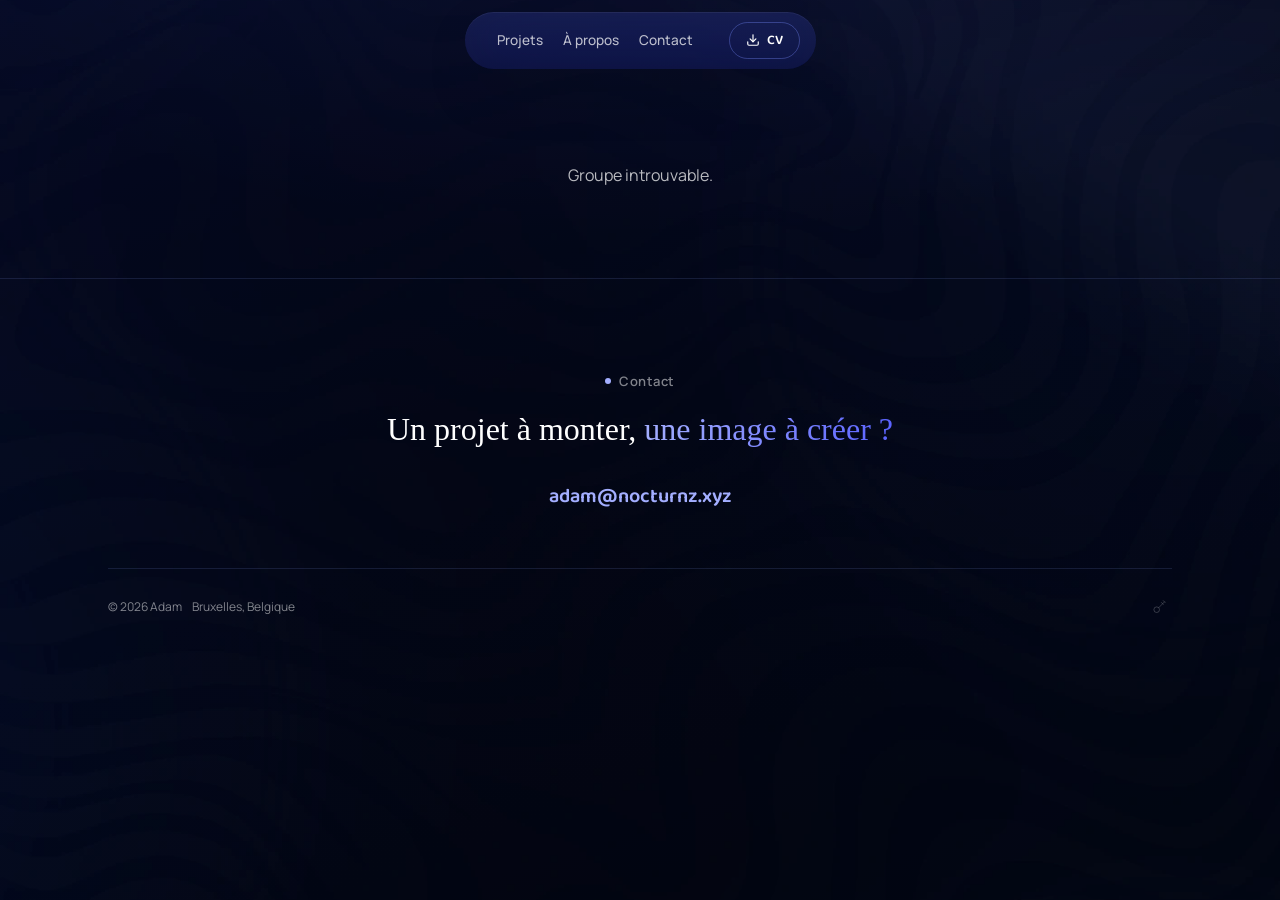
<file: groupe.html>
<html lang="fr">
<meta charset="UTF-8">
<meta name="viewport" content="width=device-width, initial-scale=1.0">
<title>Groupe — Adam</title>
<meta property="og:type" content="website">
<meta property="og:site_name" content="Adam">
<meta property="og:title" content="Groupe — Adam">
<meta property="og:description" content="Les projets r&#233;alis&#233;s pour une m&#234;me entit&#233;.">
<meta property="og:image" content="https://adam.nocturnz.xyz/og.png?v=2">
<meta property="og:locale" content="fr_BE">
<meta name="twitter:card" content="summary_large_image">
<link rel="icon" type="image/svg+xml" href="favicon.svg">
<link rel="alternate icon" href="favicon.ico">
<meta name="description" content="Les projets r&#233;alis&#233;s pour une m&#234;me entit&#233;.">
<link rel="preconnect" href="https://fonts.googleapis.com">
<link rel="preconnect" href="https://fonts.gstatic.com" crossorigin>
<link href="https://fonts.googleapis.com/css2?family=Schoolbell&family=Homemade+Apple&family=Baloo+2:wght@600;700;800&family=Manrope:wght@400;500;600;700;800&display=swap" rel="stylesheet">
<link rel="stylesheet" href="style.css?v=84">
<link rel="stylesheet" href="../ciel.css">

<div class="topo-bg"></div>
<div class="starfield" aria-hidden="true"><span></span></div>

<header class="site-nav">
  <nav class="links">
    <a href="/#projets">Projets</a>
    <a href="/#apropos">À propos</a>
    <a href="/#contact">Contact</a>
  </nav>
  <a class="pill-btn" href="cv.pdf" data-cv-viewer aria-label="Voir le CV">
    <svg width="14" height="14" viewBox="0 0 24 24" fill="none" stroke="currentColor" stroke-width="2" stroke-linecap="round" stroke-linejoin="round"><path d="M12 15V3"/><path d="M21 15v4a2 2 0 0 1-2 2H5a2 2 0 0 1-2-2v-4"/><path d="m7 10 5 5 5-5"/></svg>
    CV
  </a>
</header>

<main>
  <section class="projects-section" style="border-top:none;">
    <div id="js-group-detail">
      <div class="wrap" style="padding:60px 0; text-align:center; color:var(--text-dim);">Chargement…</div>
    </div>
  </section>
</main>

<footer id="contact">
  <div class="wrap">
    <div class="contact-band">
      <span class="eyebrow" style="justify-content:center; display:flex;">Contact</span>
      <h2>Un projet à monter, <span class="grad-text">une image à créer ?</span></h2>
      <a class="contact-email js-contact-email-link" href="mailto:PLACEHOLDER@email.com">PLACEHOLDER@email.com</a>
    </div>
    <div class="foot-meta">
      <div class="foot-left">
        <span>© <span id="year"></span> Adam</span>
        <span>Bruxelles, Belgique</span>
      </div>
      <a href="admin.html" class="admin-link" aria-label="Panneau d'édition" title="Panneau d'édition">
        <svg width="15" height="15" viewBox="0 0 24 24" fill="none" xmlns="http://www.w3.org/2000/svg"><circle cx="7.5" cy="15.5" r="4.5" stroke="currentColor" stroke-width="1.6"/><path d="M11 12l9-9M15 4l3 3M18 1l3 3" stroke="currentColor" stroke-width="1.6" stroke-linecap="round" stroke-linejoin="round"/></svg>
      </a>
    </div>
  </div>
</footer>

<script src="script.js?v=72"></script>
</file>
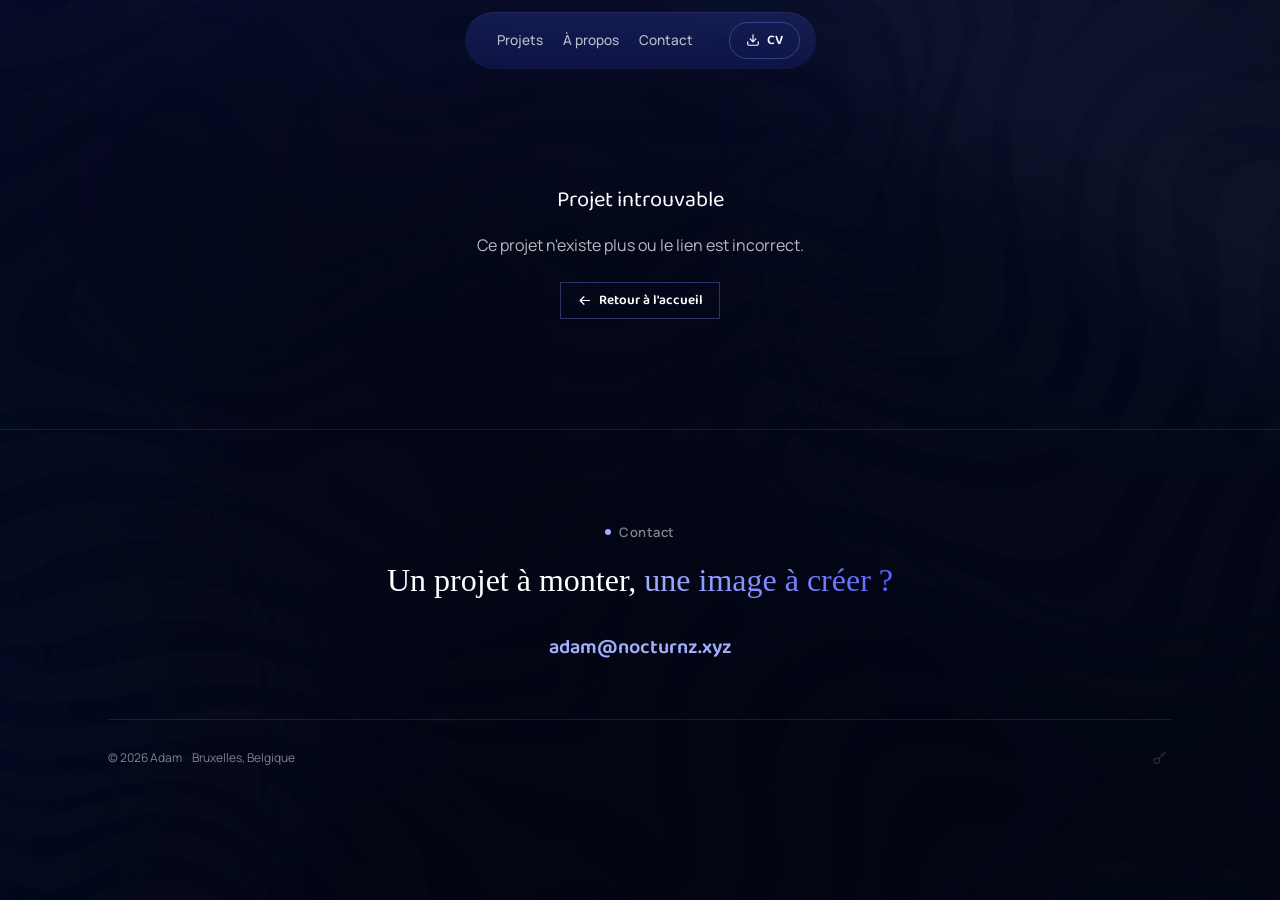
<file: projet.html>
<html lang="fr">
<meta charset="UTF-8">
<meta name="viewport" content="width=device-width, initial-scale=1.0">
<title>Projet — Adam</title>
<meta property="og:type" content="website">
<meta property="og:site_name" content="Adam">
<meta property="og:title" content="Projet — Adam">
<meta property="og:description" content="Détail d'un projet — Adam, créateur de contenu.">
<meta property="og:image" content="https://adam.nocturnz.xyz/og.png?v=2">
<meta property="og:locale" content="fr_BE">
<meta name="twitter:card" content="summary_large_image">
<link rel="icon" type="image/svg+xml" href="favicon.svg">
<link rel="alternate icon" href="favicon.ico">
<meta name="description" content="Détail d'un projet — Adam, créateur de contenu.">
<link rel="preconnect" href="https://fonts.googleapis.com">
<link rel="preconnect" href="https://fonts.gstatic.com" crossorigin>
<link href="https://fonts.googleapis.com/css2?family=Schoolbell&family=Homemade+Apple&family=Baloo+2:wght@600;700;800&family=Manrope:wght@400;500;600;700;800&display=swap" rel="stylesheet">
<link rel="stylesheet" href="style.css?v=84">
<link rel="stylesheet" href="../ciel.css">

<div class="topo-bg"></div>
<div class="starfield" aria-hidden="true"><span></span></div>

<header class="site-nav">
  <nav class="links">
    <a href="/#projets">Projets</a>
    <a href="/#apropos">À propos</a>
    <a href="/#contact">Contact</a>
  </nav>
  <a class="pill-btn" href="cv.pdf" data-cv-viewer aria-label="Voir le CV">
    <svg width="14" height="14" viewBox="0 0 24 24" fill="none" stroke="currentColor" stroke-width="2" stroke-linecap="round" stroke-linejoin="round"><path d="M12 15V3"/><path d="M21 15v4a2 2 0 0 1-2 2H5a2 2 0 0 1-2-2v-4"/><path d="m7 10 5 5 5-5"/></svg>
    CV
  </a>
</header>

<main>
  <section class="projects-section" style="border-top:none;">
    <div id="js-project-detail">
      <div class="wrap" style="padding:60px 0; text-align:center; color:var(--text-dim);">Chargement…</div>
    </div>
  </section>
</main>

<footer id="contact">
  <div class="wrap">
    <div class="contact-band">
      <span class="eyebrow" style="justify-content:center; display:flex;">Contact</span>
      <h2>Un projet à monter, <span class="grad-text">une image à créer ?</span></h2>
      <a class="contact-email js-contact-email-link" href="mailto:PLACEHOLDER@email.com">PLACEHOLDER@email.com</a>
    </div>
    <div class="foot-meta">
      <div class="foot-left">
        <span>© <span id="year"></span> Adam</span>
        <span>Bruxelles, Belgique</span>
      </div>
      <a href="admin.html" class="admin-link" aria-label="Panneau d'édition" title="Panneau d'édition">
        <svg width="15" height="15" viewBox="0 0 24 24" fill="none" xmlns="http://www.w3.org/2000/svg"><circle cx="7.5" cy="15.5" r="4.5" stroke="currentColor" stroke-width="1.6"/><path d="M11 12l9-9M15 4l3 3M18 1l3 3" stroke="currentColor" stroke-width="1.6" stroke-linecap="round" stroke-linejoin="round"/></svg>
      </a>
    </div>
  </div>
</footer>

<script src="script.js?v=72"></script>
</file>
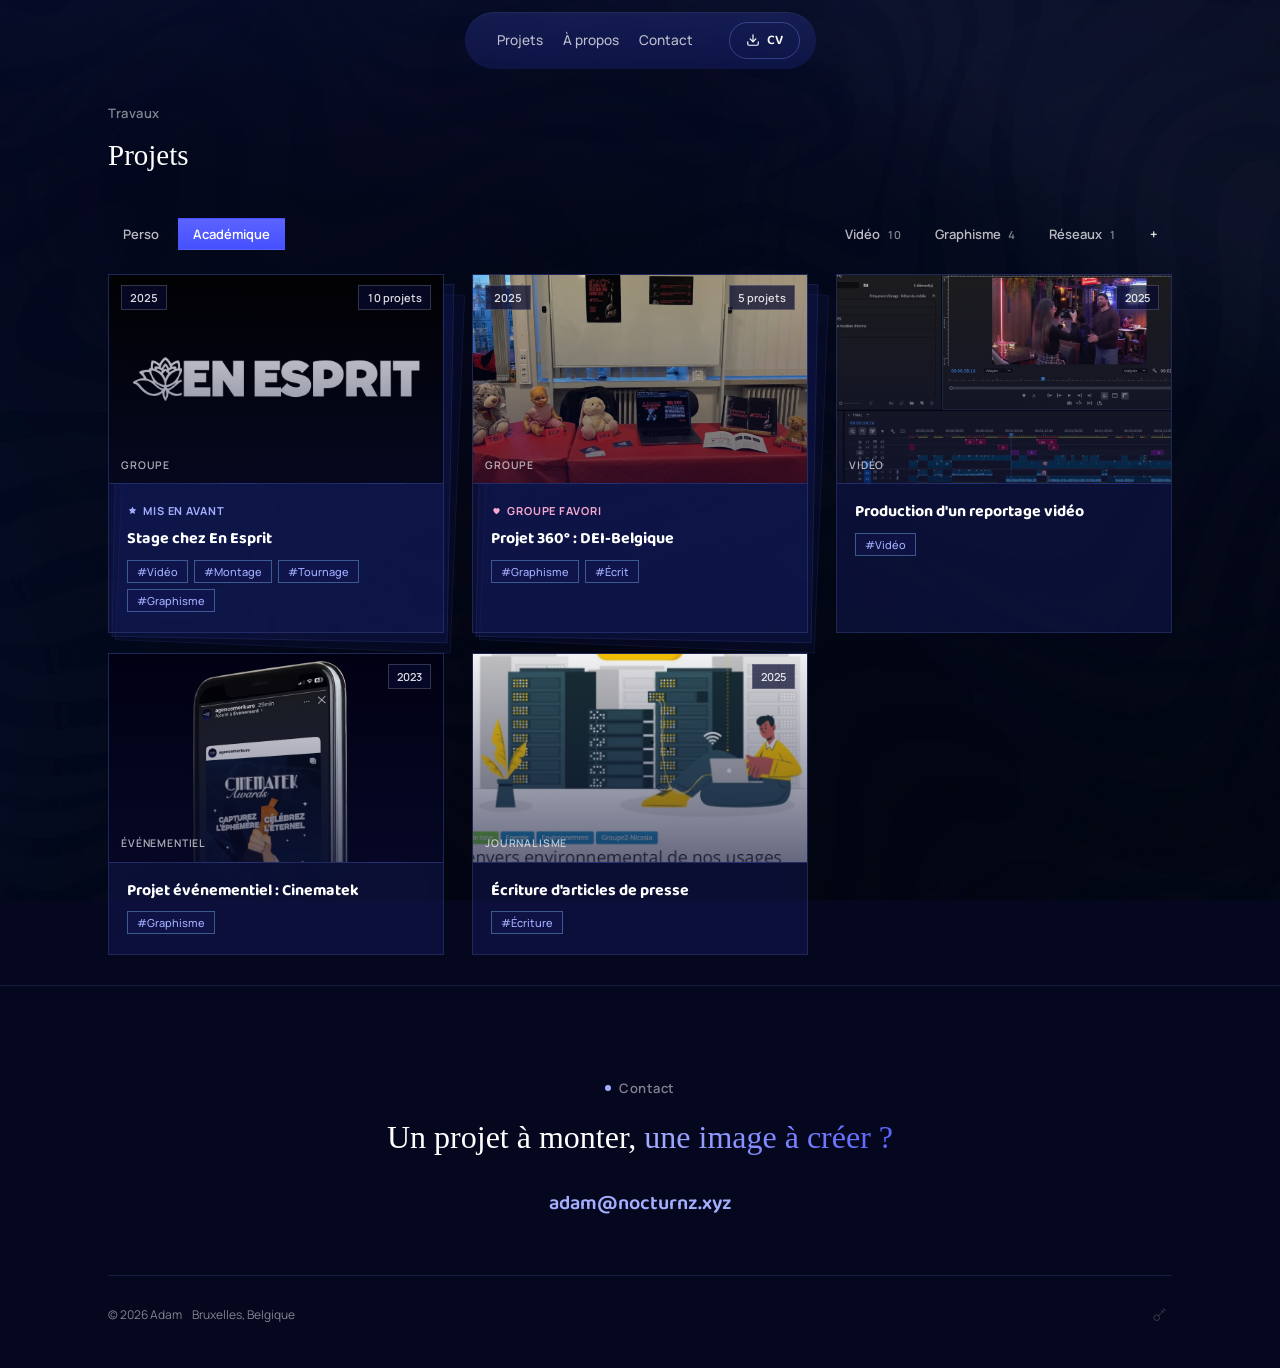
<file: projets-academiques.html>
<html lang="fr">
<script>if (window.top === window.self) location.replace("projets.html?cat=academique");</script>
<meta charset="UTF-8">
<meta name="viewport" content="width=device-width, initial-scale=1.0">
<title>Projets académiques — Adam</title>
<meta property="og:type" content="website">
<meta property="og:site_name" content="Adam">
<meta property="og:title" content="Projets académiques — Adam">
<meta property="og:description" content="Les projets acad&#233;miques d&#39;Adam (dont le stage), group&#233;s par entit&#233;.">
<meta property="og:image" content="https://adam.nocturnz.xyz/og.png?v=2">
<meta property="og:locale" content="fr_BE">
<meta name="twitter:card" content="summary_large_image">
<link rel="icon" type="image/svg+xml" href="favicon.svg">
<link rel="alternate icon" href="favicon.ico">
<meta name="description" content="Les projets acad&#233;miques d&#39;Adam (dont le stage), group&#233;s par entit&#233;.">
<link rel="preconnect" href="https://fonts.googleapis.com">
<link rel="preconnect" href="https://fonts.gstatic.com" crossorigin>
<link href="https://fonts.googleapis.com/css2?family=Schoolbell&family=Homemade+Apple&family=Baloo+2:wght@600;700;800&family=Manrope:wght@400;500;600;700;800&display=swap" rel="stylesheet">
<link rel="stylesheet" href="style.css?v=84">
<link rel="stylesheet" href="../ciel.css">

<div class="topo-bg"></div>
<div class="starfield" aria-hidden="true"><span></span></div>

<header class="site-nav">
  <nav class="links">
    <a href="/#projets">Projets</a>
    <a href="/#apropos">À propos</a>
    <a href="/#contact">Contact</a>
  </nav>
  <a class="pill-btn" href="cv.pdf" data-cv-viewer aria-label="Voir le CV">
    <svg width="14" height="14" viewBox="0 0 24 24" fill="none" stroke="currentColor" stroke-width="2" stroke-linecap="round" stroke-linejoin="round"><path d="M12 15V3"/><path d="M21 15v4a2 2 0 0 1-2 2H5a2 2 0 0 1-2-2v-4"/><path d="m7 10 5 5 5-5"/></svg>
    CV
  </a>
</header>

<main>
  <section class="projects-section" style="border-top:none;">
    <div class="wrap">
      <div class="section-head" data-section-head="academique">
        <span class="kicker">02 — Académique</span>
        <h1>Projets académiques</h1>
        <p>Travaux réalisés dans le cadre de ma formation en communication, stage compris.</p>
      </div>
      <!-- les filtres et la grille sont construits par script.js -->
      <div id="js-tag-filters"></div>
    </div>
    <div class="wrap" data-projects-page="academique"></div>
  </section>
</main>

<footer id="contact">
  <div class="wrap">
    <div class="contact-band">
      <span class="eyebrow" style="justify-content:center; display:flex;">Contact</span>
      <h2>Un projet à monter, <span class="grad-text">une image à créer ?</span></h2>
      <a class="contact-email js-contact-email-link" href="mailto:PLACEHOLDER@email.com">PLACEHOLDER@email.com</a>
    </div>
    <div class="foot-meta">
      <div class="foot-left">
        <span>© <span id="year"></span> Adam</span>
        <span>Bruxelles, Belgique</span>
      </div>
      <a href="admin.html" class="admin-link" aria-label="Panneau d'édition" title="Panneau d'édition">
        <svg width="15" height="15" viewBox="0 0 24 24" fill="none" xmlns="http://www.w3.org/2000/svg"><circle cx="7.5" cy="15.5" r="4.5" stroke="currentColor" stroke-width="1.6"/><path d="M11 12l9-9M15 4l3 3M18 1l3 3" stroke="currentColor" stroke-width="1.6" stroke-linecap="round" stroke-linejoin="round"/></svg>
      </a>
    </div>
  </div>
</footer>

<script src="script.js?v=72"></script>
</file>
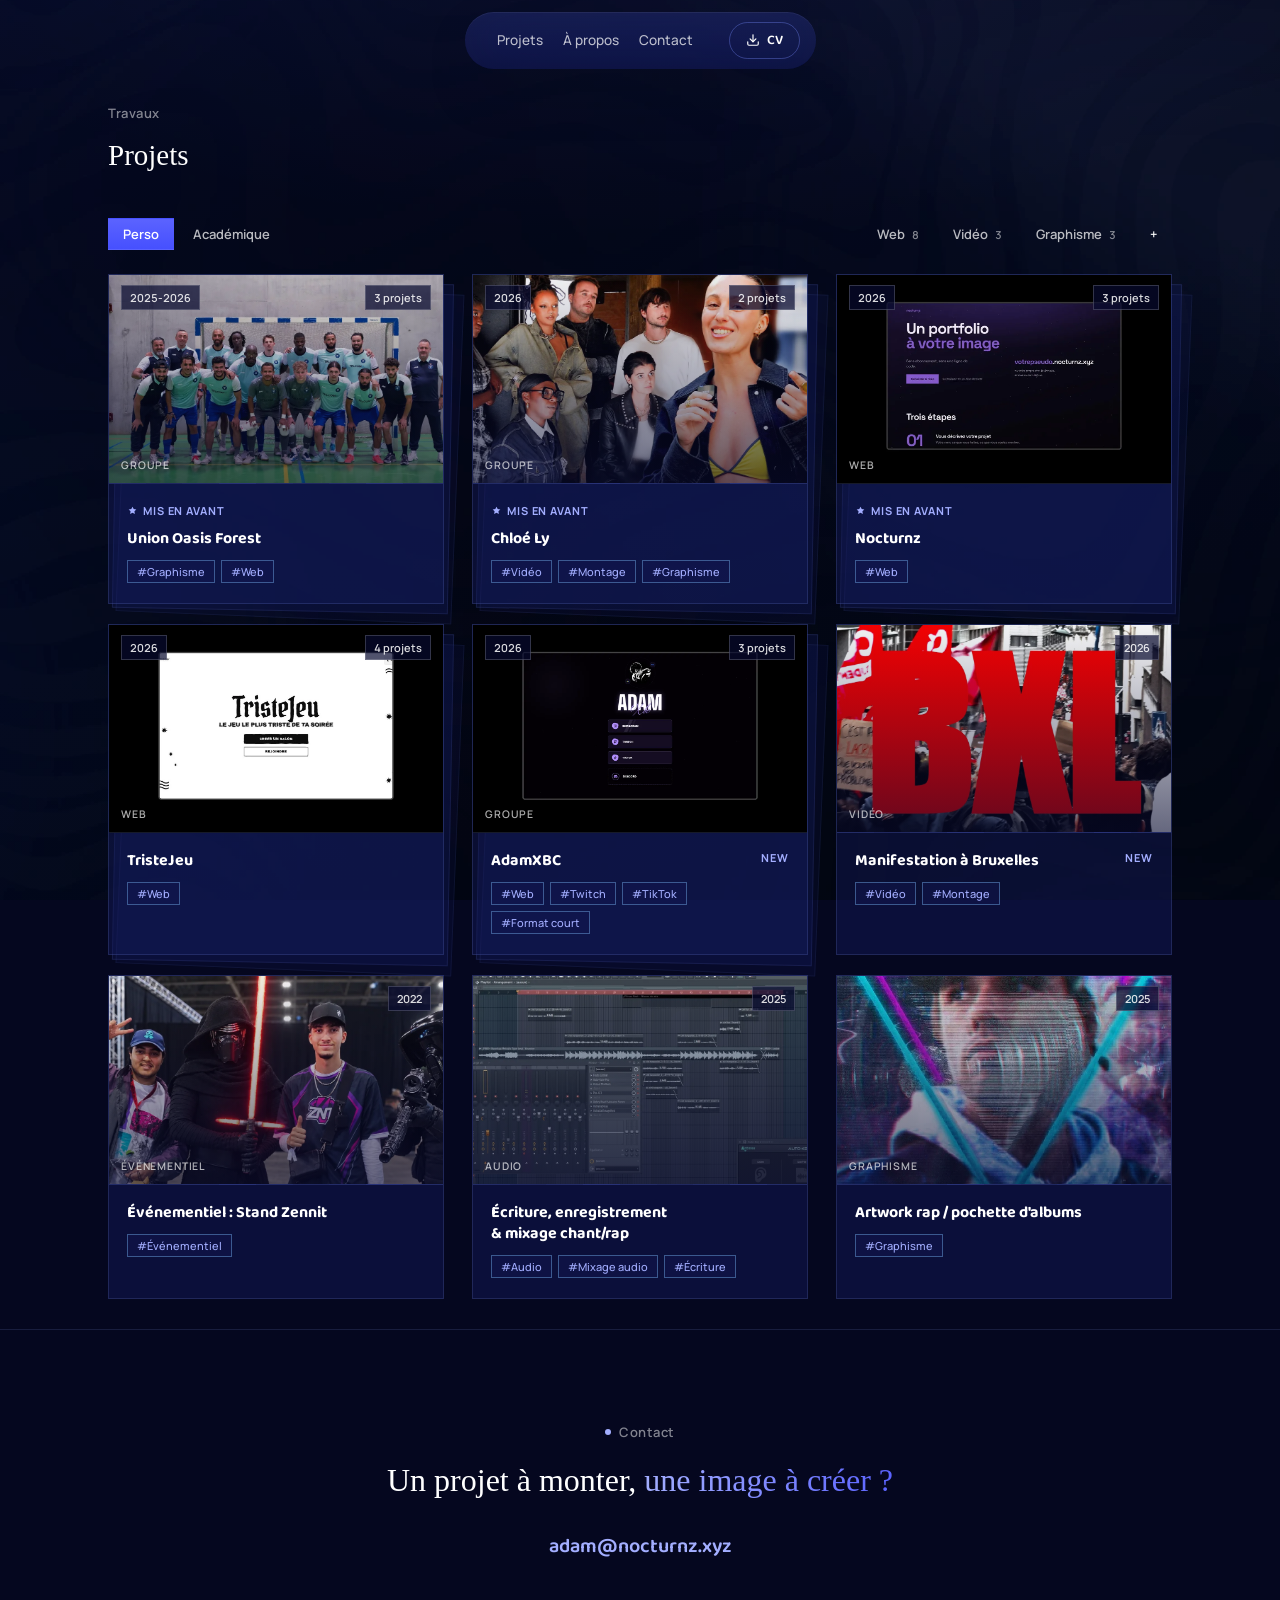
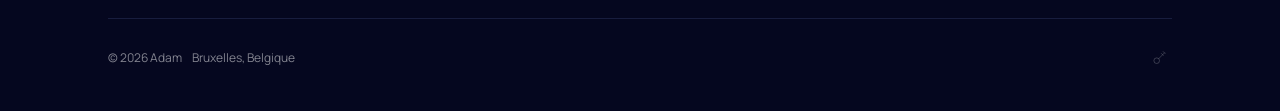
<file: projets-perso.html>
<html lang="fr">
<script>if (window.top === window.self) location.replace("projets.html?cat=perso");</script>
<meta charset="UTF-8">
<meta name="viewport" content="width=device-width, initial-scale=1.0">
<title>Projets perso — Adam</title>
<meta property="og:type" content="website">
<meta property="og:site_name" content="Adam">
<meta property="og:title" content="Projets perso — Adam">
<meta property="og:description" content="Les projets personnels d&#39;Adam, group&#233;s par entit&#233;.">
<meta property="og:image" content="https://adam.nocturnz.xyz/og.png?v=2">
<meta property="og:locale" content="fr_BE">
<meta name="twitter:card" content="summary_large_image">
<link rel="icon" type="image/svg+xml" href="favicon.svg">
<link rel="alternate icon" href="favicon.ico">
<meta name="description" content="Les projets personnels d&#39;Adam, group&#233;s par entit&#233;.">
<link rel="preconnect" href="https://fonts.googleapis.com">
<link rel="preconnect" href="https://fonts.gstatic.com" crossorigin>
<link href="https://fonts.googleapis.com/css2?family=Schoolbell&family=Homemade+Apple&family=Baloo+2:wght@600;700;800&family=Manrope:wght@400;500;600;700;800&display=swap" rel="stylesheet">
<link rel="stylesheet" href="style.css?v=84">
<link rel="stylesheet" href="../ciel.css">

<div class="topo-bg"></div>
<div class="starfield" aria-hidden="true"><span></span></div>

<header class="site-nav">
  <nav class="links">
    <a href="/#projets">Projets</a>
    <a href="/#apropos">À propos</a>
    <a href="/#contact">Contact</a>
  </nav>
  <a class="pill-btn" href="cv.pdf" data-cv-viewer aria-label="Voir le CV">
    <svg width="14" height="14" viewBox="0 0 24 24" fill="none" stroke="currentColor" stroke-width="2" stroke-linecap="round" stroke-linejoin="round"><path d="M12 15V3"/><path d="M21 15v4a2 2 0 0 1-2 2H5a2 2 0 0 1-2-2v-4"/><path d="m7 10 5 5 5-5"/></svg>
    CV
  </a>
</header>

<main>
  <section class="projects-section" style="border-top:none;">
    <div class="wrap">
      <div class="section-head" data-section-head="perso">
        <span class="kicker">01 — Perso</span>
        <h1>Projets perso</h1>
        <p>Des projets menés en dehors du cadre scolaire, par envie de créer.</p>
      </div>
      <!-- les filtres et la grille sont construits par script.js -->
      <div id="js-tag-filters"></div>
    </div>
    <div class="wrap" data-projects-page="perso"></div>
  </section>
</main>

<footer id="contact">
  <div class="wrap">
    <div class="contact-band">
      <span class="eyebrow" style="justify-content:center; display:flex;">Contact</span>
      <h2>Un projet à monter, <span class="grad-text">une image à créer ?</span></h2>
      <a class="contact-email js-contact-email-link" href="mailto:PLACEHOLDER@email.com">PLACEHOLDER@email.com</a>
    </div>
    <div class="foot-meta">
      <div class="foot-left">
        <span>© <span id="year"></span> Adam</span>
        <span>Bruxelles, Belgique</span>
      </div>
      <a href="admin.html" class="admin-link" aria-label="Panneau d'édition" title="Panneau d'édition">
        <svg width="15" height="15" viewBox="0 0 24 24" fill="none" xmlns="http://www.w3.org/2000/svg"><circle cx="7.5" cy="15.5" r="4.5" stroke="currentColor" stroke-width="1.6"/><path d="M11 12l9-9M15 4l3 3M18 1l3 3" stroke="currentColor" stroke-width="1.6" stroke-linecap="round" stroke-linejoin="round"/></svg>
      </a>
    </div>
  </div>
</footer>

<script src="script.js?v=72"></script>
</file>
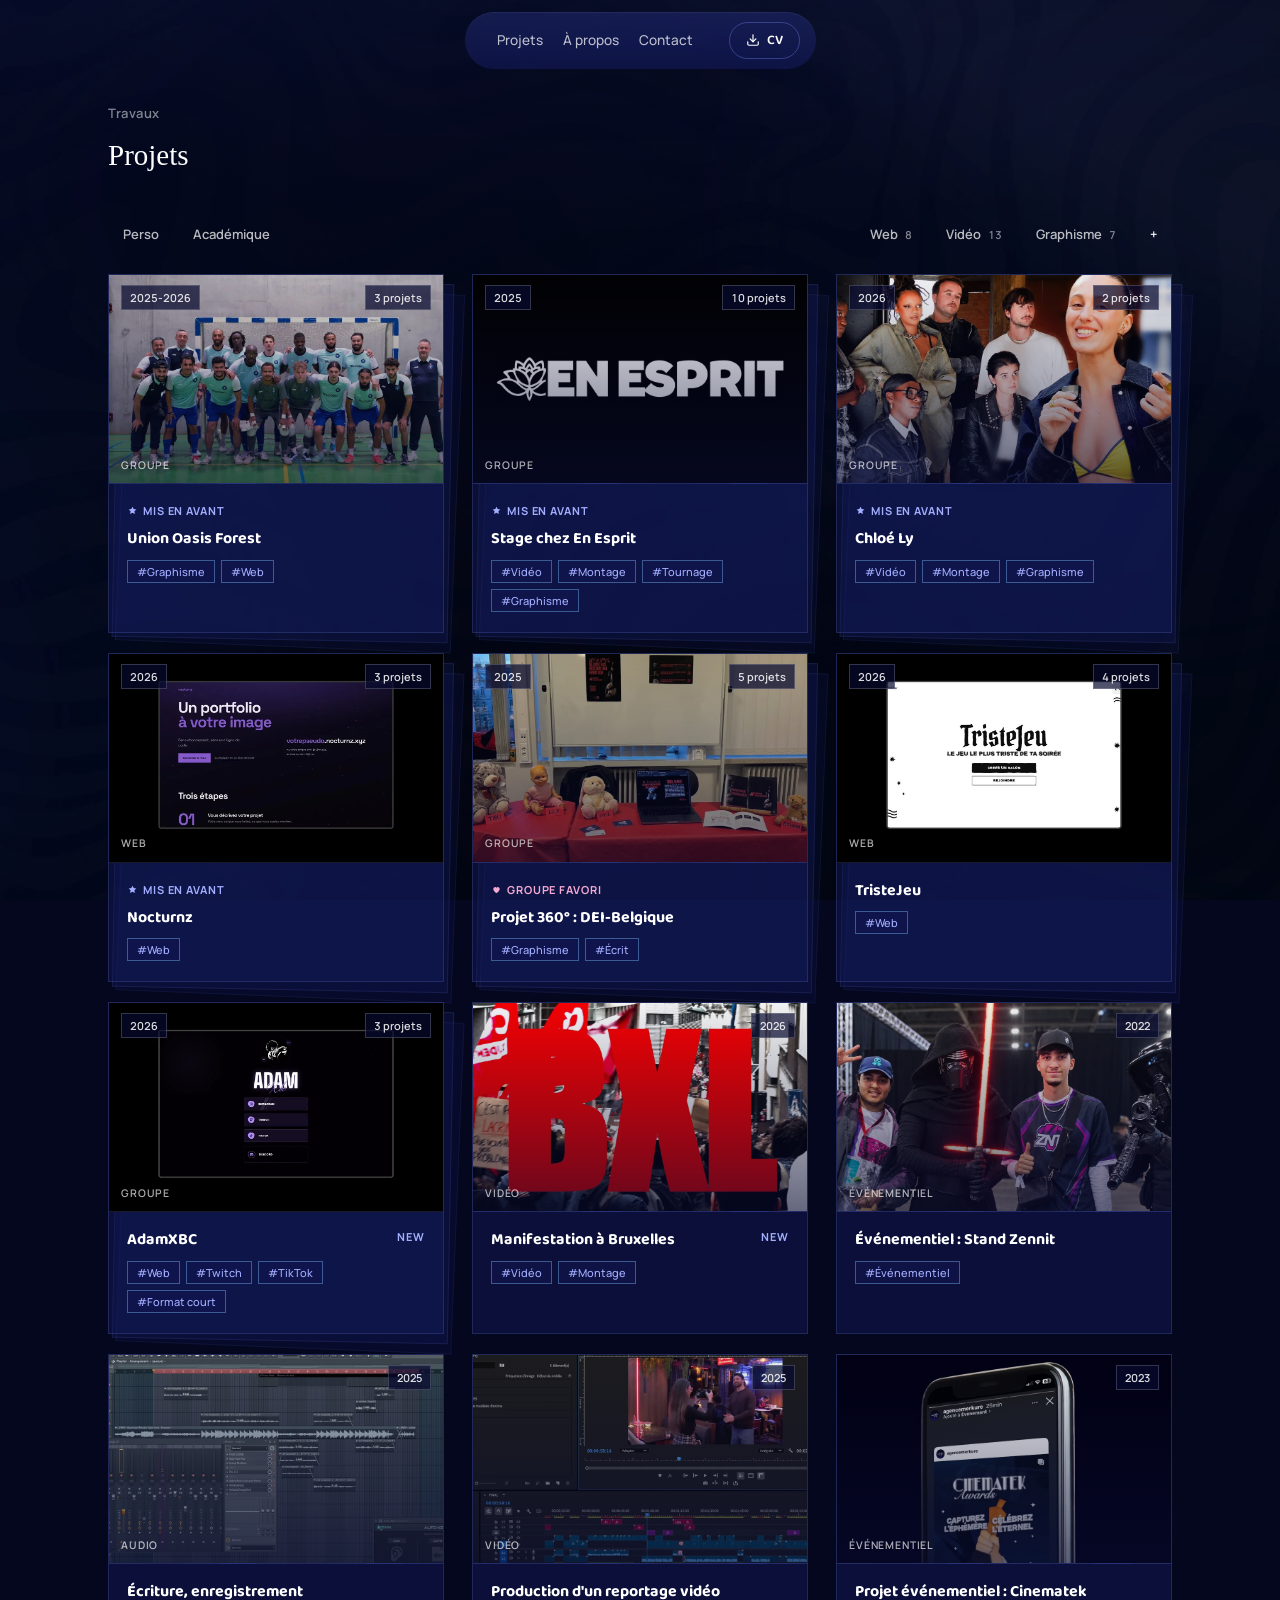
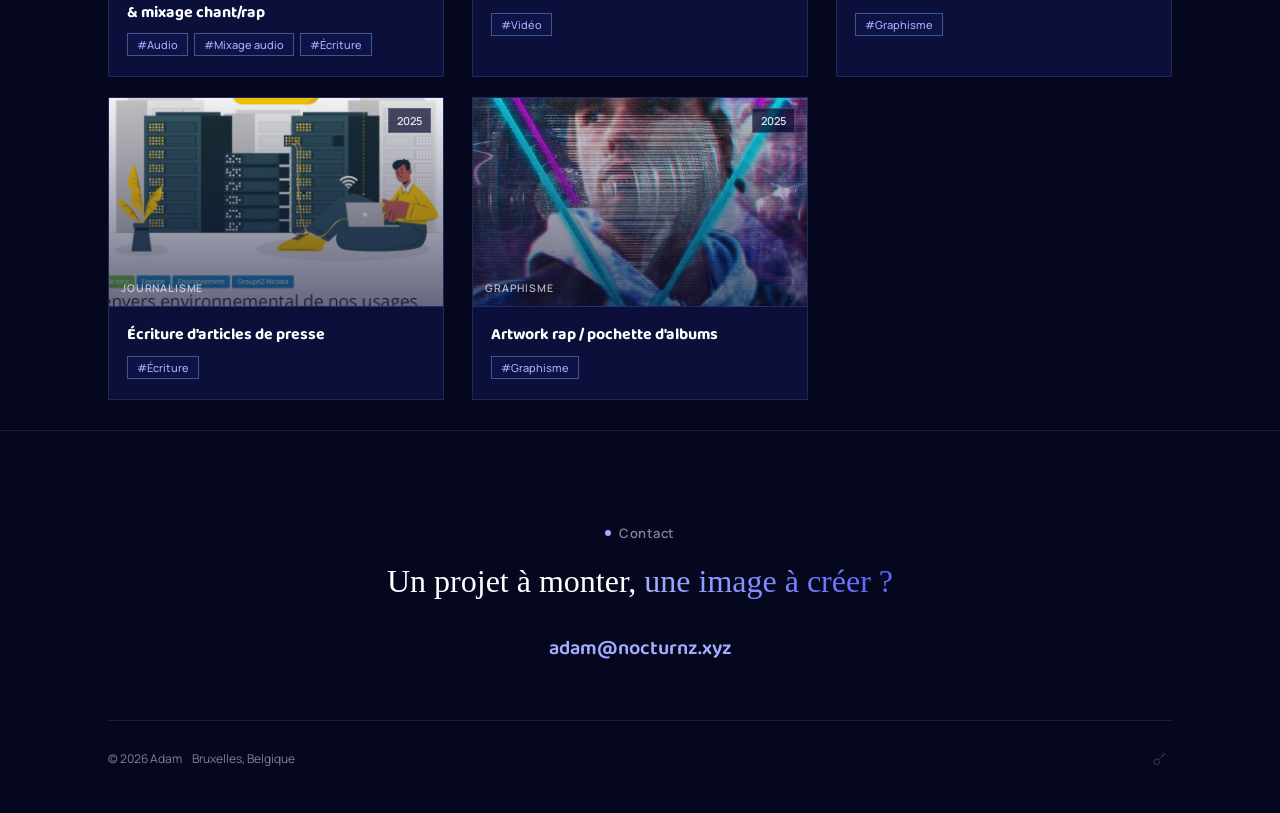
<file: projets.html>
<html lang="fr">
<meta charset="UTF-8">
<meta name="viewport" content="width=device-width, initial-scale=1.0">
<title>Projets — Adam</title>
<meta property="og:type" content="website">
<meta property="og:site_name" content="Adam">
<meta property="og:title" content="Projets — Adam">
<meta property="og:description" content="Tous les projets d'Adam, groupés par entité.">
<meta property="og:image" content="https://adam.nocturnz.xyz/og.png?v=2">
<meta property="og:locale" content="fr_BE">
<meta name="twitter:card" content="summary_large_image">
<link rel="icon" type="image/svg+xml" href="favicon.svg">
<link rel="alternate icon" href="favicon.ico">
<meta name="description" content="Tous les projets d&#39;Adam, group&#233;s par entit&#233;.">
<link rel="preconnect" href="https://fonts.googleapis.com">
<link rel="preconnect" href="https://fonts.gstatic.com" crossorigin>
<link href="https://fonts.googleapis.com/css2?family=Schoolbell&family=Homemade+Apple&family=Baloo+2:wght@600;700;800&family=Manrope:wght@400;500;600;700;800&display=swap" rel="stylesheet">
<link rel="stylesheet" href="style.css?v=84">
<link rel="stylesheet" href="../ciel.css">

<div class="topo-bg"></div>
<div class="starfield" aria-hidden="true"><span></span></div>

<header class="site-nav">
  <nav class="links">
    <a href="/#projets">Projets</a>
    <a href="/#apropos">À propos</a>
    <a href="/#contact">Contact</a>
  </nav>
  <a class="pill-btn" href="cv.pdf" data-cv-viewer aria-label="Voir le CV">
    <svg width="14" height="14" viewBox="0 0 24 24" fill="none" stroke="currentColor" stroke-width="2" stroke-linecap="round" stroke-linejoin="round"><path d="M12 15V3"/><path d="M21 15v4a2 2 0 0 1-2 2H5a2 2 0 0 1-2-2v-4"/><path d="m7 10 5 5 5-5"/></svg>
    CV
  </a>
</header>

<main>
  <section class="projects-section" style="border-top:none;">
    <div class="wrap">
      <div class="section-head">
        <span class="kicker">Travaux</span>
        <h1>Projets</h1>
      </div>
      <!-- les filtres et la grille sont construits par script.js -->
      <div id="js-tag-filters"></div>
    </div>
    <div class="wrap" data-projects-page></div>
  </section>
</main>

<footer id="contact">
  <div class="wrap">
    <div class="contact-band">
      <span class="eyebrow" style="justify-content:center; display:flex;">Contact</span>
      <h2>Un projet à monter, <span class="grad-text">une image à créer ?</span></h2>
      <a class="contact-email js-contact-email-link" href="mailto:PLACEHOLDER@email.com">PLACEHOLDER@email.com</a>
    </div>
    <div class="foot-meta">
      <div class="foot-left">
        <span>© <span id="year"></span> Adam</span>
        <span>Bruxelles, Belgique</span>
      </div>
      <a href="admin.html" class="admin-link" aria-label="Panneau d'édition" title="Panneau d'édition">
        <svg width="15" height="15" viewBox="0 0 24 24" fill="none" xmlns="http://www.w3.org/2000/svg"><circle cx="7.5" cy="15.5" r="4.5" stroke="currentColor" stroke-width="1.6"/><path d="M11 12l9-9M15 4l3 3M18 1l3 3" stroke="currentColor" stroke-width="1.6" stroke-linecap="round" stroke-linejoin="round"/></svg>
      </a>
    </div>
  </div>
</footer>

<script src="script.js?v=72"></script>
</file>
<file: style.css>
:root{
  color-scheme: dark;
  --bg: #05071f;
  --bg-soft: #080d37;
  --card-bg: rgba(22,28,92,0.45);
  --card-border: rgba(140,160,255,0.16);
  --text: #ffffff;
  --text-dim: rgba(255,255,255,0.72);
  --text-faint: rgba(255,255,255,0.5);
  --accent: #4650ff;
  --accent-strong: #5b63ff;
  --accent-sky: #a3aeff;
  /* le favori, unique, se distingue du bleu des « mis en avant » */
  --accent-favori: #ffb27f;
  --accent-border: rgba(120,140,255,0.35);
  --accent-soft: rgba(70,80,255,0.16);
  --line: rgba(140,160,255,0.14);
  --line-strong: rgba(140,160,255,0.28);
  --radius-lg: 0px;
  --radius-md: 0px;
  --maxw: 1120px;
  --font: "Manrope", ui-sans-serif, system-ui, -apple-system, sans-serif;
  --font-title: "Schoolbell", cursive;
  --font-script: "Homemade Apple", cursive;
  --font-display: "Baloo 2", ui-sans-serif, system-ui, sans-serif;
}

*,*::before,*::after{ box-sizing: border-box; }
/* Lecture publique : les textes ne se sélectionnent pas ; saisie et édition restent normales. */
html:not(.edit-mode) body{ -webkit-user-select:none; user-select:none; }
html input, html textarea, html select, html [contenteditable]{ -webkit-user-select:text; user-select:text; }
html{ scroll-behavior: smooth; scroll-padding-top: 96px; }
@media (prefers-reduced-motion: reduce){
  html{ scroll-behavior: auto; }
  *,*::before,*::after{ animation-duration: 0.001ms !important; animation-iteration-count: 1 !important; transition-duration: 0.001ms !important; scroll-behavior: auto !important; }
}

body{
  margin:0;
  background: var(--bg);
  color: var(--text);
  font-family: var(--font);
  font-size: 16px;
  line-height: 1.55;
  -webkit-font-smoothing: antialiased;
}

img,svg{ display:block; max-width:100%; }
a{ color: inherit; text-decoration:none; }
::selection{ background: var(--accent); color: #fff; }
/* Empêche le zoom par double-tape tout en gardant le zoom par pincement. */
html, body{ touch-action:manipulation; }

.wrap{ max-width: var(--maxw); margin: 0 auto; padding: 0 28px; position:relative; z-index:1; }

h1,h2,h3{ font-family: var(--font-title); font-weight: 400; letter-spacing:0; margin:0; text-wrap: balance; color: var(--text); }

.grad-text{
  background: linear-gradient(to right, var(--accent-sky) 0%, var(--accent-strong) 100%);
  -webkit-background-clip: text; background-clip: text; color: transparent;
}

.eyebrow{
  font-size: 13px; font-weight:600; letter-spacing: 0.04em;
  color: var(--text-faint);
  display: inline-flex; align-items: center; gap: 8px;
  margin-bottom: 14px;
}
.eyebrow::before{
  content: ""; width: 6px; height: 6px; border-radius: 50%;
  background: var(--accent-sky); flex:none;
  animation: eyebrow-blink 2.2s ease-in-out infinite;
}
@keyframes eyebrow-blink{
  0%, 100%{
    box-shadow:
      0 0 4px 1px rgba(180,225,255,0.9),
      0 0 10px 4px rgba(127,196,255,0.7),
      0 0 22px 8px rgba(127,196,255,0.4);
    opacity: 1;
  }
  50%{
    box-shadow:
      0 0 2px 0px rgba(180,225,255,0.4),
      0 0 5px 1px rgba(127,196,255,0.25),
      0 0 10px 3px rgba(127,196,255,0.12);
    opacity: 0.65;
  }
}

/* ---------- Scramble-to-decrypt hover (Schoolbell handwriting -> readable) ---------- */
/* the element itself always keeps its natural cursive font — only the
   characters that have actually resolved to "readable" get an explicit
   override, so the wave genuinely reads as part-cursive/part-clear while
   it's mid-flight instead of the whole line snapping font at once. */
.scramble{ cursor: default; }
.scramble .plain-readable{
  font-family: var(--font) !important;
  font-weight: 500;
  letter-spacing: 0.01em;
}
.scramble .dud{
  color: var(--accent-sky);
  font-family: ui-monospace, "SF Mono", "Cascadia Code", Menlo, monospace;
  text-shadow: 0 0 8px rgba(127,196,255,0.5);
}

/* Le fond est piloté par des variables plutôt qu'écrit en dur : chaque
   portfolio choisit ses couleurs et sa texture depuis ses données, sans qu'on
   touche à cette feuille. Les valeurs ci-dessous restent les valeurs par
   défaut — un thème absent ou incomplet n'efface donc rien. */
.topo-bg{
  position: fixed; inset:0; z-index:0; pointer-events:none;
  background-image:
    radial-gradient(ellipse 100% 60% at 50% -10%, var(--halo, rgba(90,100,255,0.16)), rgba(0,0,0,0) 60%),
    linear-gradient(160deg, var(--bg-soft) 0%, var(--bg) 50%, var(--bg-deep, #030514) 100%);
  background-repeat: no-repeat;
  background-size: cover;
}
/* the topographic texture rides on top of the gradient at low opacity, so the
   gradient still does the colour work underneath */
.topo-bg::after{
  content: ""; position: absolute; inset: 0;
  background: var(--bg-image, url('images/bg-hor.webp')) center/cover no-repeat;
  opacity: var(--bg-image-opacity, 0.55);
}
/* portrait screens get the vertical artwork so it isn't stretched */
@media (max-aspect-ratio: 1/1){
  .topo-bg::after{ background-image: var(--bg-image-vertical, url('images/bg-vert.webp')); }
}

/* ---------- Nav (floating glass pill, blue-tinted) ---------- */
.site-nav{
  position: sticky; top: 12px; z-index: 50;
  width: fit-content; max-width: calc(100vw - 32px);
  margin: 0 auto 0;
  display:flex; align-items:center; gap: 36px;
  padding: 10px 16px 10px 32px;
  border-radius: 9999px;
  background: rgba(18,22,80,0.55);
  background-image: linear-gradient(rgba(140,160,255,0.08), rgba(140,160,255,0.02));
  box-shadow: inset 0 1px 0 rgba(255,255,255,0.06), 0 24px 60px -24px rgba(0,0,10,0.7);
  backdrop-filter: blur(28px) saturate(1.8);
  -webkit-backdrop-filter: blur(28px) saturate(1.8);
  transform: translateZ(0);
  will-change: transform;
}
/* La nav est sticky (top:12px, ~57px de haut) : sans marge de defilement, un
   lien d'ancre pose sa cible juste sous le bord du viewport et la nav vient
   la recouvrir. */
#projets, #apropos, #mis-en-avant, footer#contact{ scroll-margin-top: 100px; }
.logo{ font-family: var(--font-display); font-weight:700; font-size: 15px; white-space:nowrap; }
nav.links{ display:flex; align-items:center; gap:20px; position:relative; isolation:isolate; }
nav.links::before{ content:""; position:absolute; z-index:-1; left:0; top:50%; width:var(--nav-highlight-width,0px); height:var(--nav-highlight-height,34px); box-sizing:border-box; border-radius:100px; background:rgba(163,174,255,.16); transform:translate(var(--nav-highlight-x,0px),-50%); opacity:0; pointer-events:none; transition:transform .32s cubic-bezier(.22,1,.36,1), width .32s cubic-bezier(.22,1,.36,1), opacity .18s ease; }
nav.links.has-highlight::before{ opacity:1; }
nav.links a{ color: rgba(255,255,255,0.72); font-size: 13.6px; font-weight:500; transition: color .15s ease; white-space:nowrap; }
nav.links a:hover, nav.links a.current{ color: var(--text); }

.btn{
  font-family: var(--font-display); font-weight: 600; font-size: 14px;
  padding: 12px 24px; border-radius: var(--radius-md);
  display:inline-flex; align-items:center; gap:8px;
  border: 1px solid var(--line-strong);
  cursor: pointer; color: var(--text);
  transition: transform .15s ease, border-color .15s ease, background .15s ease;
}
.btn:active{ transform: scale(0.97); }
.btn-primary{
  background: linear-gradient(180deg, var(--accent-strong), var(--accent));
  border: 1px solid rgba(120,140,255,0.5);
  box-shadow: 0 10px 24px -10px rgba(70,80,255,0.55);
}
.btn-primary:hover{ filter: brightness(1.08); }
.btn-ghost{ border-color: var(--line-strong); background: transparent; }
.btn-ghost:hover{ color: var(--accent-sky); }
.pill-btn{
  display:inline-flex; align-items:center; gap:7px;
  font-family: var(--font-display);
  font-weight:600; font-size: 13.5px; padding: 7px 16px; border-radius: 0;
  border: 1px solid var(--accent-border); color: var(--text); white-space:nowrap;
  transition: border-color .15s ease, background .15s ease;
}
.pill-btn:hover{ background: var(--accent-soft); }
/* le menu du header garde son style pilule, seul endroit du site qui la conserve */
.site-nav .pill-btn{ border-radius: 100px; }

.tag{
  font-size: 12px; font-weight:500; color: var(--accent-sky);
  background: rgba(18,22,80,0.5); border: 1px solid rgba(127,196,255,0.4);
  padding: 2px 10px; border-radius: 0; user-select:none;
}

html, body{ overflow-x: clip; }

/* ---------- Hero / Accueil ---------- */
.hero{ padding: 96px 0 88px; text-align:center; }
.hero h1{ font-family: var(--font-title); font-size: clamp(48px, 8vw, 76px); line-height:1.1; margin-bottom: 6px; }
.hero .role{ font-size: 18px; color: var(--text-dim); font-weight:500; margin-bottom: 26px; }
.hero .role .role-accent{ color: var(--accent-sky); }
.hero .bio{
  font-family: var(--font-script); font-weight:400;
  max-width: 52ch; margin: 0 auto 30px; color: var(--text); font-size: clamp(15px, 1.8vw, 19px); line-height:1.5;
}
.social-row{ display:flex; gap: 14px; justify-content:center; margin-bottom: 44px; }
.social-row a{
  width:42px; height:42px; border-radius:50%; border:1px solid var(--line-strong);
  display:flex; align-items:center; justify-content:center; color: var(--text-dim);
  transition: all .15s ease;
}
.social-row a:hover{ color: var(--accent-sky); }

/* reseaux d'un projet ou d'un groupe, sous sa description (alignes a gauche,
   comme le texte au-dessus, et plus discrets que ceux de l'accueil) */
.detail-social{ display:flex; flex-wrap:wrap; gap: 10px; margin: 18px 0 6px; }
.detail-social a{
  width:38px; height:38px; border-radius:50%; border:1px solid var(--line-strong);
  display:flex; align-items:center; justify-content:center; color: var(--text-dim);
  transition: all .15s ease;
}
.detail-social a:hover{ color: var(--accent-sky); border-color: var(--accent-sky); }
.detail-social:empty{ display:none; }

/* solid blue CTA buttons (matches Adobe Portfolio), Bastien's rounded/lift interaction */
.nav-cards{
  display:grid; grid-template-columns: repeat(3, 1fr); gap: 18px;
  max-width: 900px; margin: 0 auto;
}
.nav-cards-2{ grid-template-columns: repeat(2, 1fr); max-width: 900px; gap: 64px; }
/* dark HUD-panel CTA — compact square-ish card, thin edge, faint ambient glow */
.nav-card{
  position: relative; isolation: isolate;
  background: rgba(6,9,28,0.88);
  border: 1px solid rgba(140,160,255,0.22);
  border-radius: var(--radius-md);
  box-shadow: 0 16px 32px -20px rgba(0,0,10,0.85);
  padding: 32px 34px; text-align:left;
  /* always visible — --py is a live scroll-driven parallax offset, updated in JS */
  transform: rotate(var(--tilt, 0deg)) translateY(var(--py, 0px));
  transition: transform .2s ease-out, border-color .25s ease, background .2s ease, box-shadow .2s ease;
  display:flex; flex-direction:column; gap: 8px; align-items:flex-start;
}
.nav-card:nth-child(1){ --tilt: -1.2deg; }
.nav-card:nth-child(2){ --tilt: 1.2deg; }
.nav-card::before{
  content:""; position:absolute; inset:-14px; z-index:-1; border-radius: inherit;
  background: radial-gradient(circle at 22% 18%, rgba(70,90,255,0.28), rgba(70,90,255,0) 70%);
  filter: blur(20px);
  opacity: 0.3;
  transition: opacity .3s ease;
}
.nav-card .nc-icon{
  width: 46px; height: 46px; border-radius: 0;
  background: var(--accent-soft); color: var(--accent-sky);
  display:flex; align-items:center; justify-content:center;
}
.nav-card .nc-icon svg{ width: 24px; height: 24px; }
.nav-card:hover{ transform: rotate(0deg) scale(1.04) translateY(var(--py, 0px)); border-color: rgba(140,160,255,0.45); }
.nav-card:hover::before{ opacity: 0.5; }
.nav-card .nc-title{
  font-family: var(--font-display); font-weight:700; font-size: 17px;
  text-transform: uppercase; letter-spacing: 0.05em; color: #fff;
}
.nav-card .nc-sub{ font-size: 14.5px; color: var(--text-dim); }

/* ---------- Sections ---------- */
/* Moins d'air sous une section que dessus : le trait de separation a besoin
   de respirer avant le titre suivant, les cartes n'en ont pas besoin apres.
   A 84px de chaque cote, les 168px de vide donnaient l'impression que la
   page s'arretait la. */
/* Ni trait ni grand vide entre les sections : ce sont des parties d'une meme
   page, pas des pages separees. Le titre suffit a marquer le changement. */
section.projects-section{
  padding: clamp(34px, 3.6vw, 48px) 0 clamp(20px, 2.4vw, 30px);
  position:relative; z-index:1;
}
.section-head{ margin-bottom: 40px; max-width: 640px; }
.section-head .kicker{ color: var(--text-faint); font-size:13px; font-weight:600; letter-spacing:0.04em; margin-bottom:10px; display:block; }
.section-head h1,
.section-head h2{ font-size: clamp(22px, 2.6vw, 29px); margin-bottom: 10px; }
.section-head p{ color: var(--text-dim); font-size: 15.5px; }
.section-head.sub h2{ font-size: clamp(18px, 2vw, 22px); }
.back-link{ margin-bottom: 28px; }

.grid{ display:grid; grid-template-columns: repeat(auto-fill, minmax(268px, 1fr)); gap: 20px 28px; }

/* Filtres par tag. Un groupe reste affiché si l'un de ses projets porte le tag :
   le filtre sert à trouver, pas à faire disparaître une entité qui contient
   pourtant ce qu'on cherche.
   Dix-neuf pastilles en permanence poussaient la grille hors de l'écran : elles
   se déplient à la demande, et le bouton porte le filtre actif. */
.filter-zone{ margin-bottom: 24px; text-align:center; }
.filter-toggle{
  font-family: var(--font); font-size:13.5px; font-weight:600;
  display:inline-flex; align-items:center; gap:8px;
  padding:8px 16px; border-radius:0; cursor:pointer;
  color: var(--text); background: transparent;
  border:1px solid var(--line-strong);
  transition: border-color .15s ease, background .15s ease;
}
.filter-toggle svg{ width:15px; height:15px; }
.filter-toggle.is-active{ border-color: var(--accent-sky); background: var(--accent-soft); }
.filter-chosen{
  font-size:12px; font-weight:700; color:#fff;
  background: linear-gradient(180deg, var(--accent-strong), var(--accent));
  padding:2px 9px; border-radius:0;
}
.tag-filters.is-closed{ display:none; }
/* Filtres : une seule ligne, sans cadres. Catégorie | médiums | « + », tous de
   la même taille ; le reste se déplie dessous. */
.filter-zone{ display:flex; flex-wrap:wrap; justify-content:space-between; align-items:center; gap:10px 18px; text-align:left; }
.filter-row{ display:flex; flex-wrap:wrap; align-items:center; justify-content:center; gap:4px; margin:0; }
.filter-zone .tag-filter,
.filter-zone .filter-toggle{ border-color: transparent; padding:6px 14px; font-size:13px; font-weight:600; }
.filter-zone .tag-filter:hover,
.filter-zone .filter-toggle:hover{ background: rgba(255,255,255,0.05); }
.filter-zone .filter-toggle.is-active{ border-color: transparent; background: var(--accent-soft); }
/* menu « + » : une liste dans la page, alignée à droite, qui pousse les cartes
   vers le bas au lieu de flotter par-dessus */
.filter-menu-row{ flex-basis:100%; display:flex; justify-content:flex-end; }
.filter-menu-row.is-closed{ display:none; }
.filter-menu{
  width:260px; max-height:min(50vh, 320px); overflow-y:auto; padding:6px;
  background: rgba(8,13,55,0.6); border:1px solid var(--line-strong);
}
.filter-menu-item{
  display:flex; justify-content:space-between; align-items:center; gap:18px; width:100%;
  padding:8px 12px; background:transparent; border:0; cursor:pointer; text-align:left;
  font-family: var(--font); font-size:13px; font-weight:600; color: var(--text-dim);
}
.filter-menu-item:hover{ background: rgba(255,255,255,0.06); color: var(--text); }
.filter-menu-item.is-on{ background: var(--accent-soft); color:#fff; }
.filter-menu-sep{ height:1px; background: var(--line); margin:6px 8px; }
.empty-state{ color: var(--text-dim); padding: 40px 0; text-align:center; }
.tag-filters{ display:flex; flex-wrap:wrap; justify-content:center; gap:8px; margin-top:14px; }
.tag-filter{
  font-family: var(--font); font-size:13px; font-weight:600;
  display:inline-flex; align-items:center; gap:7px;
  padding:6px 14px; border-radius:0; cursor:pointer;
  color: var(--text-dim);
  background: transparent; border:1px solid var(--line-strong);
  transition: color .15s ease, border-color .15s ease, background .15s ease;
}
.tag-filter:hover{ color: var(--text); }
.tag-filter.is-on{
  color: #fff; border-color: transparent;
  background: linear-gradient(180deg, var(--accent-strong), var(--accent));
}
.tag-count{ font-size:11px; opacity:.7; font-variant-numeric: tabular-nums; }

/* Un groupe se lit comme un paquet de cartes : deux feuilles décalées derrière
   la carte disent d'un coup d'œil qu'il y en a plusieurs dessous. `.card` masque
   ce qui déborde, d'où le conteneur — sans lui les feuilles seraient rognées par
   la carte elle-même. */
.card-deck{ position: relative; }
/* la carte remplit son conteneur : les feuilles se calent sur `inset: 0`, et
   sans ça elles dépassaient sous une carte plus courte que sa rangée */
.card-deck > .card{ position: relative; z-index: 2; height: 100%; }
.deck-sheet{
  position:absolute; inset:0; z-index:1;
  border-radius: var(--radius-lg);
  background: var(--card-bg); border:1px solid var(--card-border);
  pointer-events:none; opacity:0;
  transition: transform .45s cubic-bezier(.22, 1, .36, 1), opacity .4s ease;
}
/* les feuilles apparaissent avec la carte, pas avant elle */
.card-deck:has(.card.in) .deck-sheet-1{ opacity:.75; }
.card-deck:has(.card.in) .deck-sheet-2{ opacity:.45; }
.deck-sheet-1{ transform: translate(7px, 7px) rotate(1.1deg); }
.deck-sheet-2{ transform: translate(14px, 14px) rotate(2.3deg); }
/* Les feuilles s'écartent doucement lorsque le groupe attire l'attention. */
@media (hover:hover){
  .card-deck:has(.card:hover) .deck-sheet-1{ transform:translate(12px, 12px) rotate(2deg); }
  .card-deck:has(.card:hover) .deck-sheet-2{ transform:translate(24px, 22px) rotate(4deg); }
}
.card-deck:has(.card:focus-visible) .deck-sheet-1{ transform:translate(12px, 12px) rotate(2deg); }
.card-deck:has(.card:focus-visible) .deck-sheet-2{ transform:translate(24px, 22px) rotate(4deg); }
@media (prefers-reduced-motion:reduce){ .deck-sheet{ transition:none; } }

/* et le badge le nomme, avec le compte a la place de l'annee */
.card-group .medium-label{ color: var(--accent-favori); font-weight:700; }
.card-group .year, .card-group .period{ font-variant-numeric: tabular-nums; }

.card{
  background: var(--card-bg); border: 1px solid var(--card-border); border-radius: var(--radius-lg);
  overflow:hidden; display:flex; flex-direction:column;
  opacity:0; transform: translateY(14px);
  transition: opacity .5s ease, transform .5s ease, border-color .2s ease, box-shadow .2s ease;
}
.card.in{ opacity:1; transform:none; }
.card:hover{ transform: scale(1.03); box-shadow: 0 22px 44px -22px rgba(0,0,10,0.9); border-color: transparent; }
.card .thumb{
  aspect-ratio: 16/10; position:relative; overflow:hidden;
  background: repeating-linear-gradient(90deg, #10164a 0 11%, #0c1140 11% 22%, #10164a 22% 33%, #161d5c 33% 44%, #10164a 44% 55%, #0c1140 55% 66%, #10164a 66% 77%, #161d5c 77% 88%, #10164a 88% 100%);
  display:flex; align-items:center; justify-content:center;
  border-bottom: 1px solid var(--card-border);
}
.card .thumb::before{
  content:""; position:absolute; inset:0; z-index:1;
  background: linear-gradient(180deg, rgba(8,11,48,0.1), rgba(8,11,48,0.78));
}
.card .thumb .icon{ position:relative; z-index:2; width:32px; height:32px; color: var(--accent-sky); opacity:0.9; }
/* Miniature générée quand il n'y en a pas : fond bleu nuit et titre en
   Schoolbell (--font-title), comme les titres du site. */
.card .thumb:not(.has-img), .favori-card .thumb:not(.has-img){
  background: radial-gradient(120% 90% at 30% 15%, #141c63 0%, #0a0f3f 50%, #05071f 100%);
}
.thumb-title{
  position:relative; z-index:2; max-width: 84%;
  font-family: var(--font-title); font-weight:400; color: var(--text);
  font-size: clamp(22px, 2.3vw, 30px); line-height:1.12; text-align:center;
  text-wrap: balance; overflow-wrap: anywhere;
  display:-webkit-box; -webkit-line-clamp:3; -webkit-box-orient:vertical; overflow:hidden;
  text-shadow: 0 2px 14px rgba(70,80,255,0.35);
  margin-top: -6px;
}
.favori-card .thumb-title{ font-size: clamp(28px, 3.4vw, 44px); }
/* a real thumbnail image sits under the same dark gradient the generated
   pattern gets, so the year/medium chips stay readable on any photo */
.thumb-img{
  position:absolute; inset:0; width:100%; height:100%; object-fit:cover; transform:scale(1.15); z-index:0;
}
.thumb.has-img::before{
  background: linear-gradient(180deg, rgba(8,11,48,0.05), rgba(8,11,48,0.62));
}
/* Les captures web ont déjà leur cadre et leurs marges dans la miniature. */
.card .thumb.web-frame, .favori-card .thumb.web-frame{ background:#000; }
.thumb.web-frame .thumb-img, .thumb.web-frame .thumb-preview{ object-fit:contain; transform:none; }
.card .thumb.web-frame::before, .favori-card .thumb.web-frame::before{ background:none; }

.card .thumb .medium-label{
  position:absolute; bottom:10px; left:12px; z-index:2;
  font-size:10.5px; letter-spacing:0.08em; text-transform:uppercase; font-weight:600;
  color: rgba(255,255,255,0.68);
}
.card .year{
  position:absolute; top:10px; right:12px; z-index:2;
  font-size: 11px; font-weight:600; color: rgba(255,255,255,0.85);
  background: rgba(8,11,48,0.7); padding: 3px 8px; border-radius: 0;
  border: 1px solid rgba(255,255,255,0.18);
}
/* pastille periode d'un groupe (annee/annee-2 derivees de ses projets) : meme
   habillage que .year, juste ancree a gauche pour cohabiter avec le nombre
   de projets a droite. */
.card .period{
  position:absolute; top:10px; left:12px; z-index:2;
  font-size: 11px; font-weight:600; color: rgba(255,255,255,0.85);
  background: rgba(8,11,48,0.7); padding: 3px 8px; border-radius: 0;
  border: 1px solid rgba(255,255,255,0.18);
}
.card-body{ padding: 18px 18px 20px; display:flex; flex-direction:column; gap:10px; flex:1; }
.card-body h3{ font-family: var(--font-display); font-size: 16px; font-weight:700; line-height:1.3; letter-spacing:0; }
.card-body .desc{ font-size: 13.5px; color: var(--text-dim); line-height:1.5; flex:1; }
/* sur appareil a survol, la description passe dans une infobulle (1 s de survol) */
.has-card-tip .card-body .desc{ display:none; }
.card-tip{
  position: fixed; z-index: 300; max-width: 320px; padding: 12px 15px;
  background: rgba(8,13,55,0.96); border: 1px solid var(--line-strong);
  font-size: 13.5px; line-height: 1.55; color: var(--text-dim);
  box-shadow: 0 12px 32px rgba(0,0,0,0.45); backdrop-filter: blur(8px);
  pointer-events: none; opacity: 0; transform: translateY(4px);
  transition: opacity .15s ease, transform .15s ease;
}
.card-tip.is-on{ opacity: 1; transform: none; }
.thumb-preview{ position:absolute; inset:0; width:100%; height:100%; object-fit:cover; transform:scale(1.15); display:block; }
.card-group .year[data-members]{ cursor: default; }
.group-preview{
  position: fixed; z-index: 300; width: 270px; padding: 12px 14px;
  background: rgba(8,13,55,0.97); border: 1px solid var(--line-strong);
  box-shadow: 0 12px 32px rgba(0,0,0,0.45); backdrop-filter: blur(8px);
  pointer-events: none; opacity: 0; transform: translateY(4px);
  transition: opacity .12s ease, transform .12s ease;
}
.group-preview.is-on{ opacity: 1; transform: none; }
.group-preview.is-grid{ display:grid; grid-template-columns:repeat(3,minmax(0,1fr)); gap:6px; width:230px; padding:8px; }
.group-preview.is-grid .gp-head{ grid-column:1 / -1; margin-bottom:2px; }
.group-preview.is-grid .gp-row{ display:block; padding:0; min-width:0; }
.group-preview.is-grid .gp-thumb{ display:block; width:100%; height:auto; aspect-ratio:16 / 10; }
.group-preview.is-grid .gp-more{ grid-column:1 / -1; }
.gp-head{ font-size: 11.5px; font-weight: 700; letter-spacing: .06em; text-transform: uppercase; color: var(--accent-sky); margin-bottom: 8px; }
.gp-row{ display:flex; align-items:center; gap: 10px; padding: 4px 0; font-size: 13.5px; font-weight: 600; color:#fff; }
.gp-thumb{ flex: 0 0 56px; height: 36px; background: var(--bg-soft, #080d37) center / cover no-repeat; border: 1px solid var(--line); }
.gp-thumb.is-placeholder, .group-preview.is-grid .gp-thumb.is-placeholder{ display:flex; align-items:center; justify-content:center; background:linear-gradient(145deg,#121a50,#090e30); color:var(--accent-sky); font-family:var(--font); font-size:22px; line-height:1; }
.gp-more{ font-size: 12px; color: var(--text-dim); margin-top: 4px; }
.card-tip strong{ display:block; color:#fff; font-size:14px; margin-bottom:4px; }
.card-tip span{ display:-webkit-box; -webkit-line-clamp:2; -webkit-box-orient:vertical; overflow:hidden; }
.card-featured-label{
  font-family: var(--font); font-size: 11px; font-weight:700; letter-spacing:0.08em; text-transform:uppercase;
  color: var(--accent-sky);
  display:inline-flex; align-items:center; gap:5px;
}
.card-body{ position:relative; }
/* NEW : coin haut-droit de l'encart bleu, couleur de « Mis en avant » */
.card-new-badge{
  position:absolute; top:18px; right:18px; z-index:2;
  display:inline-flex; align-items:center; justify-content:center;
  width:max-content; margin:0; padding:0; border:0; border-radius:0;
  color:var(--accent-sky); background:transparent;
  font-family: var(--font); font-size:11px; font-weight:700; letter-spacing:.08em; line-height:1.35;
}
/* la ligne d'à côté (Mis en avant ou titre) ne passe pas sous le NEW */
.card-new-badge + *{ padding-right: 46px; }
/* le favori est unique, « mis en avant » ne l'est pas : une couleur distincte
   évite qu'on les confonde d'un coup d'œil */
.card-featured-label.is-favori{ color:#86efac; }
.card-group .card-featured-label.is-favori{ color:#f5a9d0; }
/* inline SVG marks sized to the text they sit next to */
.ui-ico{ width:11px; height:11px; flex:none; }
.ui-arrow{ width:15px; height:15px; flex:none; }
.tag-featured{ display:inline-flex; align-items:center; gap:5px; }
.tag-featured .ui-ico{ width:10px; height:10px; }
.card-tags{ display:flex; flex-wrap:wrap; gap:6px; }
.card-tags .tag{ font-size: 11px; padding: 2px 9px; }

/* ---------- Page détail d'un projet (projet.html) ---------- */
.detail-wrap{ max-width: 760px; padding-top: 20px; padding-bottom: 60px; }
.detail-meta-row{ display:flex; gap:8px; flex-wrap:wrap; margin-bottom: 14px; }
.detail-title{ font-size: clamp(26px, 4vw, 38px); margin-bottom: 16px; }
.detail-tags{ margin-bottom: 22px; }
.detail-tags .tag{ font-size: 12px; }
.detail-desc{ font-size: 16px; line-height:1.7; color: var(--text-dim); max-width: 62ch; margin-bottom: 28px; white-space: pre-line; }

/* ---------- Photos "collées au mur" (masking tape, sans cadre polaroid) ----------
   Inspiré du traitement polaroid d'oasisforest.be, mais on ne garde que le
   ruban : pas de cadre blanc, l'image est posée directement sur le fond. */
/* The gallery breaks out of the 760px reading column to span the full window,
   so the photos read as a wall rather than a list. Masonry-style columns let
   every image keep its own proportions — nothing is ever cropped. */
/* Real flex columns rather than CSS `columns`: multicol builds a fragmentation
   context that clips anything sticking out of an item (Safari cropped the tape
   at the photo's edge), and it mixed badly with the full-bleed margins in
   Firefox. Columns are filled by JS instead — nothing is ever clipped. */
/* A wall of posters: every photo keeps the SAME width whatever the screen, and
   they simply wrap across the full width. Staggered top margins break the rows
   so it reads as pinned-up prints rather than a grid. */
.detail-gallery{
  margin-left: calc(50% - 50vw + var(--sbw, 0px) / 2);
  margin-right: calc(50% - 50vw + var(--sbw, 0px) / 2);
  /* Le mur doit prendre la largeur de l'écran : 60 px de marge de chaque côté
     retiraient 120 px au placement, assez pour renvoyer une affiche à la ligne
     et creuser un vide derrière elle. */
  padding: 0 clamp(16px, 2.4vw, 36px);
  margin-top: 56px;
  display: flex;
  flex-wrap: wrap;
  justify-content: center;
  align-items: flex-start;
  gap: 46px 38px;
}
/* Mur de posters : chaque élément est placé par script.js à l'endroit le plus
   haut où il tient, pour que rien ne laisse de vide derrière lui. Le flux flex
   ci-dessus reste la mise en page de repli — colonne unique sur mobile, et
   affichage correct si le script ne s'exécute pas. */
.detail-gallery.is-packed{ display: block; position: relative; }
.detail-gallery.is-packed > *{
  position: absolute; top: 0; left: 0;
  margin: 0;   /* les décalages verticaux sont repris dans le calcul */
}
.photo{
  position: relative;
  width: min(300px, 100%);
  flex: 0 0 auto;
  margin: 0;
  transition: transform .25s ease, filter .25s ease;
}

/* ---------- Three preset sizes, chosen per asset in /admin.html ---------- */
.photo.size-sm{ width: min(200px, 100%); }
.photo.size-md{ width: min(300px, 100%); }
.photo.size-lg{ width: min(460px, 100%); }
/* the tape scales with the poster so it stays proportionate */
.photo.size-sm::before{ width: 108px; height: 26px; margin-left: -54px; top: -13px; }
.photo.size-lg::before{ width: 210px; height: 50px; margin-left: -105px; top: -25px; }

/* videos, sites and documents get the same three widths, centred.
   Embeds share the .photo class for the tape, so their width must be reset —
   otherwise the poster widths above would win. */
.detail-embed.photo{ width: auto; }
.detail-embed.size-sm{ max-width: 420px; margin-left:auto; margin-right:auto; }
.detail-embed.size-md{ max-width: 640px; margin-left:auto; margin-right:auto; }
.detail-embed.size-lg{ max-width: 960px; margin-left:auto; margin-right:auto; }
.detail-audio.size-sm{ max-width: 420px; margin-left:auto; margin-right:auto; }
.detail-audio.size-md{ max-width: 640px; margin-left:auto; margin-right:auto; }
.detail-audio.size-lg{ max-width: 960px; margin-left:auto; margin-right:auto; }
.detail-webwrap.size-sm .detail-site-embed{ max-width: 480px; margin: 0 auto; }
.detail-webwrap.size-md .detail-site-embed{ max-width: 760px; margin: 0 auto; }
.detail-webwrap.size-lg .detail-site-embed{ max-width: 1100px; margin: 0 auto; }
.detail-webwrap.size-sm iframe{ height: 340px; }
.detail-webwrap.size-lg iframe{ height: 640px; }
.detail-docwrap.size-sm .doc-viewer{ max-width: 460px; }
.detail-docwrap.size-md .doc-viewer{ max-width: 720px; }
.detail-docwrap.size-lg .doc-viewer{ max-width: 1000px; }
.detail-docwrap.size-sm .doc-stage img{ max-height: 46vh; }
.detail-docwrap.size-lg .doc-stage img{ max-height: 78vh; }
/* vertical stagger — the wall shouldn't line up on a baseline */
.photo-1{ margin-top: 38px; }
.photo-2{ margin-top: 14px; }
.photo-3{ margin-top: 52px; }
/* four tape variants + slight rotations so no two photos look stamped alike */
.photo::before{
  content: ""; position: absolute; z-index: 2;
  top: -19px; left: 50%;
  width: 156px; height: 38px; margin-left: -78px;
  background: url('images/tape/tape-1.webp') center/100% 100% no-repeat;
  opacity: 0.94;
  filter: drop-shadow(0 3px 6px rgba(0,0,0,0.5));
  pointer-events: none;
}
.photo-0{ transform: rotate(-1.4deg); }
.photo-1{ transform: rotate(1.1deg); }
.photo-2{ transform: rotate(0.7deg); }
.photo-3{ transform: rotate(-0.9deg); }
.photo-1::before{ background-image: url('images/tape/tape-2.webp'); transform: rotate(4deg); }
.photo-2::before{ background-image: url('images/tape/tape-3.webp'); transform: rotate(-6deg); left: 38%; }
.photo-3::before{ background-image: url('images/tape/tape-4.webp'); transform: rotate(3deg); left: 60%; }

.photo img{
  width:100%; height:auto; object-fit:contain;
  border-radius: 0;
  box-shadow: 0 18px 34px -14px rgba(0,0,6,0.8), 0 2px 6px rgba(0,0,6,0.4);
  display:block;
}
/* only photos straighten on hover; videos must stay put under the cursor */
.detail-gallery .photo:hover{ transform: rotate(0deg) scale(1.02); z-index: 3; }
.detail-gallery .photo{ cursor: zoom-in; }

/* ---------- Lightbox (full-screen image viewer) ---------- */
.lightbox{
  position: fixed; inset:0; z-index: 200;
  display:flex; align-items:center; justify-content:center; gap:8px;
  padding: 40px 20px;
  opacity:0; visibility:hidden; pointer-events:none;
  transition:opacity .25s ease, visibility .25s ease;
  background: rgba(4,6,26,0.92);
  backdrop-filter: blur(8px); -webkit-backdrop-filter: blur(8px);
}
.lightbox.is-open{ opacity:1; visibility:visible; pointer-events:auto; }
.lightbox img{
  max-width: min(1200px, 92vw); max-height: 86vh;
  width:auto; height:auto; object-fit:contain;
  border-radius: var(--radius-md); border: 1px solid var(--card-border);
  /* deterrent only — a screenshot still works */
  user-select:none; -webkit-user-select:none; -webkit-touch-callout:none; pointer-events:none;
  transform:scale(.95); transition:transform .3s cubic-bezier(.22,1,.36,1);
}
.lightbox.is-open img{ transform:scale(1); }
@media (prefers-reduced-motion:reduce){ .lightbox, .lightbox img{ transition:none; } }
.lightbox-close, .lightbox-nav{
  background: rgba(18,22,80,0.7); color: var(--text);
  border: 1px solid var(--line-strong); border-radius: 50%;
  width: 44px; height: 44px; flex:none; cursor:pointer;
  line-height:1; display:flex; align-items:center; justify-content:center;
  transition: background .15s ease, border-color .15s ease;
}
.lightbox-close svg, .lightbox-nav svg{ width:20px; height:20px; display:block; }
.lightbox-close:hover, .lightbox-nav:hover{ background: var(--accent); border-color: var(--accent-sky); }
.lightbox-close{ position:absolute; top:20px; right:20px; }
@media (max-width: 700px){
  .lightbox{ padding: 20px 8px; gap:4px; }
  .lightbox-close, .lightbox-nav{ width:38px; height:38px; }
  .lightbox-close svg, .lightbox-nav svg{ width:17px; height:17px; }
}
/* videos get the same taped treatment, minus the zoom cursor and the hover
   straighten (an iframe you're about to click shouldn't move under the mouse) */
.detail-embed{ margin-top: 46px; }
/* Une vidéo inclinée (iframe YouTube, <video>) a des bords en escalier :
   Chrome ne lisse pas le contour d'un lecteur tourné. Les vidéos restent
   donc droites, avec leur scotch ; seules les photos gardent l'inclinaison. */
.detail-gallery .detail-embed.photo, .detail-gallery .detail-embed.photo:hover{ transform:none; }
.detail-embed iframe, .detail-embed video{
  width:100%; aspect-ratio: 16/9; border-radius: 0;
  border: none; background: #000;
  box-shadow: 0 18px 34px -14px rgba(0,0,6,0.8), 0 2px 6px rgba(0,0,6,0.4);
  display:block;
}
/* Une vidéo TikTok est verticale, et son cadre officiel ajoute en-tête, légende
   et lien musical sous la vidéo : le 16/9 des autres la couperait.
   Le cadre est rendu à 325 px — la largeur où la carte de TikTok le remplit —
   puis agrandi par un facteur que le mur calcule. Sans ça, un cadre plus large
   n'élargit pas leur carte : il ajoute du blanc autour, et rien ici ne peut
   restyler une iframe venue d'un autre domaine. */
.detail-embed .tiktok-shell{
  position: relative; width: 100%;
  aspect-ratio: 325 / 578;
  overflow: hidden;
  border-radius: 0;
  background: #000;
  box-shadow: 0 18px 34px -14px rgba(0,0,6,0.8), 0 2px 6px rgba(0,0,6,0.4);
}
.detail-embed .tiktok-shell iframe.tiktok-embed-frame{
  position: absolute; top: 0; left: 0;
  width: 325px; height: 578px;
  aspect-ratio: auto;
  border: 0; box-shadow: none; border-radius: 0;
  transform-origin: top left;
  transform: scale(var(--tk-scale, 1));
}
.detail-gallery > .detail-embed.has-tiktok.size-sm,
.detail-gallery > .detail-embed.has-vertical.size-sm{ width: min(325px, 100%); }
.detail-gallery > .detail-embed.has-tiktok.size-md,
.detail-gallery > .detail-embed.has-vertical.size-md{ width: min(440px, 100%); }
.detail-gallery > .detail-embed.has-tiktok.size-lg,
.detail-gallery > .detail-embed.has-vertical.size-lg{ width: min(605px, 100%); }

.detail-embed.photo{ cursor: default; }
.detail-audio{ margin-top: 28px; }
.detail-audio audio{ width:100%; }
.detail-audio iframe{ width:100%; height:166px; border:none; border-radius: var(--radius-md); }

.detail-site-embed{ margin-top: 28px; }
.detail-site-embed iframe{
  width:100%; height: 520px; border: 1px solid var(--card-border); border-radius: var(--radius-md);
  background: #fff;
}
/* Légende sous un contenu. Sur un tirage scotché elle tient dans la largeur
   fixe de la photo ; ailleurs elle se cale sous le bloc. Volontairement
   discrète : elle précise, elle ne commente pas par-dessus l'image. */
.asset-caption{
  margin: 9px 0 0;
  font-size: 12.5px; line-height: 1.45;
  color: var(--text-dim);
  text-align: center;
  text-wrap: balance;
}
.detail-audio > .asset-caption,
.detail-webwrap > .asset-caption,
.detail-docwrap > .asset-caption{ margin-top: 12px; }

.detail-embed-caption{ font-size: 12.5px; color: var(--text-faint); margin-top: 8px; }
.detail-embed-caption a{ color: var(--accent-sky); }

.detail-doc{ margin-top: 34px; }
/* Pages are rendered at upload, but only ever ONE is on screen: a single
   compact viewer with our own controls, identical in every browser. */
.doc-viewer{
  /* borderless: no frame, no plate — the page sits straight on the background */
  position: relative;
  max-width: 720px; margin-left: auto; margin-right: auto;
  border: 0; background: transparent;
}
/* scotché au mur comme les photos. Le ruban se cale sur le haut du lecteur,
   qui est aussi le haut de la page : .doc-stage aligne son image en flex-start
   précisément pour que les deux ne se désolidarisent jamais. */
.doc-viewer::before{
  content: ""; position: absolute; z-index: 2;
  top: -19px; left: 50%;
  width: 156px; height: 38px; margin-left: -78px;
  background: url('images/tape/tape-1.webp') center/100% 100% no-repeat;
  opacity: 0.94;
  filter: drop-shadow(0 3px 6px rgba(0,0,0,0.5));
  transform: rotate(-2.5deg);
  pointer-events: none;
}
.doc-viewer:focus-visible{ outline: 2px solid var(--accent-sky); outline-offset: 3px; }
.doc-stage{
  position: relative;
  /* fit-content pour que la scène épouse la page : les commandes se calent sur
     les bords du document, pas sur ceux du lecteur, qui est bien plus large. */
  width: fit-content; margin-left: auto; margin-right: auto;
  display: flex; align-items: flex-start; justify-content: center;
  min-height: 320px; max-height: 70vh; padding: 0;
}
.doc-stage img{
  max-width: 100%; max-height: 66vh; width: auto; height: auto;
  border-radius: 0; box-shadow: 0 12px 26px -14px rgba(0,0,6,0.9);
}
/* seul l'indicateur de page reste sous le document */
.doc-bar{
  display: flex; align-items: center; justify-content: center;
  padding: 12px 2px 0; border-top: 0; background: transparent;
}
/* En surimpression sur la page : flèches sur les bords, plein écran en bas à
   droite. Le fond translucide n'est pas un cadre — sans lui les icônes
   disparaissent sur une page claire. Masqués tant que la page n'a pas ses
   dimensions, sinon ils se posent sur une scène encore large de zéro. */
.doc-nav{
  position: absolute; z-index: 3;
  width: 34px; height: 34px; flex: none; cursor: pointer;
  visibility: hidden;
  display: flex; align-items: center; justify-content: center;
  border-radius: 50%; border: 0;
  background: rgba(6,9,32,0.66); color: #fff;
  -webkit-backdrop-filter: blur(10px);
  backdrop-filter: blur(10px);
  box-shadow: 0 6px 18px -10px rgba(0,0,6,0.95);
  transition: background .15s ease, opacity .15s ease;
}
.doc-viewer.is-ready .doc-nav{ visibility: visible; }
.doc-prev{ left: 12px; top: 50%; margin-top: -17px; }
.doc-next{ right: 12px; top: 50%; margin-top: -17px; }
.doc-full{ right: 12px; bottom: 12px; }
.doc-nav svg{ width: 16px; height: 16px; }
.doc-nav:hover:not(:disabled){ background: var(--accent); }
.doc-nav:disabled{ opacity: .35; cursor: default; }
.doc-count{
  font-size: 12.5px; font-weight: 600; color: var(--text-dim);
  font-variant-numeric: tabular-nums; min-width: 62px; text-align: center;
}
/* =====================================================================
   LE MUR — une seule règle de disposition pour tous les contenus.
   Chaque contenu est une tuile dont la LARGEUR vient de sa taille S/M/L, et
   les tuiles se rangent côte à côte jusqu'à manquer de place. Avant, seules
   les photos avaient une largeur : tout le reste s'étalait sur 100 % et
   s'empilait donc en colonne, S/M/L n'ayant aucun effet visible.
   Les iframes ont besoin d'une hauteur en plus — rien dans leur contenu ne
   peut la donner, il vient d'un autre domaine.
   ===================================================================== */
.detail-gallery > *{ flex: 0 0 auto; margin-left: 0; margin-right: 0; }

/* document paginé (PDF converti) et carrousel : même lecteur, mêmes règles.
   La largeur commande, pas la hauteur d'écran — sinon une page haute imposerait
   sa taille à toute la rangée. */
.detail-gallery > .detail-docwrap.size-sm,
.detail-gallery > .detail-carousel.size-sm{ width: min(240px, 100%); }
.detail-gallery > .detail-docwrap.size-md,
.detail-gallery > .detail-carousel.size-md{ width: min(340px, 100%); }
.detail-gallery > .detail-docwrap.size-lg,
.detail-gallery > .detail-carousel.size-lg{ width: min(520px, 100%); }
.detail-gallery > .detail-docwrap .detail-doc,
.detail-gallery > .detail-carousel .detail-doc{ margin-top: 0; }
.detail-gallery > .detail-docwrap .doc-viewer,
.detail-gallery > .detail-carousel .doc-viewer{ max-width: 100%; }
.detail-gallery > .detail-docwrap .doc-stage,
.detail-gallery > .detail-carousel .doc-stage{ min-height: 0; max-height: none; }
.detail-gallery > .detail-docwrap .doc-stage img,
.detail-gallery > .detail-carousel .doc-stage img{ width: 100%; max-height: none; }

/* document en ligne (Google Docs, Office, PDF non converti) : une iframe */
.detail-gallery > .detail-docwrap.size-sm .detail-doc iframe{ height: 420px; }
.detail-gallery > .detail-docwrap.size-md .detail-doc iframe{ height: 560px; }
.detail-gallery > .detail-docwrap.size-lg .detail-doc iframe{ height: 720px; }

/* bloc de texte : un contenu du mur, pour commenter une affiche à côté d'elle */
.detail-gallery > .detail-textwrap.size-sm{ width: min(260px, 100%); }
.detail-gallery > .detail-textwrap.size-md{ width: min(380px, 100%); }
.detail-gallery > .detail-textwrap.size-lg{ width: min(560px, 100%); }
.asset-text{
  /* white-space garde les sauts de ligne saisis sans avoir à écrire de balises */
  white-space: pre-wrap;
  font-size: 15px; line-height: 1.6;
  color: var(--text-dim);
}

/* vidéo */
.detail-gallery > .detail-embed.size-sm{ width: min(280px, 100%); max-width: none; }
.detail-gallery > .detail-embed.size-md{ width: min(420px, 100%); max-width: none; }
.detail-gallery > .detail-embed.size-lg{ width: min(620px, 100%); max-width: none; }

/* son */
.detail-gallery > .detail-audio.size-sm{ width: min(300px, 100%); max-width: none; }
.detail-gallery > .detail-audio.size-md{ width: min(420px, 100%); max-width: none; }
.detail-gallery > .detail-audio.size-lg{ width: min(560px, 100%); max-width: none; }

/* aperçu d'un site */
.detail-gallery > .detail-webwrap.size-sm{ width: min(320px, 100%); }
.detail-gallery > .detail-webwrap.size-md{ width: min(480px, 100%); }
.detail-gallery > .detail-webwrap.size-lg{ width: min(700px, 100%); }
.detail-gallery > .detail-webwrap .detail-site-embed{ max-width: 100%; margin: 0; }
.detail-gallery > .detail-webwrap.size-sm iframe{ height: 260px; }
.detail-gallery > .detail-webwrap.size-md iframe{ height: 780px; }
.detail-gallery > .detail-webwrap.size-lg iframe{ height: 900px; }
/* borderless: no frame and no white plate — the viewer sits straight on the
   page background */
/* Un document en ligne est scotché au mur comme tout le reste. Le ruban se pose
   sur le bloc et non sur l'iframe : une iframe ne peut porter de ::before, son
   contenu venant d'un autre domaine. */
.detail-doc.is-embed{ position: relative; }
.detail-doc.is-embed::before{
  content: ""; position: absolute; z-index: 2;
  top: -19px; left: 50%;
  width: 156px; height: 38px; margin-left: -78px;
  background: url('images/tape/tape-3.webp') center/100% 100% no-repeat;
  opacity: 0.94;
  filter: drop-shadow(0 3px 6px rgba(0,0,0,0.5));
  transform: rotate(2deg);
  pointer-events: none;
}

/* Le cadre arrondi était le dernier reste de bordure côté site : supprimé, le
   document affleure. Ce qu'on ne peut PAS retirer, c'est la page blanche et les
   marges de Google : l'iframe vient d'un autre domaine, aucune règle d'ici ne
   l'atteint. Pour un rendu réellement maîtrisé, exporter en PDF et passer par
   le lecteur pagine. */
.detail-doc iframe{
  width:100%; height: 640px;
  border: 0; border-radius: 0;
  background: transparent;
  display: block;
}
@media (max-width: 700px){ .detail-doc iframe{ height: 460px; } }
@media (max-width: 700px){ .detail-site-embed iframe{ height: 380px; } }

.detail-subprojects{ margin-top: 34px; }
/* Le titre de la section est ce que voit le visiteur : c'est lui qui porte
   le niveau, pas un intitule « Sections » qui n'existe que dans l'editeur. */
.subproject-title{ font-size: clamp(20px, 2.2vw, 25px); margin-bottom: 6px; }
.subproject{ padding: 26px 0 0; }
.subproject:first-of-type{ padding-top: 0; }
.subproject h3{ font-family: var(--font-display); font-size: 18px; margin: 8px 0 8px; }
.detail-body{ margin: 40px 0 8px; }
.detail-body .detail-desc{ margin-bottom: 0; }
.group-long-desc{ max-width:760px; margin:48px auto 0; }
.subproject .detail-desc{ font-size: 14.5px; margin-bottom: 14px; }
.subproject .detail-gallery{ margin-top: 14px; }
.subproject .detail-embed{ margin-top: 14px; }
.subproject .detail-audio{ margin-top: 14px; }

/* ---------- Projet favori (single flagship project) ---------- */
.favori-card{
  display:grid; grid-template-columns: 1fr 1fr; align-items:stretch;
  background: var(--card-bg); border: 1px solid var(--card-border); border-radius: var(--radius-lg);
  overflow:hidden;
  transition: border-color .2s ease, transform .2s ease, box-shadow .2s ease;
}
.favori-card:hover{
  transform: scale(1.02);
  box-shadow: 0 22px 44px -22px rgba(0,0,10,0.9);
}
.favori-card:hover .pill-btn{ background: var(--accent-soft); }
.favori-card .thumb{
  position:relative; min-height:280px; overflow:hidden;
  background: repeating-linear-gradient(90deg, #10164a 0 11%, #0c1140 11% 22%, #10164a 22% 33%, #161d5c 33% 44%, #10164a 44% 55%, #0c1140 55% 66%, #10164a 66% 77%, #161d5c 77% 88%, #10164a 88% 100%);
  display:flex; align-items:center; justify-content:center;
}
.favori-card .thumb::before{
  content:""; position:absolute; inset:0; z-index:1;
  background: linear-gradient(180deg, rgba(8,11,48,0.1), rgba(8,11,48,0.78));
}
.favori-card .thumb .icon{ position:relative; z-index:2; width:48px; height:48px; color: var(--accent-sky); opacity:0.9; }
.favori-card .thumb .year{
  position:absolute; top:14px; right:14px; z-index:2;
  font-size: 11px; font-weight:600; color: rgba(255,255,255,0.85);
  background: rgba(8,11,48,0.7); padding: 3px 8px; border-radius: 0;
  border: 1px solid rgba(255,255,255,0.18);
}
.favori-card .thumb .period{
  position:absolute; top:14px; left:14px; z-index:2;
  font-size: 11px; font-weight:600; color: rgba(255,255,255,0.85);
  background: rgba(8,11,48,0.7); padding: 3px 8px; border-radius: 0;
  border: 1px solid rgba(255,255,255,0.18);
}
.favori-card .body{ padding: 36px; display:flex; flex-direction:column; gap:14px; justify-content:center; }
.favori-card .body h2{ font-size: clamp(20px, 2.4vw, 26px); }
.favori-card .body .desc{ color: var(--text-dim); font-size: 15px; line-height:1.6; }
@media (max-width: 760px){
  .favori-card{ grid-template-columns: 1fr; }
  .favori-card .thumb{ min-height:200px; }
  .favori-card .body{ padding: 28px; }
}

/* ---------- About ---------- */
.about-grid{ display:grid; grid-template-columns:1fr 1fr; gap:56px; align-items:stretch; }
.about-lede{ font-family: var(--font-script); font-weight:400; font-size: 22px; color: var(--text); line-height:1.4; }
.about-lede + .about-lede{ margin-top: 14px; color: var(--text-dim); font-size:19px; }
#js-skills{ display:grid; grid-template-columns:repeat(2, minmax(0, 1fr)); gap:24px; min-width:0; align-self:center; }
.skill-block{ display:flex; flex-direction:column; margin-bottom:0; }
.skill-block h4{ font-family:var(--font-title); font-size:20px; font-weight:400; letter-spacing:0; text-transform:none; line-height:1.6; color: var(--accent-sky); margin: 0 0 12px; }
.skill-card{
  background: var(--card-bg); border: 1px solid var(--card-border); border-radius: var(--radius-lg);
  padding: 16px 18px; margin-bottom: 10px;
}
.skill-card .name{ font-weight:700; font-size: 14.5px; margin-bottom: 3px; }
.skill-card .detail{ font-size: 13px; color: var(--text-dim); line-height:1.5; }
/* Les compétences composent deux constellations distinctes. */
.skill-chips{ position:relative; height:330px; isolation:isolate; }
.skill-lines{ position:absolute; inset:0; width:100%; height:100%; overflow:visible; pointer-events:none; z-index:-1; }
.skill-lines path{ fill:none; stroke:rgba(163,174,255,.45); stroke-width:.7; vector-effect:non-scaling-stroke; }
.skill-lines circle{ fill:#e7eeff; opacity:.95; filter:drop-shadow(0 0 3px #adc6ff); transition:filter .2s ease, opacity .2s ease; }
.skill-lines circle.is-near{ fill:#fff; opacity:1; filter:drop-shadow(0 0 7px #d3dfff) drop-shadow(0 0 12px #899dff); }
.skill-chip{ position:absolute; transform:translateY(-50%); display:flex; align-items:center; gap:7px; color:var(--text); font-size:14px; font-weight:600; line-height:1.25; max-width:54%; }
/* Grande Casserole et Scorpion, pivotées pour la mise en page. */
.skill-chip:nth-of-type(1){ left:calc(13% - 1.5px); top:8%; }
.skill-chip:nth-of-type(2){ left:calc(30% - 1.5px); top:20%; }
.skill-chip:nth-of-type(3){ left:calc(76% - 1.5px); top:47%; }
.skill-chip:nth-of-type(4){ left:calc(47% - 1.5px); top:77%; }
.skill-chip::before{ content:""; flex:none; width:3px; height:3px; border-radius:50%; background:#e7eeff; box-shadow:0 0 3px rgba(198,215,255,.6); }
.skills-list{ height:auto; display:flex; flex-wrap:wrap; gap:16px; }
.skills-list .skill-chip{ position:relative; transform:none; left:auto !important; right:auto !important; top:auto !important; max-width:100%; }
@media(min-width:861px){ .skill-chips:not(.skills-list) .skill-chip{ white-space:nowrap; max-width:none; } }
.skill-chip:hover::before, .skill-chip.is-near::before{ background:#fff; box-shadow:0 0 5px #d3dfff, 0 0 9px #899dff; }
.skill-chip::before{ transition:background .2s ease, box-shadow .2s ease; }
@media (prefers-reduced-motion:reduce){ nav.links::before, .skill-lines circle, .skill-chip::before{ transition:none; } }
.star-dot{ position:absolute; width:3px; height:3px; border-radius:50%; transform:translate(-50%,-50%); background:#e7eeff; box-shadow:0 0 3px rgba(173,198,255,.6); pointer-events:none; transition:box-shadow .2s ease; }
.star-dot.is-near{ background:#fff; box-shadow:0 0 5px #d3dfff, 0 0 9px #899dff; }
@keyframes skill-twinkle{ 0%,100%{ opacity:.55; } 50%{ opacity:1; } }
@media (prefers-reduced-motion:no-preference){
  .skill-chip::before, .star-dot{ animation:skill-twinkle 3.4s ease-in-out infinite; }
  .skill-chip:nth-of-type(2)::before, .star-dot:nth-of-type(2){ animation-delay:-.9s; animation-duration:4.1s; }
  .skill-chip:nth-of-type(3)::before, .star-dot:nth-of-type(3){ animation-delay:-1.8s; animation-duration:3s; }
  .skill-chip:nth-of-type(4)::before, .star-dot:nth-of-type(4){ animation-delay:-2.5s; animation-duration:4.6s; }
  .star-dot:nth-of-type(5), .star-dot:nth-of-type(7){ animation-delay:-1.4s; animation-duration:3.8s; }
}
.stars-soft{ display:none; }
.skill-block:nth-child(2) .stars-hard{ display:none; }
.skill-block:nth-child(2) .stars-soft{ display:block; }
.skill-block:nth-child(2):has(.skill-chips:not(.skills-list)){ padding-top:165px; }
.skill-block:nth-child(2) .skill-chip:nth-of-type(1){ left:calc(48% - 1.5px); top:8%; }
.skill-block:nth-child(2) .skill-chip:nth-of-type(2){ left:auto; right:calc(63% - 1.5px); top:32%; flex-direction:row-reverse; text-align:right; }
.skill-block:nth-child(2) .skill-chip:nth-of-type(3){ left:calc(58% - 1.5px); top:62%; }
.skill-block:nth-child(2) .skill-chip:nth-of-type(4){ left:auto; right:calc(52% - 1.5px); top:92%; flex-direction:row-reverse; text-align:right; }
.skill-block:nth-child(2) .skills-list .skill-chip{ flex-direction:row; text-align:left; }
@media(max-width:700px){
  #js-skills{ grid-template-columns:minmax(0,1fr); gap:12px; }
  .skill-block:nth-child(2):has(.skill-chips:not(.skills-list)){ padding-top:0; }
  .skill-chips{ height:280px; }
}
/* Sur grand écran, les constellations suivent la hauteur du texte À propos. */
@media (min-width:861px){
  #js-skills{ align-self:stretch; padding-top:32px; }
  .skill-block:nth-child(1){ align-self:start; }
  .skill-block:nth-child(2):has(.skill-chips:not(.skills-list)){ align-self:end; padding-top:0; }
}


/* ---------- Parcours (timeline verticale) ---------- */
.timeline{ position:relative; max-width: 640px; padding-left: 32px; padding-bottom: 10px; }
.timeline::before{
  content:""; position:absolute; left: 5px; top: 6px; bottom: 14px; width: 2px;
  background: var(--line-strong);
}
.timeline::after{
  content:""; position:absolute; left: 1px; bottom: 0;
  width: 0; height: 0;
  border-left: 5px solid transparent;
  border-right: 5px solid transparent;
  border-top: 8px solid var(--accent-sky);
}
.timeline-item{ position:relative; padding-bottom: 40px; }
.timeline-item:last-child{ padding-bottom: 0; }
.timeline-item::before{
  content:""; position:absolute; left: -32px; top: 3px;
  width: 12px; height: 12px; border-radius: 50%;
  background: var(--bg); border: 2px solid var(--accent-sky);
}
.timeline-item.current::before{ background: var(--accent-sky); }
.timeline-year{
  font-family: var(--font-display); font-weight:700; font-size: 12.5px;
  color: var(--accent-sky); letter-spacing: 0.04em; text-transform: uppercase;
  display:block; margin-bottom: 6px;
}
.timeline-content h3{ font-family: var(--font-display); font-size: 17px; font-weight:700; margin-bottom: 4px; }
.timeline-content p{ font-size: 14px; color: var(--text-dim); line-height:1.5; margin:0; }

.stage-cta{
  max-width: 560px; margin: 48px auto 0;
  text-align:center;
}

/* Parcours centré sur l'axe vertical (bureau) : la ligne passe au milieu de la
   page, les étapes alternent de part et d'autre ; sur mobile on garde la
   colonne de gauche. */
@media (min-width: 800px){
  #parcours .section-head{ text-align:center; margin-left:auto; margin-right:auto; }
  .timeline{ max-width: 880px; margin: 0 auto; padding-left: 0; }
  .timeline::before{ left: 50%; transform: translateX(-50%); }
  .timeline::after{ left: 50%; transform: translateX(-50%); }
  .timeline-item{ width: 50%; padding-right: 44px; text-align: right; }
  .timeline-item:nth-child(even){ margin-left: 50%; padding-right: 0; padding-left: 44px; text-align: left; }
  .timeline-item::before{ left: auto; right: -6px; }
  .timeline-item:nth-child(even)::before{ right: auto; left: -6px; }
  .stage-cta h3{ text-wrap: balance; }
}
.stage-cta h3{ font-size: clamp(19px, 2.4vw, 23px); margin: 10px 0 10px; text-wrap: balance; }
.stage-cta p{ color: var(--text-dim); font-size:14.5px; margin: 0 0 20px; }
.stage-cta-actions{ display:flex; gap:12px; justify-content:center; flex-wrap:wrap; }

/* ---------- Footer / contact ---------- */
footer{ border-top: 1px solid var(--line); padding: 92px 0 40px; position:relative; z-index:1; }
.contact-band{ text-align:center; margin-bottom: 56px; }
.contact-band h2{ font-size: clamp(22px, 3.2vw, 32px); margin: 14px 0 26px; }
.contact-email{
  font-family: var(--font-display);
  font-size: clamp(16px, 2.4vw, 20px); font-weight:600;
  color: var(--accent-sky); border-bottom: 1px solid transparent;
}
.contact-email:hover{ border-color: var(--accent-sky); }
.foot-meta{
  display:flex; justify-content:space-between; align-items:center; flex-wrap:wrap; gap:10px;
  font-size: 12px; color: var(--text-faint);
  padding-top: 26px; border-top: 1px solid var(--line);
}
.foot-left{ display:flex; align-items:center; flex-wrap:wrap; gap:10px; }
/* discreet — this is a way in for Adam, not a call to action for visitors */
.admin-link{
  display:flex; align-items:center; justify-content:center;
  width:26px; height:26px; border-radius:50%;
  color: var(--text-faint); opacity:0.4;
  transition: opacity .2s ease, color .2s ease;
  flex:none;
}
.admin-link:hover{ opacity:1; color: var(--accent-sky); }

@media (max-width: 860px){
  .nav-cards{ grid-template-columns: 1fr; }
  .about-grid{ grid-template-columns: 1fr; gap: 32px; }

}
@media (max-width: 640px){
  .site-nav{ gap: 10px; padding: 8px 10px 8px 16px; }
  nav.links{ gap: 10px; }
  nav.links a{ font-size: 12px; }
  .logo{ font-size: 13px; }
  .pill-btn{ font-size: 12px; padding: 6px 12px; }
}
@media (max-width: 520px){
  .wrap{ padding: 0 18px; }
  section.projects-section{ padding: 60px 0; }
  .hero{ padding: 56px 0 60px; }
}

/* Lien vers la liste complète, à côté du titre de la sélection. */
.featured-heading{ display:flex; align-items:flex-end; justify-content:flex-start; gap:16px 28px; margin-bottom:40px; }
.featured-heading .section-head{ margin-bottom:0; }
.featured-all-link{ display:inline-flex; align-items:center; gap:8px; margin-bottom:2px; color:var(--accent-sky); font-size:14px; font-weight:600; white-space:nowrap; text-decoration:none; }
.featured-all-link:hover{ color:var(--text); }
@media(max-width:600px){ .featured-heading{ flex-wrap:wrap; } }

/* Sélection : trois cartes en bureau, puis glissement horizontal. */
.grid[data-group="featured"]{
  grid-template-columns:none; grid-auto-flow:column;
  grid-auto-columns:calc((100% - 56px) / 3);
  overflow-x:auto; overscroll-behavior-x:contain;
  -webkit-overflow-scrolling:touch; touch-action:manipulation;
  scroll-snap-type:x mandatory; scroll-behavior:smooth;
  padding:8px 16px 24px 0; scrollbar-width:none; cursor:grab;
}
.grid[data-group="featured"] > *{ scroll-snap-align:start; min-width:0; }
.grid[data-group="featured"]::-webkit-scrollbar{ display:none; width:0; height:0; }
.grid[data-group="featured"]:focus:not(:focus-visible){ outline:none; }
.grid[data-group="featured"].is-looping{ scroll-snap-type:none; scroll-behavior:auto; }
.grid[data-group="featured"].is-auto-scrolling{ scroll-snap-type:none; scroll-behavior:auto; }
.grid[data-group="featured"].is-dragging{ cursor:grabbing; scroll-snap-type:none; scroll-behavior:auto; user-select:none; }
@media(max-width:900px){ .grid[data-group="featured"]{ grid-auto-columns:calc((100% - 28px) / 2); } }
@media(max-width:600px){ .grid[data-group="featured"]{ grid-auto-columns:78%; } }
@media(prefers-reduced-motion:reduce){ .grid[data-group="featured"]{ scroll-behavior:auto; } }

/* Comparaison avant / après, dans le même mur que les autres médias. */
.detail-gallery > .detail-comparison.size-sm{ width: min(240px, 100%); }
.detail-gallery > .detail-comparison.size-md{ width: min(340px, 100%); }
.detail-gallery > .detail-comparison.size-lg{ width: min(520px, 100%); }
.comparison-viewer{ position: relative; overflow: hidden; background: #050916; line-height: 0; }
.comparison-viewer img{ display: block; width: 100%; height: auto; user-select: none; }
.comparison-viewer .comparison-after{ position: absolute; inset: 0; height: 100%; object-fit: contain; clip-path: inset(0 0 0 var(--split)); }
.comparison-label{ position: absolute; top: 14px; padding: 7px 10px; background: rgba(4,8,29,.75); color: #fff; font-size: 13px; line-height: 1; pointer-events: none; }
.comparison-label-before{ left: 14px; }
.comparison-label-after{ right: 14px; }
.comparison-divider{ position: absolute; top: 0; bottom: 0; left: var(--split); width: 2px; background: white; transform: translateX(-50%); pointer-events: none; }
.comparison-divider span{ position: absolute; top: 50%; left: 50%; display: grid; place-items: center; width: 38px; height: 38px; border: 2px solid white; border-radius: 50%; background: #111a49; color: white; font-size: 24px; line-height: 1; transform: translate(-50%, -50%); }
.comparison-range{ position: absolute; inset: 0; width: 100%; height: 100%; margin: 0; opacity: 0; cursor: ew-resize; touch-action: pan-y; }
.comparison-viewer:focus-within .comparison-divider span{ outline: 3px solid #a4afff; outline-offset: 3px; }

/* Alignement des modules texte, réglable pour chaque bloc. */
.detail-textwrap .asset-text{ text-align: center; }
.detail-textwrap.align-left .asset-text{ text-align: left; }
.detail-textwrap.align-right .asset-text{ text-align: right; }
.detail-gallery-centered{ justify-content: center; }
.detail-comparison.is-wide .comparison-viewer{ aspect-ratio: 16 / 9; }
.detail-comparison.is-wide .comparison-viewer img{ position: absolute; inset: 0; width: 100%; height: 100%; object-fit: cover; object-position: center; }

/* ---------- Visionneuse du CV (plein écran) ---------- */
.cv-viewer{
  position: fixed; inset:0; z-index: 210;
  display:flex; flex-direction:column;
  opacity:0; visibility:hidden; pointer-events:none;
  transition:opacity .25s ease, visibility .25s ease;
  background: rgba(4,6,26,0.94);
  backdrop-filter: blur(8px); -webkit-backdrop-filter: blur(8px);
}
.cv-viewer.is-open{ opacity:1; visibility:visible; pointer-events:auto; }
.cv-viewer-bar{
  flex:none; display:flex; align-items:center; justify-content:flex-end; gap:10px;
  padding: 16px 20px;
}
.cv-viewer-bar .pill-btn{ background: rgba(18,22,80,0.7); cursor:pointer; }
.cv-viewer-bar .pill-btn:hover{ background: var(--accent); border-color: var(--accent-sky); }
.cv-viewer-bar .pill-btn svg{ width:14px; height:14px; flex:none; }
.cv-viewer-bar .lightbox-close{ position:static; margin-left:6px; }
.cv-viewer-scroll{
  flex:1; min-height:0; overflow:auto; overscroll-behavior:contain;
  display:flex; justify-content:center; align-items:flex-start;
  padding: 0 20px 28px;
}
.cv-viewer-page{
  position:relative; flex:none;
  /* page entière visible sur ordinateur : hauteur dispo, ratio A4 */
  height: calc(100vh - 76px - 28px); height: calc(100dvh - 76px - 28px);
  aspect-ratio: 210 / 297; max-width: 100%;
  box-shadow: 0 24px 60px -18px rgba(0,0,6,0.9), 0 0 0 1px var(--card-border);
  transform: translateY(12px) scale(.98); transition: transform .3s cubic-bezier(.22,1,.36,1);
}
.cv-viewer.is-open .cv-viewer-page{ transform:none; }
.cv-viewer-page img{
  display:block; width:100%; height:100%;
  user-select:none; -webkit-user-select:none; -webkit-touch-callout:none;
}
.cv-viewer-link{ position:absolute; display:block; }
/* en version blanche (avant impression) : les adresses sont écrites, pas de zones cliquables */
.cv-viewer.is-print .cv-viewer-link{ display:none; }
.cv-viewer.is-print .cv-viewer-print{ background: var(--accent); border-color: var(--accent-sky); }
.cv-viewer-link:hover, .cv-viewer-link:focus-visible{
  outline: 1px solid var(--accent-sky); outline-offset: 2px; background: rgba(163,174,255,0.12);
}
@media (prefers-reduced-motion:reduce){ .cv-viewer, .cv-viewer-page{ transition:none; } }
/* téléphone / fenêtre étroite : le CV prend la largeur et on fait défiler */
@media (max-width: 760px), (max-aspect-ratio: 3/4){
  .cv-viewer-bar{ padding: 12px; gap:8px; }
  .cv-viewer-bar .pill-btn{ padding: 7px 12px; }
  .cv-viewer-scroll{ padding: 0 10px 20px; }
  .cv-viewer-page{ width:100%; height:auto; }
  .cv-viewer-page img{ height:auto; }
}
@media (max-width: 420px){
  .cv-viewer-bar .pill-btn span{ display:none; }
  .cv-viewer-bar .pill-btn{ padding: 9px 11px; }
}

/* impression depuis la visionneuse : seule la version claire sort */
.cv-print-sheet{ display:none; }
@media print{
  html.cv-printing body > *:not(.cv-print-sheet){ display:none !important; }
  html.cv-printing .cv-print-sheet{ display:block; height:100vh; overflow:hidden; break-after:avoid; }
  html.cv-printing .cv-print-sheet img{ display:block; width:100%; height:100%; object-fit:contain; }
  html.cv-printing, html.cv-printing body{ background:#fff !important; margin:0; padding:0; min-height:0 !important; height:auto !important; }
}
@page{ size: A4; margin: 0; }
</file>
<file: ciel.css>
/* Le ciel etoile, seul dans son fichier : la vitrine et les portfolios le
   partagent alors qu'ils n'ont plus la meme feuille de style. Eteint par
   defaut — une page l'allume avec --stars-opacity. */

/* ---------- Ciel étoilé ---------- */
/* Un plafond de voiture de luxe : des points nets et fixes, pas des halos qui
   dérivent. Six calques superposés scintillent à des rythmes sans multiple
   commun — c'est ce décalage qui empêche l'œil de percevoir une pulsation
   d'ensemble, et donc de reconnaître une animation.
   Aucun script : la vitrine, qui ne charge pas script.js, l'obtient aussi. */
:root{
  --star-rgb: 255,255,255;
  --stars-opacity: 0;
  /* Toutes les étoiles ont la même taille : ce sont des points de fibre optique
     identiques, et seule leur luminosité change. Des diamètres variés donnent
     des taches floues au lieu d'un plafond. */
  --star-d: radial-gradient(circle, rgba(var(--star-rgb),1) 0 32%, rgba(var(--star-rgb),.30) 46%, rgba(var(--star-rgb),0) 62%);
  --star-a: radial-gradient(circle, rgba(var(--star-rgb),.78) 0 30%, rgba(var(--star-rgb),.22) 44%, rgba(var(--star-rgb),0) 60%);
  --star-b: radial-gradient(circle, rgba(var(--star-rgb),.52) 0 28%, rgba(var(--star-rgb),.14) 42%, rgba(var(--star-rgb),0) 58%);
  --star-c: radial-gradient(circle, rgba(var(--star-rgb),.30) 0 26%, rgba(var(--star-rgb),0) 54%);
}
.starfield{
  position: fixed; inset: 0; z-index: 0; pointer-events: none;
  opacity: var(--stars-opacity, 0);
}
.starfield span{ position:absolute; inset:0; display:block; }
.starfield::before, .starfield::after,
.starfield span::before, .starfield span::after{
  content:""; position:absolute; inset:0;
}
.starfield, .starfield::before, .starfield::after,
.starfield span, .starfield span::before, .starfield span::after{
  background-repeat: no-repeat;
}
/* Le calque du fond ne bouge jamais : c'est lui qui tient la voûte pendant que
   les autres respirent. */
.starfield::before      { animation: scintille 6.5s  ease-in-out infinite; animation-delay: -1.1s; }
.starfield::after       { animation: scintille 9.1s  ease-in-out infinite; animation-delay: -4.3s; }
.starfield span         { animation: scintille 4.7s  ease-in-out infinite; animation-delay: -2.6s; }
.starfield span::before { animation: scintille-doux 12.3s ease-in-out infinite; animation-delay: -7.9s; }
.starfield span::after  { animation: scintille-doux 15.2s ease-in-out infinite; animation-delay: -3.4s; }

@keyframes scintille{ 0%,100%{ opacity:1 } 50%{ opacity:.28 } }
/* les grosses étoiles ne clignotent pas, elles respirent */
@keyframes scintille-doux{ 0%,100%{ opacity:1 } 50%{ opacity:.62 } }

/* Sur un écran étroit, les mêmes pourcentages resserrent tout : deux calques
   partent, la densité redevient celle d'un ciel. */
@media (max-width: 700px){
  .starfield span::before, .starfield::after{ display:none; }
}
@media (prefers-reduced-motion: reduce){
  .starfield::before, .starfield::after,
  .starfield span, .starfield span::before, .starfield span::after{ animation: none; }
}

.starfield{
  background-image: var(--star-c),var(--star-c),var(--star-c),var(--star-b),var(--star-b),var(--star-b),var(--star-c),var(--star-b),var(--star-c),var(--star-c),var(--star-c),var(--star-b),var(--star-c),var(--star-c),var(--star-c),var(--star-c),var(--star-b),var(--star-b),var(--star-c),var(--star-b),var(--star-b),var(--star-b),var(--star-b),var(--star-b),var(--star-c),var(--star-c),var(--star-c),var(--star-c),var(--star-c),var(--star-b);
  background-position: 91.5% 91.1%,44.1% 85.4%,92.7% 35.1%,56.6% 1.4%,13.2% 6.0%,39.9% 11.4%,55.6% 21.4%,22.8% 4.6%,29.6% 76.8%,72.9% 21.8%,52.7% 64.3%,10.4% 8.9%,93.1% 98.3%,72.9% 11.8%,54.8% 70.8%,97.9% 63.1%,81.3% 97.2%,45.7% 34.8%,35.8% 84.7%,9.8% 34.8%,26.0% 42.5%,26.9% 87.0%,87.6% 38.4%,68.6% 55.6%,69.2% 6.1%,72.3% 48.9%,49.6% 13.4%,54.7% 43.4%,68.5% 17.3%,77.3% 58.0%;
  background-size: 3.2px 3.2px;
}
.starfield::before{
  background-image: var(--star-d),var(--star-d),var(--star-d),var(--star-b),var(--star-d),var(--star-b),var(--star-c),var(--star-c),var(--star-d),var(--star-d),var(--star-c),var(--star-d),var(--star-a),var(--star-c),var(--star-c),var(--star-a),var(--star-a),var(--star-b),var(--star-c),var(--star-c),var(--star-d),var(--star-d),var(--star-d),var(--star-d);
  background-position: 47.5% 7.8%,74.6% 34.3%,72.6% 98.0%,46.4% 48.3%,97.3% 34.1%,58.4% 34.4%,67.0% 22.2%,44.4% 20.0%,96.4% 77.1%,65.8% 59.5%,8.6% 97.5%,81.3% 31.2%,82.3% 50.3%,54.0% 36.1%,74.8% 65.8%,84.6% 26.3%,31.3% 17.3%,77.9% 26.6%,13.7% 83.8%,12.5% 31.7%,28.0% 9.3%,1.7% 99.7%,85.0% 18.1%,60.6% 58.0%;
  background-size: 3.2px 3.2px;
}
.starfield::after{
  background-image: var(--star-b),var(--star-b),var(--star-b),var(--star-a),var(--star-c),var(--star-c),var(--star-a),var(--star-a),var(--star-b),var(--star-a),var(--star-b),var(--star-b),var(--star-b),var(--star-a),var(--star-b),var(--star-b),var(--star-b),var(--star-a),var(--star-c),var(--star-a),var(--star-b),var(--star-a);
  background-position: 6.4% 75.4%,27.1% 13.3%,49.0% 36.7%,9.8% 90.1%,83.1% 63.8%,51.8% 56.4%,40.3% 17.5%,78.5% 87.2%,80.0% 57.7%,60.0% 51.7%,35.9% 16.1%,64.4% 13.2%,94.9% 29.8%,52.0% 19.6%,95.8% 70.7%,37.9% 3.5%,19.8% 17.5%,18.2% 8.7%,79.4% 44.2%,5.2% 57.3%,9.9% 62.4%,75.7% 79.5%;
  background-size: 3.2px 3.2px;
}
.starfield span{
  background-image: var(--star-c),var(--star-d),var(--star-b),var(--star-c),var(--star-c),var(--star-c),var(--star-c),var(--star-c),var(--star-b),var(--star-c),var(--star-b),var(--star-b),var(--star-c),var(--star-c),var(--star-c),var(--star-d),var(--star-d),var(--star-c),var(--star-c),var(--star-b);
  background-position: 14.5% 26.7%,13.9% 50.6%,87.3% 31.2%,14.1% 95.2%,34.1% 12.5%,3.1% 75.6%,87.1% 0.2%,41.8% 47.5%,49.7% 3.9%,88.5% 58.3%,40.3% 34.6%,49.6% 81.0%,62.4% 5.1%,25.2% 68.9%,42.2% 22.3%,94.4% 47.3%,82.8% 39.9%,91.4% 17.7%,69.7% 77.1%,79.5% 18.2%;
  background-size: 3.2px 3.2px;
}
.starfield span::before{
  background-image: var(--star-c),var(--star-c),var(--star-b),var(--star-b),var(--star-c),var(--star-c),var(--star-a),var(--star-c),var(--star-c),var(--star-c),var(--star-c),var(--star-c),var(--star-c),var(--star-b),var(--star-b),var(--star-c),var(--star-c),var(--star-a);
  background-position: 35.6% 26.9%,56.2% 99.7%,80.9% 70.2%,91.6% 10.7%,68.1% 63.5%,2.0% 24.4%,5.3% 65.0%,97.6% 26.2%,14.2% 62.2%,96.4% 17.2%,27.0% 28.8%,1.9% 30.9%,10.3% 53.7%,87.4% 66.1%,8.4% 15.9%,44.1% 56.8%,7.6% 49.6%,34.2% 4.6%;
  background-size: 3.2px 3.2px;
}
.starfield span::after{
  background-image: var(--star-d),var(--star-d),var(--star-d),var(--star-a),var(--star-a),var(--star-a),var(--star-d),var(--star-a),var(--star-a),var(--star-d),var(--star-a),var(--star-d);
  background-position: 78.7% 64.4%,70.5% 13.6%,29.4% 60.7%,89.4% 81.0%,83.1% 11.0%,97.2% 58.7%,51.0% 30.3%,5.7% 1.9%,78.9% 95.9%,33.2% 49.0%,25.0% 79.0%,55.8% 74.6%;
  background-size: 3.2px 3.2px;
}
</file>
